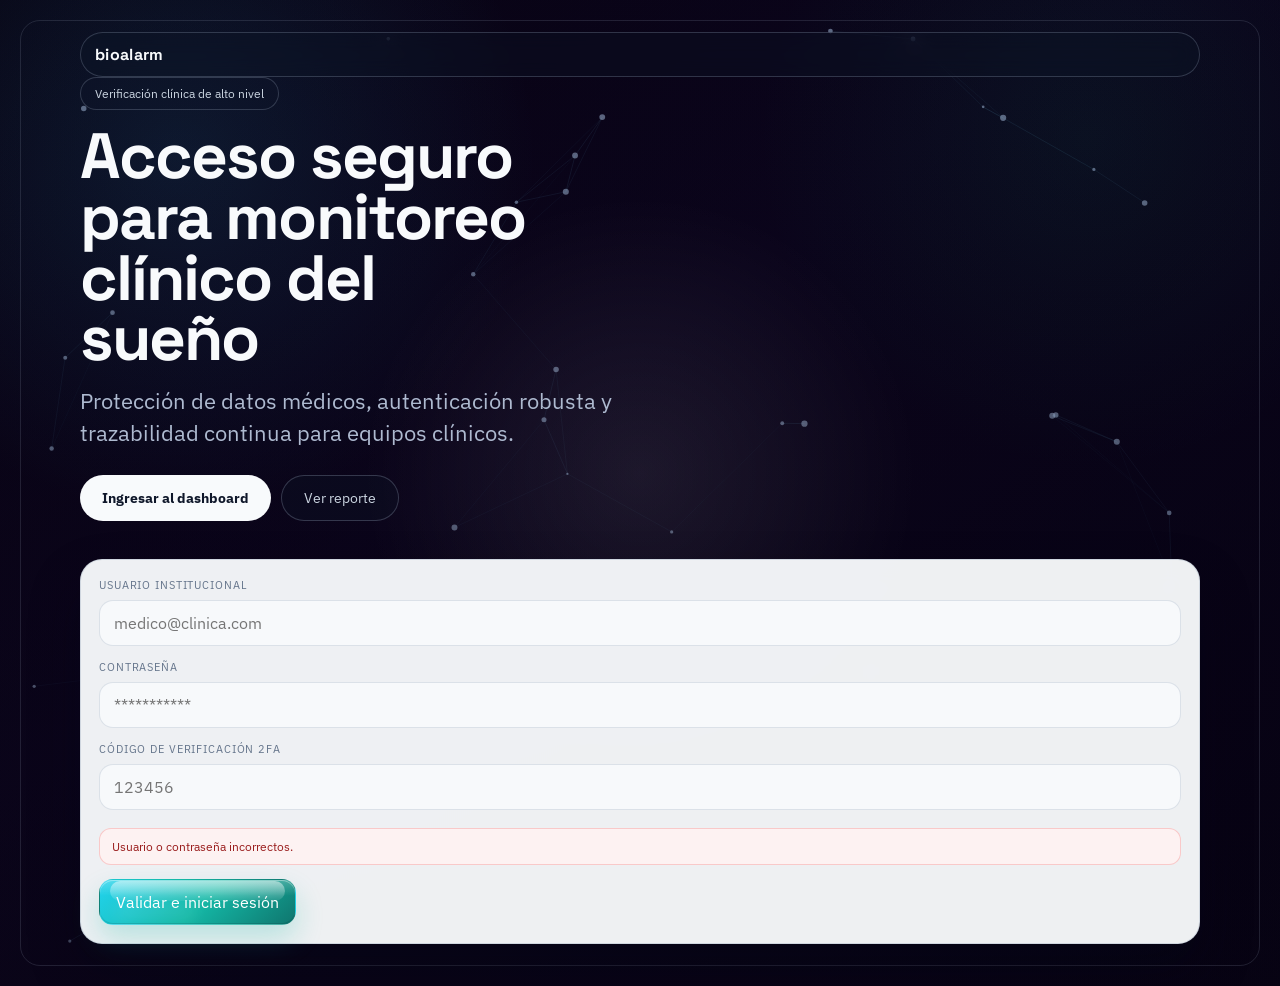
<file: maqueta-web-alarma/index.html>
<!DOCTYPE html>
<html lang="es">
  <head>
    <meta charset="UTF-8" />
    <meta name="viewport" content="width=device-width, initial-scale=1.0" />
    <title>bioalarm · Mockup web</title>
    <link rel="preconnect" href="https://fonts.googleapis.com" />
    <link rel="preconnect" href="https://fonts.gstatic.com" crossorigin />
    <link
      href="https://fonts.googleapis.com/css2?family=IBM+Plex+Sans:wght@400;500;600;700&family=Space+Grotesk:wght@500;600;700&display=swap"
      rel="stylesheet"
    />
    <link rel="stylesheet" href="./styles.css" />
  </head>
  <body>
    <div class="page-shell">
      <section class="prototype-shell">
        <div class="workspace" id="workspace">
          <div class="screen-wrap">
            <section class="screen login-screen active" id="screen-1" data-name="Login seguro">
              <div class="login-stage" id="login-stage">
                <canvas class="threads-canvas" id="threads-canvas"></canvas>
                <div class="login-stage-overlay" aria-hidden="true"></div>

                <div class="login-top-pill">
                  <div class="login-top-brand">bioalarm</div>
                </div>

                <div class="login-hero">
                  <div class="login-copy">
                    <div class="login-kicker">Verificación clínica de alto nivel</div>
                    <h1 class="login-title">Acceso seguro para monitoreo clínico del sueño</h1>
                    <p class="login-subtitle">
                      Protección de datos médicos, autenticación robusta y trazabilidad continua para equipos clínicos.
                    </p>

                    <div class="login-actions">
                      <button class="login-btn-main" type="button" data-go="screen-2">Ingresar al dashboard</button>
                      <button class="login-btn-alt" type="button" data-go="screen-7">Ver reporte</button>
                    </div>
                  </div>

                  <div class="login-form-floating">
                    <label class="label">Usuario institucional</label>
                    <input class="field" type="email" placeholder="medico@clinica.com" />

                    <label class="label">Contraseña</label>
                    <input class="field" type="password" placeholder="***********" />

                    <label class="label">Código de verificación 2FA</label>
                    <input class="field" type="text" placeholder="123456" />

                    <div class="login-alert-inline">Usuario o contraseña incorrectos.</div>

                    <button class="btn primary" type="button" data-go="screen-2">Validar e iniciar sesión</button>
                  </div>
                </div>
              </div>
            </section>

            <section class="screen" id="screen-2" data-name="Dashboard cargando">
              <div class="wireframe">
                <div class="browser-top">
                  <span class="dot"></span>
                  <span class="dot"></span>
                  <div class="url-bar"></div>
                </div>

                <div class="app-shell">
                  <aside class="sidebar">
                    <div class="logo-mark"></div>
                    <div class="menu">
                      <button class="menu-item active" type="button" data-go="screen-3">Inicio</button>
                      <button class="menu-item" type="button" data-go="screen-4">Detalles</button>
                      <button class="menu-item" type="button" data-go="screen-5">Historial</button>
                      <button class="menu-item" type="button" data-go="screen-6">Alertas</button>
                      <button class="menu-item" type="button" data-go="screen-7">Exportar</button>
                      <button class="menu-item" type="button" data-go="screen-9">Perfil</button>
                    </div>
                  </aside>

                  <main class="main">
                    <div class="card hero-card soft">
                      <h3>Dashboard analítico</h3>
                      <p>Cargando datos de la nube y preparando componentes de visualización.</p>
                      <div class="skeleton">
                        <div></div>
                        <div></div>
                        <div></div>
                        <div></div>
                      </div>
                    </div>

                    <div class="row three">
                      <div class="card skeleton-card"><div class="skeleton"><div></div><div></div><div></div></div></div>
                      <div class="card skeleton-card"><div class="skeleton"><div></div><div></div><div></div></div></div>
                      <div class="card skeleton-card"><div class="skeleton"><div></div><div></div><div></div></div></div>
                    </div>

                    <button class="btn secondary" type="button" data-go="screen-3">Omitir espera</button>
                  </main>
                </div>
              </div>
            </section>

            <section class="screen" id="screen-3" data-name="Dashboard analítico">
              <div class="wireframe">
                <div class="browser-top">
                  <span class="dot"></span>
                  <span class="dot"></span>
                  <div class="url-bar"></div>
                </div>

                <div class="app-shell">
                  <aside class="sidebar">
                    <div class="logo-mark"></div>
                    <div class="menu">
                      <button class="menu-item active" type="button" data-go="screen-3">Inicio</button>
                      <button class="menu-item" type="button" data-go="screen-4">Detalles</button>
                      <button class="menu-item" type="button" data-go="screen-5">Historial</button>
                      <button class="menu-item" type="button" data-go="screen-6">Alertas</button>
                      <button class="menu-item" type="button" data-go="screen-7">Exportar</button>
                      <button class="menu-item" type="button" data-go="screen-9">Perfil</button>
                    </div>
                  </aside>

                  <main class="main">
                    <div class="row three">
                      <article class="card metric-card">
                        <span class="metric-label">Calidad promedio</span>
                        <strong>84%</strong>
                        <p>Mejora sostenida respecto al último periodo.</p>
                      </article>
                      <article class="card metric-card">
                        <span class="metric-label">Duración promedio</span>
                        <strong>7h 12m</strong>
                        <p>Se mantiene cerca del objetivo recomendado.</p>
                      </article>
                      <article class="card metric-card">
                        <span class="metric-label">Alertas</span>
                        <strong>3 eventos</strong>
                        <p>Dos medias y una revisión prioritaria.</p>
                      </article>
                    </div>

                    <article class="card chart-card">
                      <div class="section-head">
                        <div>
                          <h3>Tendencias últimos 30 días</h3>
                          <p>Lectura general de calidad nocturna y comportamiento del periodo.</p>
                        </div>
                        <div class="chip-row">
                          <button class="chip selected" type="button" data-trend-range="30">30 días</button>
                          <button class="chip" type="button" data-trend-range="7">7 días</button>
                          <button class="chip" type="button" data-trend-range="90">90 días</button>
                        </div>
                      </div>

                      <div class="chart-with-scale">
                        <div class="axis-y">
                          <span>100%</span>
                          <span>75%</span>
                          <span>50%</span>
                          <span>25%</span>
                          <span>0%</span>
                        </div>
                        <div class="plot-wrap">
                          <div class="plot-grid" id="trend-bars">
                            <span class="bar" style="height:46%"></span>
                            <span class="bar" style="height:72%"></span>
                            <span class="bar" style="height:64%"></span>
                            <span class="bar" style="height:92%"></span>
                            <span class="bar" style="height:84%"></span>
                            <span class="bar" style="height:72%"></span>
                            <span class="bar" style="height:64%"></span>
                          </div>
                          <div class="axis-x" id="trend-axis-x">
                            <span>D1</span>
                            <span>D5</span>
                            <span>D10</span>
                            <span>D15</span>
                            <span>D20</span>
                            <span>D25</span>
                            <span>D30</span>
                          </div>
                        </div>
                      </div>
                      <p class="axis-caption">Eje Y: índice de calidad | Eje X: días del periodo</p>
                    </article>

                    <div class="row two">
                      <article class="card chart-card">
                        <h4>Factor: consumo de café</h4>
                        <div class="chart-with-scale compact">
                          <div class="axis-y">
                            <span>4</span>
                            <span>3</span>
                            <span>2</span>
                            <span>1</span>
                            <span>0</span>
                          </div>
                          <div class="plot-wrap">
                            <div class="plot-grid">
                              <span class="bar b"></span>
                              <span class="bar d"></span>
                              <span class="bar a"></span>
                              <span class="bar c"></span>
                            </div>
                            <div class="axis-x">
                              <span>Sem1</span>
                              <span>Sem2</span>
                              <span>Sem3</span>
                              <span>Sem4</span>
                            </div>
                          </div>
                        </div>
                        <p class="axis-caption">Unidad: tazas promedio / noche</p>
                      </article>

                      <article class="card insight-panel">
                        <div class="insight-head">
                          <div>
                            <h3>Interpretación rápida</h3>
                            <p>Resumen clínico de la última lectura consolidada.</p>
                          </div>
                          <span class="tag success">Estable</span>
                        </div>

                        <div class="insight-grid">
                          <div class="insight-mini">
                            <small>Eficiencia</small>
                            <strong>91%</strong>
                            <p>Mejor que el promedio personal.</p>
                          </div>
                          <div class="insight-mini">
                            <small>Riesgo actual</small>
                            <strong>28</strong>
                            <p>Nivel bajo con una alerta a revisar.</p>
                          </div>
                        </div>

                        <div class="insight-note">
                          El patrón general es estable, con una ligera caída en calidad asociada a
                          movimientos frecuentes en el segundo tercio de la noche.
                        </div>
                      </article>
                    </div>

                    <div class="row two">
                      <button class="btn primary" type="button" data-go="screen-4">Abrir detalle de sesión</button>
                      <button class="btn ghost" type="button" data-go="screen-7">Ir a exportar reporte</button>
                    </div>

                    <div class="row two">
                      <button class="btn ghost" type="button" data-go="screen-5">Abrir historial filtrado</button>
                      <button class="btn secondary" type="button" data-go="screen-9">Configurar perfil de salud</button>
                    </div>
                  </main>
                </div>
              </div>
            </section>

            <section class="screen" id="screen-4" data-name="Detalle de sesión">
              <div class="wireframe">
                <div class="browser-top">
                  <span class="dot"></span>
                  <span class="dot"></span>
                  <div class="url-bar"></div>
                </div>

                <div class="app-shell">
                  <aside class="sidebar">
                    <div class="logo-mark"></div>
                    <div class="menu">
                      <button class="menu-item" type="button" data-go="screen-3">Inicio</button>
                      <button class="menu-item active" type="button" data-go="screen-4">Detalles</button>
                      <button class="menu-item" type="button" data-go="screen-5">Historial</button>
                      <button class="menu-item" type="button" data-go="screen-6">Alertas</button>
                      <button class="menu-item" type="button" data-go="screen-7">Exportar</button>
                      <button class="menu-item" type="button" data-go="screen-9">Perfil</button>
                    </div>
                  </aside>

                  <main class="main">
                    <article class="card hero-card bright">
                      <h3>Análisis de noche · 12 octubre 2025</h3>
                      <p>Calidad 85% · Duración 7h 20m · Eficiencia 91%</p>
                    </article>

                    <article class="card">
                      <div class="row three">
                        <div>
                          <label class="field-label">Métrica principal</label>
                          <select class="select">
                            <option>Arquitectura del sueño (REM / Ligero / Profundo)</option>
                            <option>Ritmo cardíaco nocturno</option>
                            <option>Respiración por minuto</option>
                            <option>Saturación de oxígeno (SpO2)</option>
                          </select>
                        </div>
                        <div>
                          <label class="field-label">Ventana de análisis</label>
                          <select class="select">
                            <option>Noche completa</option>
                            <option>Primer tercio</option>
                            <option>Segundo tercio</option>
                            <option>Último tercio</option>
                          </select>
                        </div>
                        <div>
                          <label class="field-label">Comparar contra</label>
                          <select class="select">
                            <option>Promedio personal 30 días</option>
                            <option>Noche anterior</option>
                            <option>Última semana</option>
                          </select>
                        </div>
                      </div>
                    </article>

                    <article class="card chart-card">
                      <h4>Fases de sueño (REM / Ligero / Profundo)</h4>
                      <div class="line-chart-with-scale">
                        <div class="axis-y">
                          <span>100%</span>
                          <span>75%</span>
                          <span>50%</span>
                          <span>25%</span>
                          <span>0%</span>
                        </div>
                        <div class="plot-wrap">
                          <div class="line-chart">
                            <svg class="timeline-svg" viewBox="0 0 600 180" preserveAspectRatio="none">
                              <polyline
                                points="0,145 60,145 110,80 180,80 240,132 300,132 350,60 430,60 500,118 600,118"
                                fill="none"
                                stroke="#47c0ce"
                                stroke-width="4"
                                stroke-linecap="round"
                                stroke-linejoin="round"
                              />
                              <line x1="0" y1="145" x2="600" y2="145" stroke="#d6dfea" stroke-width="1" />
                              <line x1="0" y1="110" x2="600" y2="110" stroke="#e2e8f0" stroke-width="1" />
                              <line x1="0" y1="75" x2="600" y2="75" stroke="#e2e8f0" stroke-width="1" />
                              <line x1="0" y1="40" x2="600" y2="40" stroke="#edf2f7" stroke-width="1" />
                            </svg>
                          </div>
                          <div class="axis-x">
                            <span>00:00</span>
                            <span>02:00</span>
                            <span>04:00</span>
                            <span>06:00</span>
                            <span>08:00</span>
                          </div>
                        </div>
                      </div>
                      <p class="axis-caption">Eje Y: profundidad (%) | Eje X: tiempo de la sesión</p>
                    </article>

                    <div class="row two">
                      <article class="card metric-mini">
                        <h4>Respiración</h4>
                        <p>12 eventos leves</p>
                      </article>
                      <article class="card metric-mini">
                        <h4>Frecuencia cardíaca</h4>
                        <p>56-72 bpm</p>
                      </article>
                    </div>

                    <article class="card">
                      <h4>Interpretación de resultados</h4>
                      <div class="summary-line">Predominio de sueño ligero entre 02:00 y 03:30, con dos transiciones abruptas.</div>
                      <div class="summary-line">Ritmo cardíaco estable la mayor parte de la noche; incremento leve al final de la sesión.</div>
                      <div class="summary-line">Recomendación: reducir consumo de café posterior a las 17:00 y validar higiene de sueño.</div>
                    </article>

                    <div class="row two">
                      <button class="btn ghost" type="button" data-go="screen-3">Volver a inicio</button>
                      <button class="btn primary" type="button" data-go="screen-7">Exportar este análisis</button>
                    </div>
                  </main>
                </div>
              </div>
            </section>

            <section class="screen" id="screen-5" data-name="Historial de sesiones">
              <div class="wireframe">
                <div class="browser-top">
                  <span class="dot"></span>
                  <span class="dot"></span>
                  <div class="url-bar"></div>
                </div>

                <div class="app-shell">
                  <aside class="sidebar">
                    <div class="logo-mark"></div>
                    <div class="menu">
                      <button class="menu-item" type="button" data-go="screen-3">Inicio</button>
                      <button class="menu-item" type="button" data-go="screen-4">Detalles</button>
                      <button class="menu-item active" type="button" data-go="screen-5">Historial</button>
                      <button class="menu-item" type="button" data-go="screen-6">Alertas</button>
                      <button class="menu-item" type="button" data-go="screen-7">Exportar</button>
                      <button class="menu-item" type="button" data-go="screen-9">Perfil</button>
                    </div>
                  </aside>

                  <main class="main">
                    <article class="card">
                      <h3>Historial de sesiones</h3>
                      <p>Filtra por rango, calidad, eventos y estado clínico.</p>

                      <div class="history-filters">
                        <div class="section-title">Filtros avanzados</div>
                        <div class="row three">
                          <div>
                            <label class="field-label">Desde</label>
                            <input class="input flat" value="2025-10-01" />
                          </div>
                          <div>
                            <label class="field-label">Hasta</label>
                            <input class="input flat" value="2025-10-31" />
                          </div>
                          <div>
                            <label class="field-label">Calidad mínima</label>
                            <select class="select">
                              <option>70%</option>
                              <option selected>75%</option>
                              <option>80%</option>
                              <option>85%</option>
                            </select>
                          </div>
                        </div>

                        <div class="row three">
                          <div>
                            <label class="field-label">Eventos respiratorios</label>
                            <select class="select">
                              <option>Todos</option>
                              <option>0-2 eventos</option>
                              <option>3-5 eventos</option>
                              <option>6+ eventos</option>
                            </select>
                          </div>
                          <div>
                            <label class="field-label">Etiqueta clínica</label>
                            <select class="select">
                              <option>Todas</option>
                              <option>Normal</option>
                              <option>Vigilar</option>
                              <option>Prioritario</option>
                            </select>
                          </div>
                          <div>
                            <label class="field-label">Orden</label>
                            <select class="select">
                              <option>Más reciente</option>
                              <option>Mejor calidad</option>
                              <option>Mayor duración</option>
                            </select>
                          </div>
                        </div>

                        <div class="row two">
                          <button class="btn primary" type="button">Aplicar filtros</button>
                          <button class="btn ghost" type="button">Limpiar filtros</button>
                        </div>

                        <div class="chip-row">
                          <button class="chip selected" type="button" data-toggle-chip="history-period">Octubre</button>
                          <button class="chip" type="button" data-toggle-chip="history-quality">Calidad &gt; 75%</button>
                          <button class="chip" type="button" data-toggle-chip="history-alerts">Sin alertas severas</button>
                        </div>

                        <div class="pill-note">Resultados encontrados: 14 sesiones</div>
                      </div>
                    </article>

                    <div class="history-summary">
                      <div class="mini-kpi"><strong>14</strong><span>Sesiones filtradas</span></div>
                      <div class="mini-kpi"><strong>82%</strong><span>Calidad promedio</span></div>
                      <div class="mini-kpi"><strong>2.1</strong><span>Eventos promedio</span></div>
                    </div>

                    <article class="card">
                      <div class="section-title">Resultados</div>
                      <table class="table">
                        <thead>
                          <tr>
                            <th>Fecha</th>
                            <th>Duración</th>
                            <th>Calidad</th>
                            <th>Eventos</th>
                            <th>Acción</th>
                          </tr>
                        </thead>
                        <tbody>
                          <tr>
                            <td>12 Oct 2025</td>
                            <td>7h 20m</td>
                            <td>85%</td>
                            <td>2</td>
                            <td><button class="table-action" type="button" data-go="screen-4">Ver detalle</button></td>
                          </tr>
                          <tr>
                            <td>11 Oct 2025</td>
                            <td>6h 58m</td>
                            <td>79%</td>
                            <td>4</td>
                            <td><button class="table-action" type="button" data-go="screen-4">Ver detalle</button></td>
                          </tr>
                          <tr>
                            <td>10 Oct 2025</td>
                            <td>7h 42m</td>
                            <td>88%</td>
                            <td>1</td>
                            <td><button class="table-action" type="button" data-go="screen-4">Ver detalle</button></td>
                          </tr>
                        </tbody>
                      </table>
                    </article>

                    <div class="row two">
                      <button class="btn ghost" type="button" data-go="screen-4">Ver análisis de la noche seleccionada</button>
                      <button class="btn primary" type="button" data-go="screen-7">Exportar resultados filtrados</button>
                    </div>
                  </main>
                </div>
              </div>
            </section>

            <section class="screen" id="screen-6" data-name="Alertas clínicas">
              <div class="wireframe">
                <div class="browser-top">
                  <span class="dot"></span>
                  <span class="dot"></span>
                  <div class="url-bar"></div>
                </div>

                <div class="app-shell">
                  <aside class="sidebar">
                    <div class="logo-mark"></div>
                    <div class="menu">
                      <button class="menu-item" type="button" data-go="screen-3">Inicio</button>
                      <button class="menu-item" type="button" data-go="screen-4">Detalles</button>
                      <button class="menu-item" type="button" data-go="screen-5">Historial</button>
                      <button class="menu-item active" type="button" data-go="screen-6">Alertas</button>
                      <button class="menu-item" type="button" data-go="screen-7">Exportar</button>
                      <button class="menu-item" type="button" data-go="screen-9">Perfil</button>
                    </div>
                  </aside>

                  <main class="main">
                    <div class="alert-mock">
                      <strong>Mock alerta crítica activa</strong>
                      <p>SpO2 por debajo de 90% por 4 minutos en la sesión 12 Oct 2025. Requiere revisión prioritaria.</p>
                      <div class="row two">
                        <button class="btn primary" type="button" data-go="screen-4">Revisar sesión ahora</button>
                        <button class="btn ghost" type="button">Marcar como atendida</button>
                      </div>
                    </div>

                    <article class="card">
                      <h3>Alertas clínicas detectadas</h3>
                      <p>Priorización para revisión del equipo médico.</p>
                    </article>

                    <div class="row two">
                      <article class="card">
                        <h4>Evento A</h4>
                        <p>Desaturación nocturna · Prioridad alta</p>
                        <button class="btn ghost" type="button" data-go="screen-4">Abrir sesión</button>
                      </article>
                      <article class="card">
                        <h4>Evento B</h4>
                        <p>Movimientos frecuentes · Prioridad media</p>
                        <button class="btn ghost" type="button" data-go="screen-4">Abrir sesión</button>
                      </article>
                    </div>

                    <article class="card chart-card">
                      <h4>Línea temporal de alertas</h4>
                      <div class="line-chart-with-scale compact-line">
                        <div class="axis-y">
                          <span>5</span>
                          <span>4</span>
                          <span>3</span>
                          <span>2</span>
                          <span>0</span>
                        </div>
                        <div class="plot-wrap">
                          <div class="line-chart small">
                            <svg class="timeline-svg" viewBox="0 0 600 180" preserveAspectRatio="none">
                              <polyline
                                points="0,144 90,128 180,82 270,118 360,60 450,92 540,38 600,46"
                                fill="none"
                                stroke="#14b8a6"
                                stroke-width="4"
                                stroke-linecap="round"
                                stroke-linejoin="round"
                              />
                              <circle cx="90" cy="128" r="6" fill="#38bdf8" />
                              <circle cx="180" cy="82" r="6" fill="#38bdf8" />
                              <circle cx="270" cy="118" r="6" fill="#38bdf8" />
                              <circle cx="360" cy="60" r="6" fill="#38bdf8" />
                              <circle cx="450" cy="92" r="6" fill="#38bdf8" />
                              <circle cx="540" cy="38" r="6" fill="#38bdf8" />
                              <line x1="0" y1="145" x2="600" y2="145" stroke="#d6dfea" stroke-width="1" />
                              <line x1="0" y1="110" x2="600" y2="110" stroke="#e2e8f0" stroke-width="1" />
                              <line x1="0" y1="75" x2="600" y2="75" stroke="#e2e8f0" stroke-width="1" />
                              <line x1="0" y1="40" x2="600" y2="40" stroke="#edf2f7" stroke-width="1" />
                            </svg>
                          </div>
                          <div class="axis-x">
                            <span>Lun</span>
                            <span>Mar</span>
                            <span>Mié</span>
                            <span>Jue</span>
                            <span>Vie</span>
                            <span>Sáb</span>
                          </div>
                        </div>
                      </div>
                      <p class="axis-caption">Cantidad de eventos por día</p>
                    </article>
                  </main>
                </div>
              </div>
            </section>

            <section class="screen" id="screen-7" data-name="Exportar reporte">
              <div class="wireframe">
                <div class="browser-top">
                  <span class="dot"></span>
                  <span class="dot"></span>
                  <div class="url-bar"></div>
                </div>

                <div class="app-shell">
                  <aside class="sidebar">
                    <div class="logo-mark"></div>
                    <div class="menu">
                      <button class="menu-item" type="button" data-go="screen-3">Inicio</button>
                      <button class="menu-item" type="button" data-go="screen-4">Detalles</button>
                      <button class="menu-item" type="button" data-go="screen-5">Historial</button>
                      <button class="menu-item" type="button" data-go="screen-6">Alertas</button>
                      <button class="menu-item active" type="button" data-go="screen-7">Exportar</button>
                      <button class="menu-item" type="button" data-go="screen-9">Perfil</button>
                    </div>
                  </aside>

                  <main class="main">
                    <article class="card">
                      <h3>Descargar reporte médico</h3>
                      <p>Flujo guiado para evitar errores de exportación.</p>

                      <div class="step-grid">
                        <button class="step-box active" type="button" data-step-box="1"><strong>Paso 1</strong><span>Formato</span></button>
                        <button class="step-box" type="button" data-step-box="2"><strong>Paso 2</strong><span>Periodo</span></button>
                        <button class="step-box" type="button" data-step-box="3"><strong>Paso 3</strong><span>Contenido</span></button>
                        <button class="step-box" type="button" data-step-box="4"><strong>Paso 4</strong><span>Confirmación</span></button>
                      </div>

                      <div class="row two">
                        <div>
                          <label class="field-label">Formato de salida</label>
                          <select class="select">
                            <option>PDF clínico</option>
                            <option>CSV analítico</option>
                          </select>
                        </div>
                        <div>
                          <label class="field-label">Rango</label>
                          <select class="select">
                            <option>Últimos 30 días</option>
                            <option>Últimos 7 días</option>
                            <option>Noche puntual</option>
                          </select>
                        </div>
                      </div>

                      <div class="row two">
                        <div>
                          <label class="field-label">Incluir secciones</label>
                          <div class="chip-row">
                            <button class="chip selected" type="button" data-toggle-chip="export-summary">Resumen</button>
                            <button class="chip selected" type="button" data-toggle-chip="export-rem">Detalle REM</button>
                            <button class="chip" type="button" data-toggle-chip="export-alerts">Alertas</button>
                          </div>
                        </div>
                        <div>
                          <label class="field-label">Destino</label>
                          <select class="select">
                            <option>Descarga local</option>
                            <option>Enviar por correo médico</option>
                          </select>
                        </div>
                      </div>

                      <div class="row two">
                        <button class="btn primary" type="button" data-go="screen-8">Descargar</button>
                        <button class="btn ghost" type="button" data-go="screen-4">Previsualizar</button>
                      </div>
                    </article>

                    <div class="row two">
                      <article class="card">
                        <h4>Vista previa de estructura</h4>
                        <div class="summary-line">1. Datos del paciente y periodo</div>
                        <div class="summary-line">2. Indicadores de calidad y duración</div>
                        <div class="summary-line">3. Gráficas: REM, FC, respiración</div>
                        <div class="summary-line">4. Interpretación automática</div>
                      </article>

                      <article class="card">
                        <h4>Control de salida</h4>
                        <div class="summary-line">Tamaño estimado: 2.4 MB</div>
                        <div class="summary-line">Tiempo de generación: ~12 s</div>
                        <div class="summary-line">Cumple formato médico: Sí</div>
                        <button class="btn ghost" type="button" data-go="screen-5">Exportar desde historial filtrado</button>
                      </article>
                    </div>

                    <div class="message">
                      La estructura del archivo será: portada, resumen, detalle técnico e interpretación.
                    </div>
                  </main>
                </div>
              </div>
            </section>

            <section class="screen" id="screen-8" data-name="Descarga exitosa">
              <div class="wireframe">
                <div class="browser-top">
                  <span class="dot"></span>
                  <span class="dot"></span>
                  <div class="url-bar"></div>
                </div>

                <div class="main standalone">
                  <div class="center-stack">
                    <article class="card success-card">
                      <h3>Exportación completada</h3>
                      <p>Tu reporte se ha descargado correctamente.</p>
                      <div class="row two">
                        <button class="btn primary" type="button" data-go="screen-7">Abrir archivo</button>
                        <button class="btn ghost" type="button" data-go="screen-3">Volver al dashboard</button>
                      </div>
                      <div class="row two">
                        <button class="btn ghost" type="button" data-go="screen-9">Actualizar perfil de salud</button>
                        <button class="btn secondary" type="button" data-go="screen-5">Ver historial filtrado</button>
                      </div>
                    </article>

                    <article class="card">
                      <h4>Resumen del archivo</h4>
                      <p>Formato: PDF · Rango: últimos 30 días · Incluye análisis y resumen clínico.</p>
                    </article>
                  </div>
                </div>
              </div>
            </section>

            <section class="screen" id="screen-9" data-name="Perfil y salud">
              <div class="wireframe">
                <div class="browser-top">
                  <span class="dot"></span>
                  <span class="dot"></span>
                  <div class="url-bar"></div>
                </div>

                <div class="app-shell">
                  <aside class="sidebar">
                    <div class="logo-mark"></div>
                    <div class="menu">
                      <button class="menu-item" type="button" data-go="screen-3">Inicio</button>
                      <button class="menu-item" type="button" data-go="screen-4">Detalles</button>
                      <button class="menu-item" type="button" data-go="screen-5">Historial</button>
                      <button class="menu-item" type="button" data-go="screen-6">Alertas</button>
                      <button class="menu-item" type="button" data-go="screen-7">Exportar</button>
                      <button class="menu-item active" type="button" data-go="screen-9">Perfil</button>
                    </div>
                  </aside>

                  <main class="main">
                    <article class="card">
                      <h3>Foto / avatar del paciente</h3>
                      <div class="avatar-block">
                        <div class="avatar-placeholder">Espacio de avatar o imagen</div>
                        <div class="profile-meta">
                          <div class="summary-line">ID paciente: SLP-2025-001</div>
                          <div class="summary-line">Última actualización: 22-02-2026</div>
                          <div class="summary-line">Fuente: carga manual / sistema clínico</div>
                          <div class="row two">
                            <button class="btn primary" type="button">Subir imagen</button>
                            <button class="btn ghost" type="button">Quitar imagen</button>
                          </div>
                        </div>
                      </div>
                    </article>

                    <article class="card">
                      <h3>Perfil y parámetros de salud</h3>
                      <p>Estos datos ajustan la interpretación automática de resultados.</p>
                      <div class="row three">
                        <div>
                          <label class="field-label">Nombre paciente</label>
                          <input class="input flat" value="Paciente Demo" />
                        </div>
                        <div>
                          <label class="field-label">Edad</label>
                          <input class="input flat" value="42" />
                        </div>
                        <div>
                          <label class="field-label">Sexo biológico</label>
                          <select class="select">
                            <option>Femenino</option>
                            <option selected>Masculino</option>
                            <option>Otro</option>
                          </select>
                        </div>
                      </div>

                      <div class="row three">
                        <div>
                          <label class="field-label">Peso (kg)</label>
                          <input class="input flat" value="78" />
                        </div>
                        <div>
                          <label class="field-label">Talla (cm)</label>
                          <input class="input flat" value="176" />
                        </div>
                        <div>
                          <label class="field-label">Objetivo de sueño</label>
                          <select class="select">
                            <option>7 horas</option>
                            <option selected>7.5 horas</option>
                            <option>8 horas</option>
                          </select>
                        </div>
                      </div>
                    </article>

                    <article class="card">
                      <h4>Antecedentes y condiciones relevantes</h4>
                      <div class="chip-row">
                        <button class="chip selected" type="button" data-toggle-chip="condition-ht">Hipertensión</button>
                        <button class="chip" type="button" data-toggle-chip="condition-db">Diabetes</button>
                        <button class="chip selected" type="button" data-toggle-chip="condition-apnea">Apnea diagnosticada</button>
                        <button class="chip" type="button" data-toggle-chip="condition-anxiety">Ansiedad</button>
                        <button class="chip" type="button" data-toggle-chip="condition-none">Ninguna</button>
                      </div>
                      <div class="note-block">
                        <label class="field-label">Medicación nocturna / observaciones</label>
                        <textarea class="textarea">Melatonina 3mg, toma 22:30. Ronquido frecuente reportado por pareja.</textarea>
                      </div>
                    </article>

                    <div class="row two">
                      <article class="card">
                        <h4>Impacto en interpretación</h4>
                        <div class="summary-line">Se ajusta umbral de alerta en ritmo cardíaco.</div>
                        <div class="summary-line">Se activa regla de vigilancia para pausas respiratorias.</div>
                        <div class="summary-line">El score final pondera antecedentes clínicos.</div>
                      </article>

                      <article class="card">
                        <h4>Acciones</h4>
                        <div class="stack-actions">
                          <button class="btn primary" type="button">Guardar perfil</button>
                          <button class="btn ghost" type="button" data-go="screen-3">Recalcular dashboard</button>
                          <button class="btn ghost" type="button" data-go="screen-4">Revisar detalle con ajustes</button>
                        </div>
                      </article>
                    </div>
                  </main>
                </div>
              </div>
            </section>
          </div>
        </div>
      </section>
    </div>

    <script src="https://code.jquery.com/jquery-3.7.1.min.js"></script>
    <script src="./app.js"></script>
  </body>
</html>
</file>
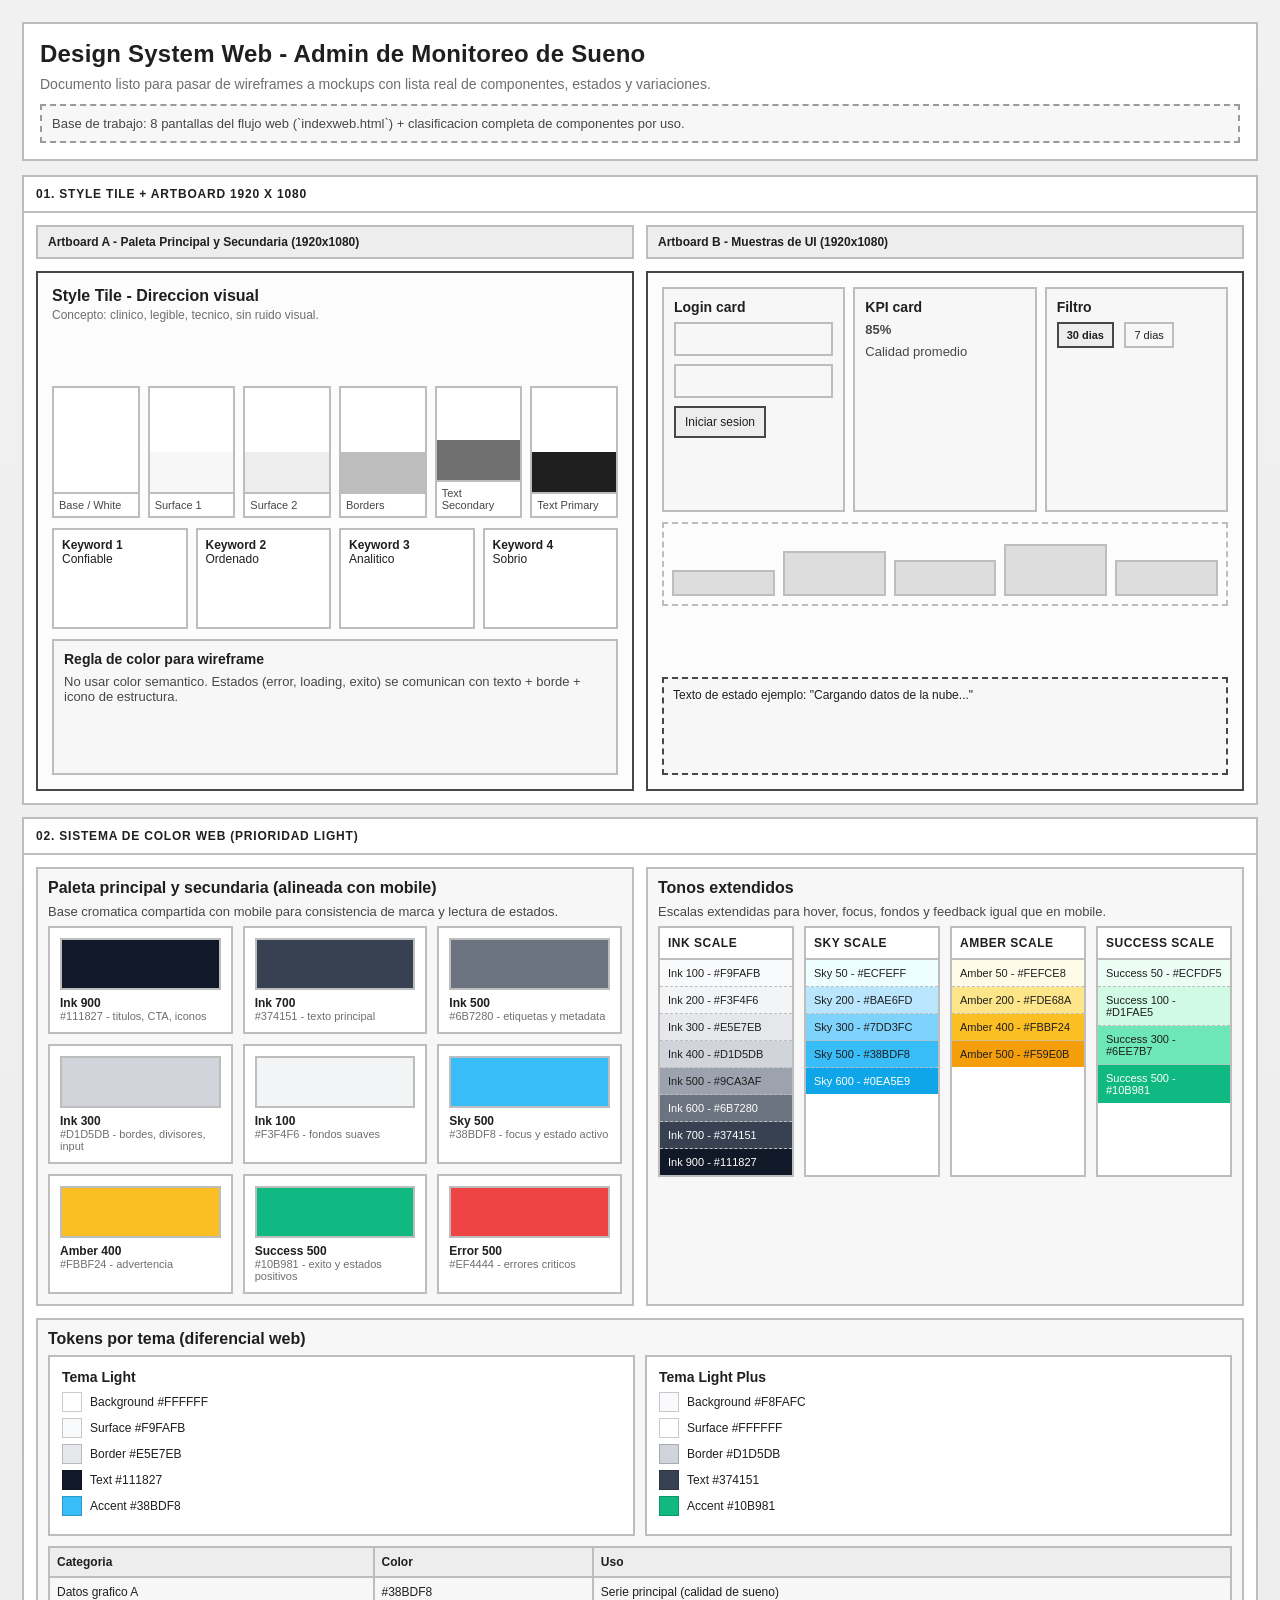
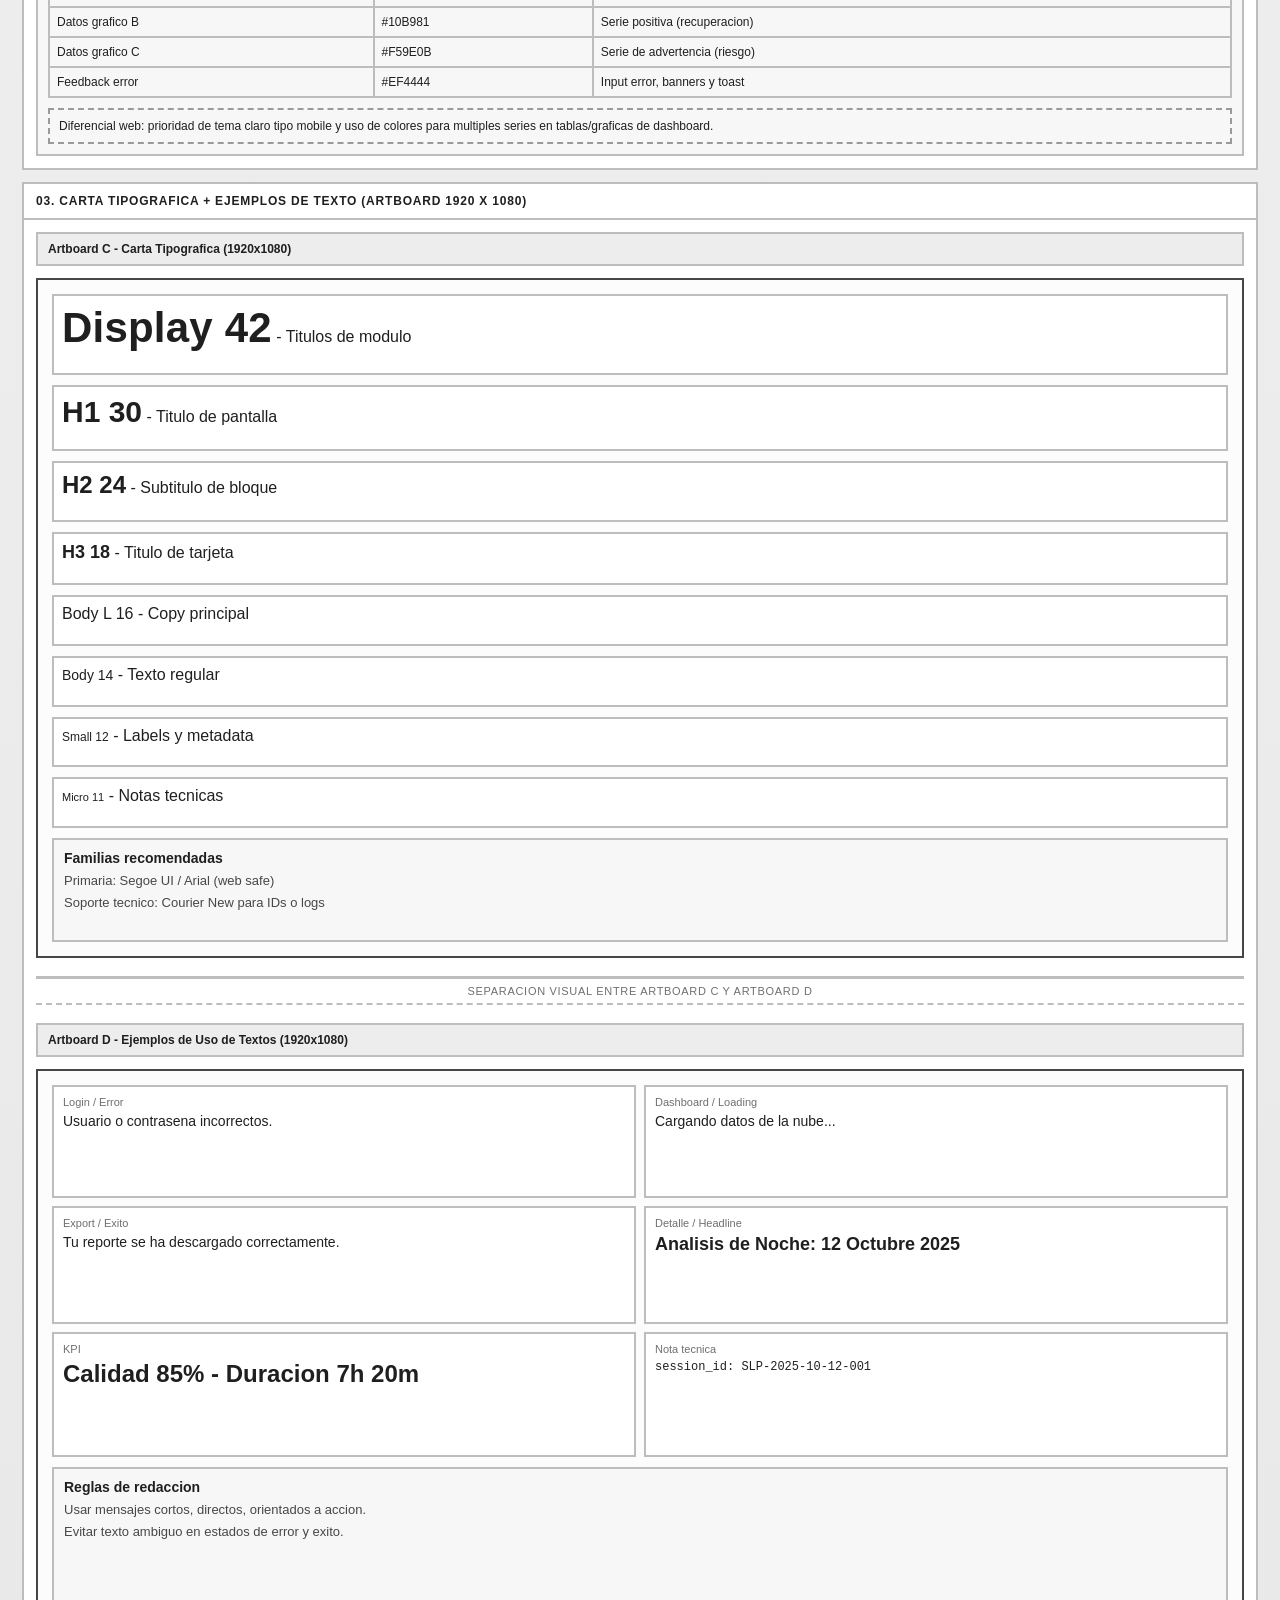
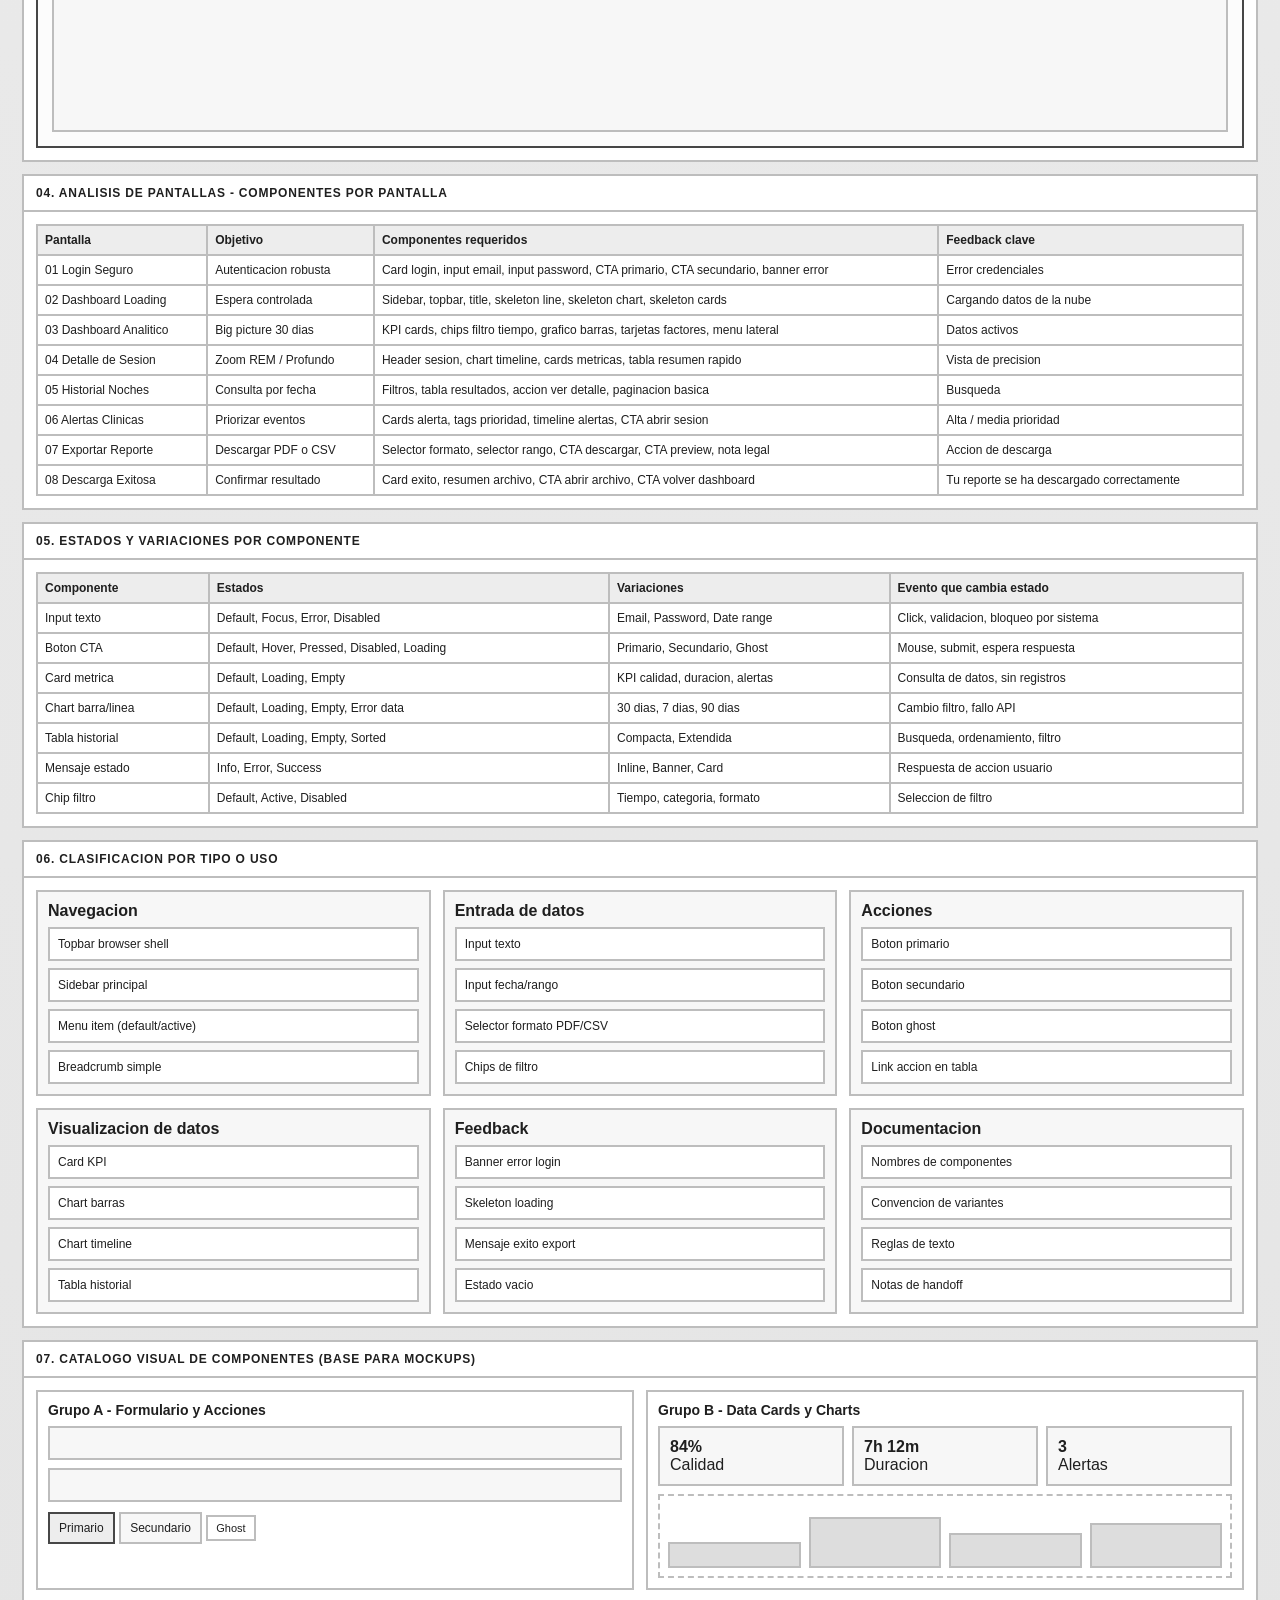
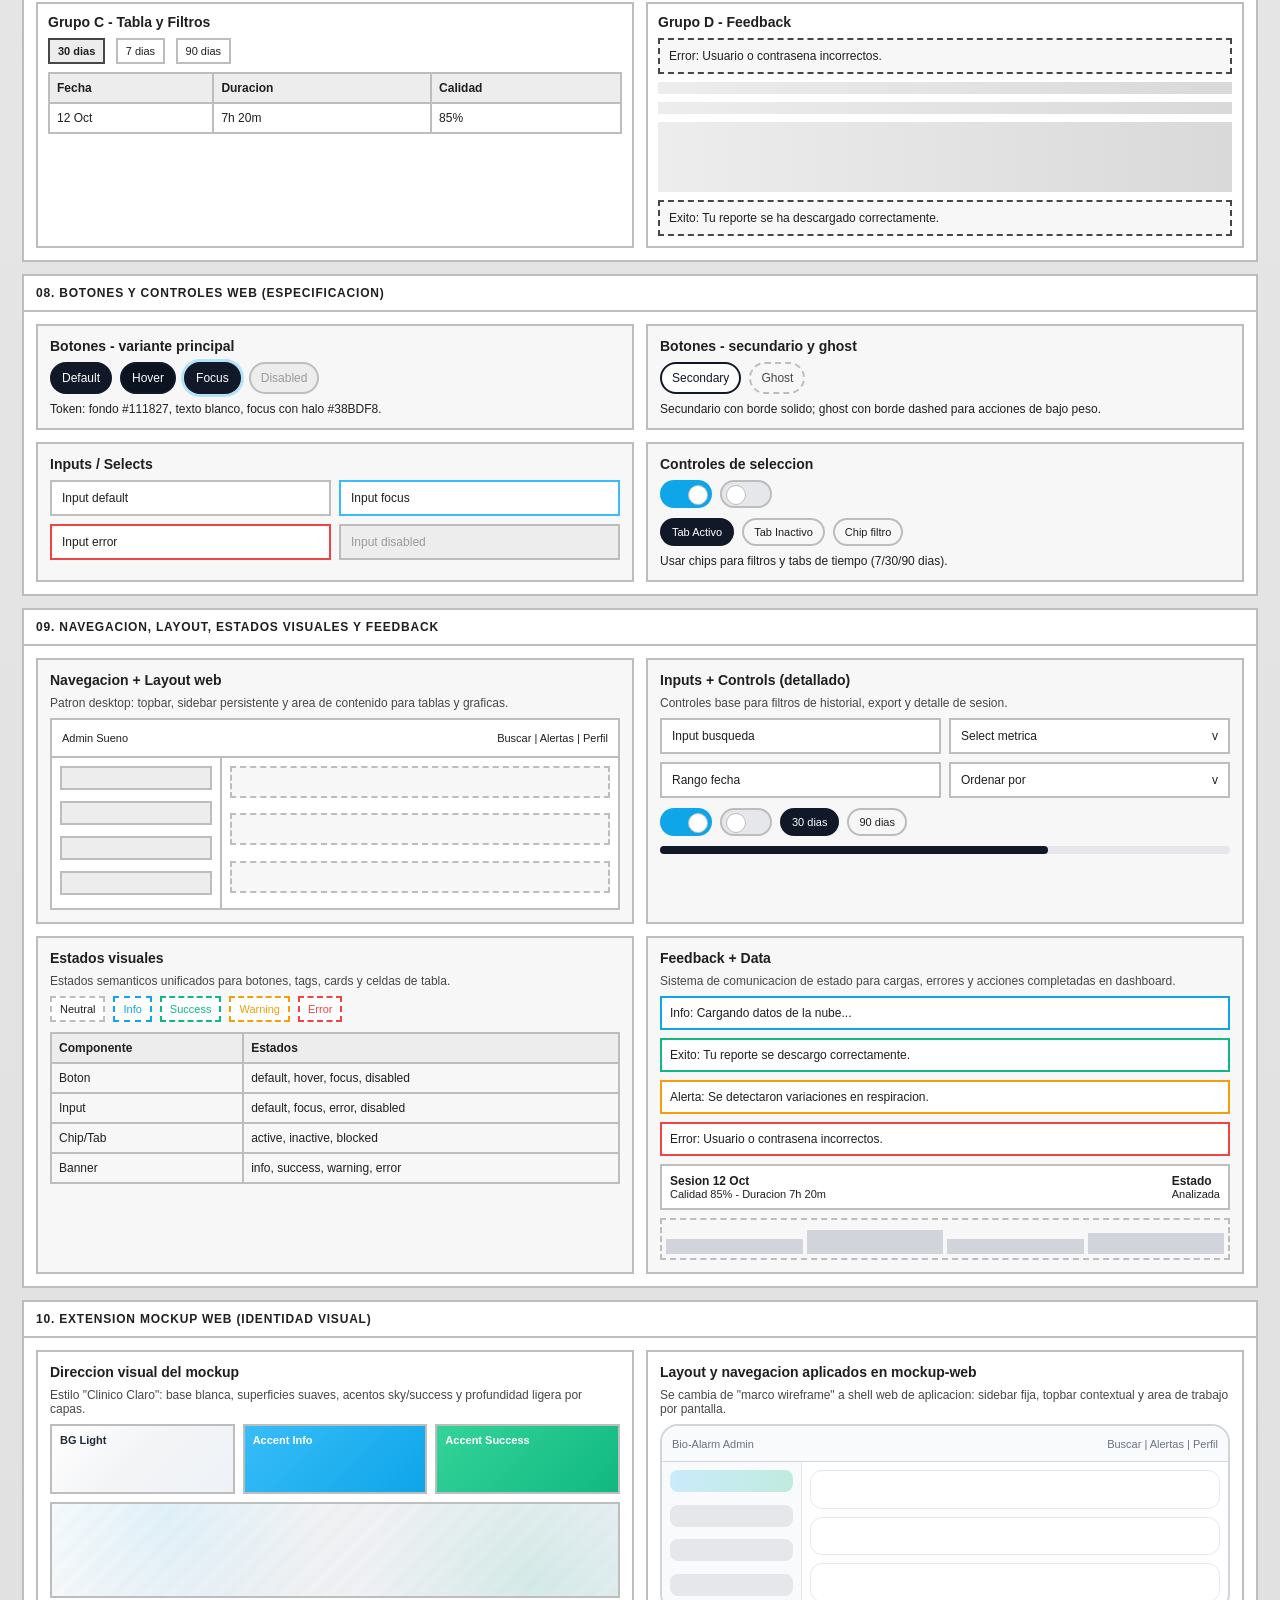
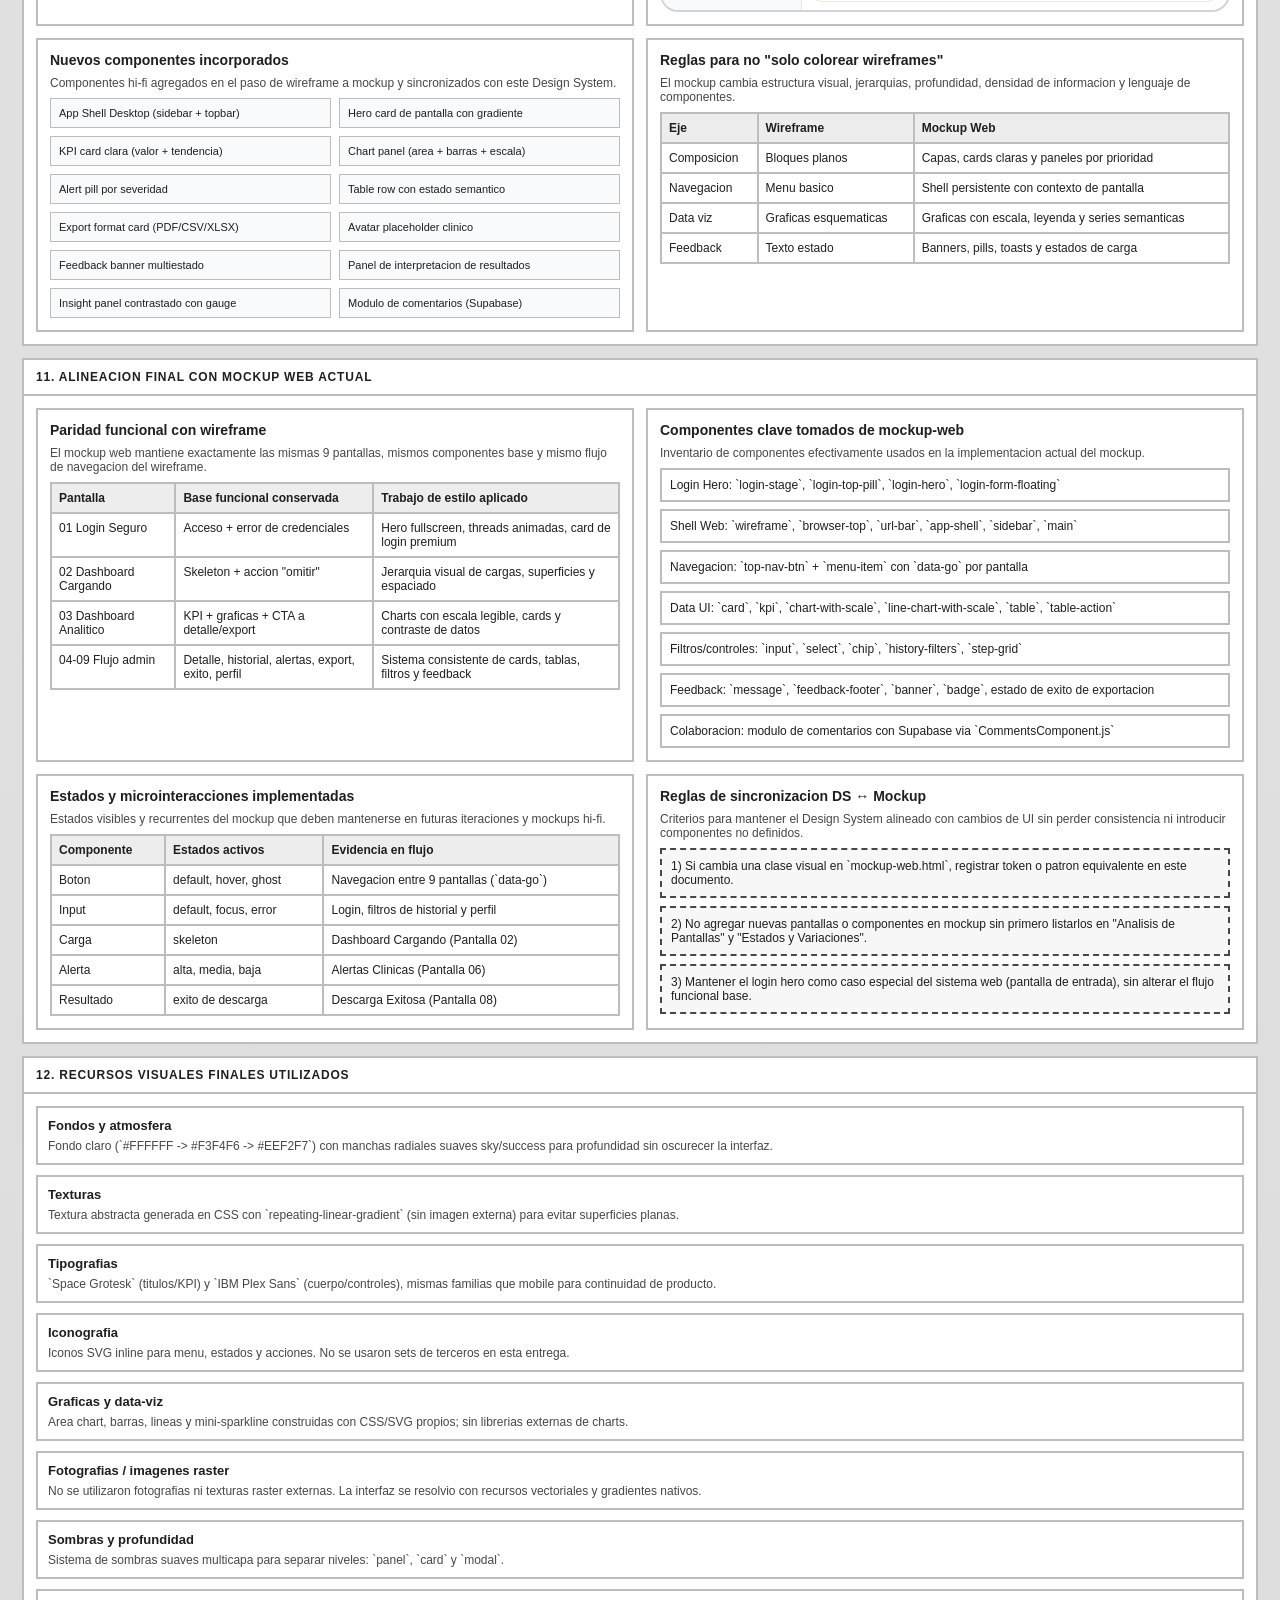
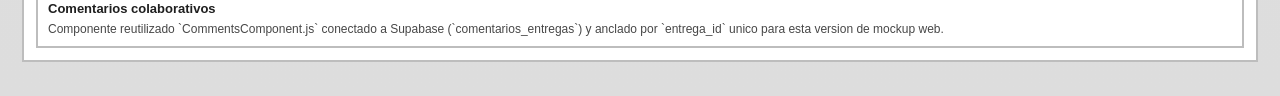
<file: design-system-web.html>
<!DOCTYPE html>
<html lang="es">
  <head>
    <meta charset="UTF-8" />
    <meta name="viewport" content="width=device-width, initial-scale=1.0" />
    <title>Design System Web - Admin Sueno</title>
    <style>
      :root {
        --gray-0: #ffffff;
        --gray-50: #f7f7f7;
        --gray-100: #ededed;
        --gray-200: #dddddd;
        --gray-300: #bdbdbd;
        --gray-400: #9a9a9a;
        --gray-500: #6f6f6f;
        --gray-700: #474747;
        --gray-900: #1f1f1f;
        --ink-900: #111827;
        --ink-700: #374151;
        --ink-500: #6b7280;
        --ink-300: #d1d5db;
        --ink-100: #f3f4f6;
        --sky-500: #38bdf8;
        --amber-400: #fbbf24;
        --success-500: #10b981;
        --error-500: #ef4444;
      }

      * {
        box-sizing: border-box;
      }

      body {
        margin: 0;
        background: linear-gradient(180deg, #f1f1f1 0%, #dddddd 100%);
        color: var(--gray-900);
        font-family: "Segoe UI", Arial, sans-serif;
      }

      .page {
        max-width: 1440px;
        margin: 0 auto;
        padding: 22px;
      }

      .hero {
        border: 2px solid var(--gray-300);
        background: var(--gray-0);
        padding: 16px;
        margin-bottom: 14px;
      }

      .hero h1 {
        margin: 0 0 8px 0;
        font-size: 24px;
        letter-spacing: 0.2px;
      }

      .hero p {
        margin: 0;
        color: var(--gray-500);
        font-size: 14px;
      }

      .note {
        margin-top: 12px;
        border: 2px dashed var(--gray-400);
        background: var(--gray-50);
        padding: 10px;
        font-size: 13px;
        color: var(--gray-700);
      }

      .section {
        border: 2px solid var(--gray-300);
        background: var(--gray-0);
        margin-bottom: 12px;
      }

      .section-head {
        border-bottom: 2px solid var(--gray-300);
        padding: 10px 12px;
        text-transform: uppercase;
        letter-spacing: 0.8px;
        font-size: 12px;
        font-weight: 700;
      }

      .section-body {
        padding: 12px;
      }

      .grid {
        display: grid;
        gap: 12px;
      }

      .grid.two {
        grid-template-columns: repeat(2, minmax(0, 1fr));
      }

      .grid.three {
        grid-template-columns: repeat(3, minmax(0, 1fr));
      }

      .box {
        border: 2px solid var(--gray-300);
        background: var(--gray-50);
        padding: 10px;
      }

      .box h3,
      .box h4,
      .box p {
        margin: 0 0 7px 0;
      }

      .box h3 {
        font-size: 16px;
      }

      .box h4 {
        font-size: 14px;
      }

      .box p {
        font-size: 13px;
        color: var(--gray-700);
      }

      .artboard-wrap {
        display: grid;
        gap: 12px;
      }

      .artboard-title {
        border: 2px solid var(--gray-300);
        background: var(--gray-100);
        padding: 8px 10px;
        font-size: 12px;
        font-weight: 700;
      }

      .artboard {
        width: 100%;
        aspect-ratio: 16 / 9;
        border: 2px solid var(--gray-700);
        background: #fcfcfc;
        padding: 14px;
        display: grid;
        gap: 10px;
        min-height: 520px;
        overflow: auto;
      }

      .artboard-stack {
        display: grid;
        gap: 18px;
      }

      .artboard-separator {
        border-top: 3px solid var(--gray-300);
        border-bottom: 2px dashed var(--gray-300);
        padding: 6px 0;
        text-align: center;
        font-size: 11px;
        color: var(--gray-500);
        text-transform: uppercase;
        letter-spacing: 0.7px;
      }

      .subtitle {
        font-size: 12px;
        color: var(--gray-500);
      }

      .swatches {
        display: grid;
        grid-template-columns: repeat(6, minmax(0, 1fr));
        gap: 8px;
      }

      .swatch {
        border: 2px solid var(--gray-300);
        background: var(--gray-0);
        min-height: 70px;
        display: grid;
        align-content: end;
      }

      .swatch-sample {
        height: 42px;
        border-bottom: 2px solid var(--gray-300);
      }

      .swatch-label {
        font-size: 11px;
        padding: 5px;
        color: var(--gray-700);
      }

      .mood-row {
        display: grid;
        grid-template-columns: repeat(4, minmax(0, 1fr));
        gap: 8px;
      }

      .mood {
        border: 2px solid var(--gray-300);
        background: var(--gray-0);
        padding: 8px;
        font-size: 12px;
      }

      .type-line {
        border: 2px solid var(--gray-300);
        background: var(--gray-0);
        padding: 8px;
      }

      .display {
        font-size: 42px;
        font-weight: 700;
        letter-spacing: 0.2px;
      }

      .h1 {
        font-size: 30px;
        font-weight: 700;
      }

      .h2 {
        font-size: 24px;
        font-weight: 700;
      }

      .h3 {
        font-size: 18px;
        font-weight: 700;
      }

      .body-l {
        font-size: 16px;
      }

      .body {
        font-size: 14px;
      }

      .small {
        font-size: 12px;
      }

      .micro {
        font-size: 11px;
      }

      .usage-grid {
        display: grid;
        grid-template-columns: repeat(2, minmax(0, 1fr));
        gap: 8px;
      }

      .usage-card {
        border: 2px solid var(--gray-300);
        background: var(--gray-0);
        padding: 9px;
      }

      .usage-label {
        font-size: 11px;
        color: var(--gray-500);
        margin-bottom: 5px;
      }

      .mono {
        font-family: "Courier New", monospace;
      }

      table {
        width: 100%;
        border-collapse: collapse;
        font-size: 12px;
      }

      th,
      td {
        border: 2px solid var(--gray-300);
        padding: 7px;
        text-align: left;
        vertical-align: top;
      }

      th {
        background: var(--gray-100);
      }

      .token-list {
        display: grid;
        gap: 7px;
      }

      .token-item {
        border: 2px solid var(--gray-300);
        background: var(--gray-0);
        padding: 8px;
        font-size: 12px;
      }

      .component-frame {
        border: 2px solid var(--gray-300);
        background: var(--gray-0);
        padding: 10px;
      }

      .component-frame h4 {
        margin: 0 0 8px 0;
        font-size: 14px;
      }

      .input {
        height: 34px;
        border: 2px solid var(--gray-300);
        background: var(--gray-50);
      }

      .btn {
        display: inline-block;
        border: 2px solid var(--gray-700);
        background: var(--gray-100);
        font-size: 12px;
        padding: 7px 9px;
      }

      .btn.secondary {
        border-color: var(--gray-300);
        background: var(--gray-50);
      }

      .chip {
        display: inline-block;
        border: 2px solid var(--gray-300);
        padding: 5px 8px;
        font-size: 11px;
        margin-right: 6px;
      }

      .chip.active {
        border-color: var(--gray-700);
        background: var(--gray-100);
        font-weight: 700;
      }

      .skeleton {
        display: grid;
        gap: 8px;
      }

      .skeleton-line {
        height: 12px;
        background: linear-gradient(90deg, #ededed 0%, #d9d9d9 50%, #ededed 100%);
        background-size: 200% 100%;
        animation: shimmer 1.3s linear infinite;
      }

      .skeleton-box {
        height: 70px;
        background: linear-gradient(90deg, #ededed 0%, #d9d9d9 50%, #ededed 100%);
        background-size: 200% 100%;
        animation: shimmer 1.3s linear infinite;
      }

      .state {
        border: 2px dashed var(--gray-700);
        background: var(--gray-50);
        padding: 9px;
        font-size: 12px;
      }

      .row {
        display: grid;
        gap: 8px;
      }

      .row.three {
        grid-template-columns: repeat(3, minmax(0, 1fr));
      }

      .chart {
        height: 84px;
        border: 2px dashed var(--gray-300);
        display: flex;
        align-items: end;
        gap: 8px;
        padding: 8px;
      }

      .bar {
        flex: 1;
        border: 2px solid var(--gray-300);
        background: var(--gray-200);
      }

      .h40 {
        height: 40%;
      }

      .h55 {
        height: 55%;
      }

      .h70 {
        height: 70%;
      }

      .h80 {
        height: 80%;
      }

      .palette-grid {
        display: grid;
        grid-template-columns: repeat(3, minmax(0, 1fr));
        gap: 10px;
      }

      .tone-card {
        border: 2px solid var(--gray-300);
        background: var(--gray-0);
        padding: 10px;
      }

      .tone-sample {
        height: 52px;
        border: 2px solid var(--gray-300);
        margin-bottom: 6px;
      }

      .tone-name {
        font-size: 12px;
        font-weight: 700;
      }

      .tone-hex {
        font-size: 11px;
        color: var(--gray-500);
      }

      .theme-grid {
        display: grid;
        grid-template-columns: repeat(2, minmax(0, 1fr));
        gap: 10px;
      }

      .theme-card {
        border: 2px solid var(--gray-300);
        padding: 12px;
      }

      .theme-card.light {
        background: #ffffff;
        color: #1f1f1f;
      }

      .theme-card.alt {
        background: #f8fafc;
        color: #1f1f1f;
      }

      .theme-token {
        display: flex;
        align-items: center;
        gap: 8px;
        margin-bottom: 6px;
        font-size: 12px;
      }

      .theme-token span {
        width: 20px;
        height: 20px;
        border: 1px solid rgba(0, 0, 0, 0.2);
        display: inline-block;
      }

      .controls-grid {
        display: grid;
        grid-template-columns: repeat(2, minmax(0, 1fr));
        gap: 12px;
      }

      .control-card {
        border: 2px solid var(--gray-300);
        background: var(--gray-50);
        padding: 12px;
      }

      .control-card h4 {
        margin: 0 0 8px 0;
        font-size: 14px;
      }

      .state-row {
        display: flex;
        flex-wrap: wrap;
        gap: 8px;
      }

      .btn-token {
        border: 2px solid #111827;
        background: #111827;
        color: #ffffff;
        font-size: 12px;
        padding: 7px 10px;
        border-radius: 999px;
      }

      .btn-token.hover {
        background: #0b1220;
      }

      .btn-token.focus {
        box-shadow: 0 0 0 3px rgba(56, 189, 248, 0.35);
      }

      .btn-token.disabled {
        border-color: #bdbdbd;
        background: #ededed;
        color: #9a9a9a;
      }

      .btn-token.secondary {
        border-color: #111827;
        background: #ffffff;
        color: #111827;
      }

      .btn-token.ghost {
        border: 2px dashed #bdbdbd;
        background: transparent;
        color: #474747;
      }

      .field-sample {
        height: 36px;
        border: 2px solid #bdbdbd;
        background: #ffffff;
        display: flex;
        align-items: center;
        padding: 0 10px;
        font-size: 12px;
      }

      .field-sample.focus {
        border-color: #38bdf8;
      }

      .field-sample.error {
        border-color: #ef4444;
      }

      .field-sample.disabled {
        background: #ededed;
        color: #9a9a9a;
      }

      .switch-sample {
        width: 52px;
        height: 28px;
        border-radius: 999px;
        border: 2px solid #bdbdbd;
        background: #e5e7eb;
        position: relative;
      }

      .switch-sample::after {
        content: "";
        width: 18px;
        height: 18px;
        border-radius: 999px;
        background: #ffffff;
        border: 1px solid #bdbdbd;
        position: absolute;
        top: 3px;
        left: 4px;
      }

      .switch-sample.on {
        background: #0ea5e9;
        border-color: #0ea5e9;
      }

      .switch-sample.on::after {
        left: 26px;
      }

      .chip-row-spec {
        display: flex;
        flex-wrap: wrap;
        gap: 8px;
      }

      .chip-spec {
        border: 2px solid #bdbdbd;
        padding: 6px 10px;
        font-size: 11px;
        border-radius: 999px;
      }

      .chip-spec.active {
        background: #111827;
        color: #ffffff;
        border-color: #111827;
      }

      .color-step-grid {
        display: grid;
        grid-template-columns: repeat(4, minmax(0, 1fr));
        gap: 10px;
      }

      .color-family {
        border: 2px solid var(--gray-300);
        background: var(--gray-0);
      }

      .color-family h4 {
        margin: 0;
        padding: 8px;
        border-bottom: 2px solid var(--gray-300);
        font-size: 12px;
        text-transform: uppercase;
        letter-spacing: 0.5px;
      }

      .family-tone {
        padding: 7px 8px;
        border-bottom: 1px dashed var(--gray-300);
        font-size: 11px;
      }

      .family-tone:last-child {
        border-bottom: 0;
      }

      .web-diff {
        border: 2px dashed var(--gray-400);
        background: var(--gray-50);
        padding: 9px;
        font-size: 12px;
      }

      .patterns-grid {
        display: grid;
        grid-template-columns: repeat(2, minmax(0, 1fr));
        gap: 12px;
      }

      .pattern-card {
        border: 2px solid var(--gray-300);
        background: var(--gray-50);
        padding: 12px;
      }

      .pattern-card h3 {
        margin: 0 0 8px 0;
        font-size: 14px;
      }

      .pattern-card p {
        margin: 0 0 8px 0;
        font-size: 12px;
        color: var(--gray-700);
      }

      .web-shell {
        border: 2px solid var(--gray-300);
        background: var(--gray-0);
      }

      .web-topbar {
        height: 38px;
        border-bottom: 2px solid var(--gray-300);
        display: flex;
        align-items: center;
        justify-content: space-between;
        padding: 0 10px;
        font-size: 11px;
      }

      .web-main {
        display: grid;
        grid-template-columns: 170px 1fr;
        min-height: 150px;
      }

      .web-side {
        border-right: 2px solid var(--gray-300);
        padding: 8px;
        display: grid;
        gap: 6px;
      }

      .web-nav {
        border: 2px solid var(--gray-300);
        background: var(--gray-100);
        height: 24px;
      }

      .web-content {
        padding: 8px;
        display: grid;
        gap: 8px;
      }

      .web-row {
        height: 32px;
        border: 2px dashed var(--gray-300);
        background: var(--gray-50);
      }

      .control-grid-extended {
        display: grid;
        grid-template-columns: repeat(2, minmax(0, 1fr));
        gap: 8px;
      }

      .select-sample {
        height: 36px;
        border: 2px solid #bdbdbd;
        background: #ffffff;
        display: flex;
        align-items: center;
        justify-content: space-between;
        padding: 0 10px;
        font-size: 12px;
      }

      .slider-sample-web {
        width: 100%;
        height: 8px;
        border-radius: 999px;
        background: #e5e7eb;
        position: relative;
      }

      .slider-sample-web::after {
        content: "";
        position: absolute;
        top: 0;
        left: 0;
        height: 8px;
        width: 68%;
        border-radius: 999px;
        background: #111827;
      }

      .state-pills {
        display: flex;
        flex-wrap: wrap;
        gap: 8px;
      }

      .state-pill {
        border: 2px dashed var(--gray-300);
        background: var(--gray-0);
        padding: 5px 8px;
        font-size: 11px;
      }

      .state-pill.info {
        border-color: #0ea5e9;
        color: #0ea5e9;
      }

      .state-pill.success {
        border-color: #10b981;
        color: #10b981;
      }

      .state-pill.warning {
        border-color: #f59e0b;
        color: #f59e0b;
      }

      .state-pill.error {
        border-color: #ef4444;
        color: #ef4444;
      }

      .feedback-mini {
        display: grid;
        gap: 8px;
      }

      .banner {
        border: 2px solid var(--gray-300);
        background: var(--gray-0);
        padding: 8px;
        font-size: 12px;
      }

      .banner.info {
        border-color: #0ea5e9;
      }

      .banner.success {
        border-color: #10b981;
      }

      .banner.warning {
        border-color: #f59e0b;
      }

      .banner.error {
        border-color: #ef4444;
      }

      .status-row-mini {
        border: 2px solid var(--gray-300);
        background: var(--gray-0);
        padding: 8px;
        display: flex;
        justify-content: space-between;
        gap: 8px;
        font-size: 11px;
      }

      .status-row-mini strong {
        display: block;
        font-size: 12px;
      }

      .metric-chart-mini {
        height: 42px;
        border: 2px dashed var(--gray-300);
        display: flex;
        align-items: end;
        gap: 4px;
        padding: 4px;
      }

      .metric-chart-mini span {
        flex: 1;
        background: #d1d5db;
      }

      .metric-chart-mini span:nth-child(2) {
        height: 80%;
      }

      .metric-chart-mini span:nth-child(1),
      .metric-chart-mini span:nth-child(3) {
        height: 50%;
      }

      .metric-chart-mini span:nth-child(4) {
        height: 70%;
      }

      .hifi-grid {
        display: grid;
        grid-template-columns: repeat(2, minmax(0, 1fr));
        gap: 12px;
      }

      .hifi-card {
        border: 2px solid var(--gray-300);
        background: #ffffff;
        padding: 12px;
      }

      .hifi-card h3 {
        margin: 0 0 8px 0;
        font-size: 14px;
      }

      .hifi-card p {
        margin: 0 0 8px 0;
        font-size: 12px;
        color: var(--gray-700);
      }

      .gradient-row {
        display: grid;
        grid-template-columns: repeat(3, minmax(0, 1fr));
        gap: 8px;
      }

      .gradient-token {
        border: 2px solid var(--gray-300);
        min-height: 70px;
        padding: 8px;
        color: #ffffff;
        font-size: 11px;
        font-weight: 700;
      }

      .texture-sample {
        border: 2px solid var(--gray-300);
        min-height: 96px;
        background:
          radial-gradient(circle at 20% 10%, rgba(56, 189, 248, 0.12) 0%, transparent 35%),
          radial-gradient(circle at 85% 85%, rgba(16, 185, 129, 0.11) 0%, transparent 34%),
          repeating-linear-gradient(
            135deg,
            rgba(15, 23, 42, 0.01),
            rgba(15, 23, 42, 0.01) 8px,
            rgba(15, 23, 42, 0.02) 8px,
            rgba(15, 23, 42, 0.02) 16px
          ),
          linear-gradient(135deg, #ffffff 0%, #f3f4f6 45%, #eef2f7 100%);
      }

      .mock-shell {
        border: 2px solid #d1d5db;
        border-radius: 18px;
        overflow: hidden;
        background: #ffffff;
      }

      .mock-shell .top {
        height: 36px;
        border-bottom: 1px solid #d1d5db;
        display: flex;
        align-items: center;
        justify-content: space-between;
        padding: 0 10px;
        color: #6b7280;
        font-size: 11px;
        background: #f8fafc;
      }

      .mock-shell .body {
        display: grid;
        grid-template-columns: 140px 1fr;
        min-height: 148px;
      }

      .mock-shell .left {
        border-right: 1px solid #e5e7eb;
        padding: 8px;
        display: grid;
        gap: 6px;
        background: #f8fafc;
      }

      .mock-shell .nav {
        border-radius: 8px;
        background: #e5e7eb;
        height: 22px;
      }

      .mock-shell .nav.active {
        background: linear-gradient(90deg, rgba(56, 189, 248, 0.24), rgba(16, 185, 129, 0.24));
      }

      .mock-shell .right {
        padding: 8px;
        display: grid;
        gap: 8px;
      }

      .mock-shell .panel {
        border-radius: 12px;
        border: 1px solid #e5e7eb;
        background: #ffffff;
        min-height: 36px;
      }

      .component-tag-grid {
        display: grid;
        grid-template-columns: repeat(2, minmax(0, 1fr));
        gap: 8px;
      }

      .component-tag {
        border: 1px solid var(--gray-300);
        background: #f8fafc;
        padding: 8px;
        font-size: 11px;
      }

      .resource-list {
        display: grid;
        gap: 10px;
      }

      .resource-item {
        border: 2px solid var(--gray-300);
        background: #ffffff;
        padding: 10px;
      }

      .resource-item h4 {
        margin: 0 0 6px 0;
        font-size: 13px;
      }

      .resource-item p {
        margin: 0;
        font-size: 12px;
        color: var(--gray-700);
      }

      @keyframes shimmer {
        from {
          background-position: 100% 0;
        }
        to {
          background-position: -100% 0;
        }
      }

      @media (max-width: 1080px) {
        .grid.two,
        .grid.three,
        .usage-grid,
        .row.three,
        .swatches,
        .mood-row,
        .palette-grid,
        .theme-grid,
        .controls-grid,
        .patterns-grid,
        .control-grid-extended,
        .color-step-grid,
        .hifi-grid,
        .gradient-row,
        .component-tag-grid {
          grid-template-columns: 1fr;
        }

        .web-main {
          grid-template-columns: 1fr;
        }

        .mock-shell .body {
          grid-template-columns: 1fr;
        }

        .mock-shell .left {
          border-right: 0;
          border-bottom: 1px solid rgba(148, 163, 184, 0.24);
        }

        .web-side {
          border-right: 0;
          border-bottom: 2px solid var(--gray-300);
        }
      }
    </style>
  </head>
  <body>
    <div class="page">
      <header class="hero">
        <h1>Design System Web - Admin de Monitoreo de Sueno</h1>
        <p>
          Documento listo para pasar de wireframes a mockups con lista real de
          componentes, estados y variaciones.
        </p>
        <div class="note">
          Base de trabajo: 8 pantallas del flujo web (`indexweb.html`) +
          clasificacion completa de componentes por uso.
        </div>
      </header>

      <section class="section">
        <div class="section-head">01. Style Tile + Artboard 1920 x 1080</div>
        <div class="section-body grid two">
          <div class="artboard-wrap">
            <div class="artboard-title">Artboard A - Paleta Principal y Secundaria (1920x1080)</div>
            <div class="artboard">
              <div>
                <strong>Style Tile - Direccion visual</strong><br />
                <span class="subtitle">
                  Concepto: clinico, legible, tecnico, sin ruido visual.
                </span>
              </div>
              <div class="swatches">
                <div class="swatch">
                  <div class="swatch-sample" style="background:#ffffff;"></div>
                  <div class="swatch-label">Base / White</div>
                </div>
                <div class="swatch">
                  <div class="swatch-sample" style="background:#f7f7f7;"></div>
                  <div class="swatch-label">Surface 1</div>
                </div>
                <div class="swatch">
                  <div class="swatch-sample" style="background:#ededed;"></div>
                  <div class="swatch-label">Surface 2</div>
                </div>
                <div class="swatch">
                  <div class="swatch-sample" style="background:#bdbdbd;"></div>
                  <div class="swatch-label">Borders</div>
                </div>
                <div class="swatch">
                  <div class="swatch-sample" style="background:#6f6f6f;"></div>
                  <div class="swatch-label">Text Secondary</div>
                </div>
                <div class="swatch">
                  <div class="swatch-sample" style="background:#1f1f1f;"></div>
                  <div class="swatch-label">Text Primary</div>
                </div>
              </div>
              <div class="mood-row">
                <div class="mood"><strong>Keyword 1</strong><br />Confiable</div>
                <div class="mood"><strong>Keyword 2</strong><br />Ordenado</div>
                <div class="mood"><strong>Keyword 3</strong><br />Analitico</div>
                <div class="mood"><strong>Keyword 4</strong><br />Sobrio</div>
              </div>
              <div class="box">
                <h4>Regla de color para wireframe</h4>
                <p>
                  No usar color semantico. Estados (error, loading, exito) se
                  comunican con texto + borde + icono de estructura.
                </p>
              </div>
            </div>
          </div>

          <div class="artboard-wrap">
            <div class="artboard-title">Artboard B - Muestras de UI (1920x1080)</div>
            <div class="artboard">
              <div class="row three">
                <div class="box">
                  <h4>Login card</h4>
                  <div class="input"></div>
                  <div style="height:8px;"></div>
                  <div class="input"></div>
                  <div style="height:8px;"></div>
                  <span class="btn">Iniciar sesion</span>
                </div>
                <div class="box">
                  <h4>KPI card</h4>
                  <p class="h2">85%</p>
                  <p>Calidad promedio</p>
                </div>
                <div class="box">
                  <h4>Filtro</h4>
                  <span class="chip active">30 dias</span>
                  <span class="chip">7 dias</span>
                </div>
              </div>
              <div class="chart">
                <span class="bar h40"></span>
                <span class="bar h70"></span>
                <span class="bar h55"></span>
                <span class="bar h80"></span>
                <span class="bar h55"></span>
              </div>
              <div class="state">
                Texto de estado ejemplo: "Cargando datos de la nube..."
              </div>
            </div>
          </div>
        </div>
      </section>

      <section class="section">
        <div class="section-head">02. Sistema de Color Web (Prioridad Light)</div>
        <div class="section-body grid two">
          <div class="box">
            <h3>Paleta principal y secundaria (alineada con mobile)</h3>
            <p>
              Base cromatica compartida con mobile para consistencia de marca y
              lectura de estados.
            </p>
            <div class="palette-grid">
              <div class="tone-card">
                <div class="tone-sample" style="background:#111827;"></div>
                <div class="tone-name">Ink 900</div>
                <div class="tone-hex">#111827 - titulos, CTA, iconos</div>
              </div>
              <div class="tone-card">
                <div class="tone-sample" style="background:#374151;"></div>
                <div class="tone-name">Ink 700</div>
                <div class="tone-hex">#374151 - texto principal</div>
              </div>
              <div class="tone-card">
                <div class="tone-sample" style="background:#6b7280;"></div>
                <div class="tone-name">Ink 500</div>
                <div class="tone-hex">#6B7280 - etiquetas y metadata</div>
              </div>
              <div class="tone-card">
                <div class="tone-sample" style="background:#d1d5db;"></div>
                <div class="tone-name">Ink 300</div>
                <div class="tone-hex">#D1D5DB - bordes, divisores, input</div>
              </div>
              <div class="tone-card">
                <div class="tone-sample" style="background:#f3f4f6;"></div>
                <div class="tone-name">Ink 100</div>
                <div class="tone-hex">#F3F4F6 - fondos suaves</div>
              </div>
              <div class="tone-card">
                <div class="tone-sample" style="background:#38bdf8;"></div>
                <div class="tone-name">Sky 500</div>
                <div class="tone-hex">#38BDF8 - focus y estado activo</div>
              </div>
              <div class="tone-card">
                <div class="tone-sample" style="background:#fbbf24;"></div>
                <div class="tone-name">Amber 400</div>
                <div class="tone-hex">#FBBF24 - advertencia</div>
              </div>
              <div class="tone-card">
                <div class="tone-sample" style="background:#10b981;"></div>
                <div class="tone-name">Success 500</div>
                <div class="tone-hex">#10B981 - exito y estados positivos</div>
              </div>
              <div class="tone-card">
                <div class="tone-sample" style="background:#ef4444;"></div>
                <div class="tone-name">Error 500</div>
                <div class="tone-hex">#EF4444 - errores criticos</div>
              </div>
            </div>
          </div>

          <div class="box">
            <h3>Tonos extendidos</h3>
            <p>
              Escalas extendidas para hover, focus, fondos y feedback igual que
              en mobile.
            </p>
            <div class="color-step-grid">
              <div class="color-family">
                <h4>Ink Scale</h4>
                <div class="family-tone" style="background:#f9fafb;">Ink 100 - #F9FAFB</div>
                <div class="family-tone" style="background:#f3f4f6;">Ink 200 - #F3F4F6</div>
                <div class="family-tone" style="background:#e5e7eb;">Ink 300 - #E5E7EB</div>
                <div class="family-tone" style="background:#d1d5db;">Ink 400 - #D1D5DB</div>
                <div class="family-tone" style="background:#9ca3af;">Ink 500 - #9CA3AF</div>
                <div class="family-tone" style="background:#6b7280; color:#fff;">Ink 600 - #6B7280</div>
                <div class="family-tone" style="background:#374151; color:#fff;">Ink 700 - #374151</div>
                <div class="family-tone" style="background:#111827; color:#fff;">Ink 900 - #111827</div>
              </div>
              <div class="color-family">
                <h4>Sky Scale</h4>
                <div class="family-tone" style="background:#ecfeff;">Sky 50 - #ECFEFF</div>
                <div class="family-tone" style="background:#bae6fd;">Sky 200 - #BAE6FD</div>
                <div class="family-tone" style="background:#7dd3fc;">Sky 300 - #7DD3FC</div>
                <div class="family-tone" style="background:#38bdf8;">Sky 500 - #38BDF8</div>
                <div class="family-tone" style="background:#0ea5e9; color:#fff;">Sky 600 - #0EA5E9</div>
              </div>
              <div class="color-family">
                <h4>Amber Scale</h4>
                <div class="family-tone" style="background:#fefce8;">Amber 50 - #FEFCE8</div>
                <div class="family-tone" style="background:#fde68a;">Amber 200 - #FDE68A</div>
                <div class="family-tone" style="background:#fbbf24;">Amber 400 - #FBBF24</div>
                <div class="family-tone" style="background:#f59e0b;">Amber 500 - #F59E0B</div>
              </div>
              <div class="color-family">
                <h4>Success Scale</h4>
                <div class="family-tone" style="background:#ecfdf5;">Success 50 - #ECFDF5</div>
                <div class="family-tone" style="background:#d1fae5;">Success 100 - #D1FAE5</div>
                <div class="family-tone" style="background:#6ee7b7;">Success 300 - #6EE7B7</div>
                <div class="family-tone" style="background:#10b981; color:#fff;">Success 500 - #10B981</div>
              </div>
            </div>
          </div>

          <div class="box" style="grid-column:1 / -1;">
            <h3>Tokens por tema (diferencial web)</h3>
            <div class="theme-grid">
              <div class="theme-card light">
                <h4>Tema Light</h4>
                <div class="theme-token"><span style="background:#ffffff;"></span> Background #FFFFFF</div>
                <div class="theme-token"><span style="background:#f9fafb;"></span> Surface #F9FAFB</div>
                <div class="theme-token"><span style="background:#e5e7eb;"></span> Border #E5E7EB</div>
                <div class="theme-token"><span style="background:#111827;"></span> Text #111827</div>
                <div class="theme-token"><span style="background:#38bdf8;"></span> Accent #38BDF8</div>
              </div>
              <div class="theme-card light">
                <h4>Tema Light Plus</h4>
                <div class="theme-token"><span style="background:#f8fafc;"></span> Background #F8FAFC</div>
                <div class="theme-token"><span style="background:#ffffff;"></span> Surface #FFFFFF</div>
                <div class="theme-token"><span style="background:#d1d5db;"></span> Border #D1D5DB</div>
                <div class="theme-token"><span style="background:#374151;"></span> Text #374151</div>
                <div class="theme-token"><span style="background:#10b981;"></span> Accent #10B981</div>
              </div>
            </div>
            <table style="margin-top:10px;">
              <thead>
                <tr>
                  <th>Categoria</th>
                  <th>Color</th>
                  <th>Uso</th>
                </tr>
              </thead>
              <tbody>
                <tr>
                  <td>Datos grafico A</td>
                  <td>#38BDF8</td>
                  <td>Serie principal (calidad de sueno)</td>
                </tr>
                <tr>
                  <td>Datos grafico B</td>
                  <td>#10B981</td>
                  <td>Serie positiva (recuperacion)</td>
                </tr>
                <tr>
                  <td>Datos grafico C</td>
                  <td>#F59E0B</td>
                  <td>Serie de advertencia (riesgo)</td>
                </tr>
                <tr>
                  <td>Feedback error</td>
                  <td>#EF4444</td>
                  <td>Input error, banners y toast</td>
                </tr>
              </tbody>
            </table>
            <div class="web-diff" style="margin-top:10px;">
              Diferencial web: prioridad de tema claro tipo mobile y uso de
              colores para multiples series en tablas/graficas de dashboard.
            </div>
          </div>
        </div>
      </section>

      <section class="section">
        <div class="section-head">03. Carta Tipografica + Ejemplos de Texto (Artboard 1920 x 1080)</div>
        <div class="section-body artboard-stack">
          <div class="artboard-wrap">
            <div class="artboard-title">Artboard C - Carta Tipografica (1920x1080)</div>
            <div class="artboard">
              <div class="type-line"><span class="display">Display 42</span> - Titulos de modulo</div>
              <div class="type-line"><span class="h1">H1 30</span> - Titulo de pantalla</div>
              <div class="type-line"><span class="h2">H2 24</span> - Subtitulo de bloque</div>
              <div class="type-line"><span class="h3">H3 18</span> - Titulo de tarjeta</div>
              <div class="type-line"><span class="body-l">Body L 16</span> - Copy principal</div>
              <div class="type-line"><span class="body">Body 14</span> - Texto regular</div>
              <div class="type-line"><span class="small">Small 12</span> - Labels y metadata</div>
              <div class="type-line"><span class="micro">Micro 11</span> - Notas tecnicas</div>
              <div class="box">
                <h4>Familias recomendadas</h4>
                <p>Primaria: Segoe UI / Arial (web safe)</p>
                <p>Soporte tecnico: Courier New para IDs o logs</p>
              </div>
            </div>
          </div>

          <div class="artboard-separator">Separacion visual entre Artboard C y Artboard D</div>

          <div class="artboard-wrap">
            <div class="artboard-title">Artboard D - Ejemplos de Uso de Textos (1920x1080)</div>
            <div class="artboard">
              <div class="usage-grid">
                <div class="usage-card">
                  <div class="usage-label">Login / Error</div>
                  <div class="body">Usuario o contrasena incorrectos.</div>
                </div>
                <div class="usage-card">
                  <div class="usage-label">Dashboard / Loading</div>
                  <div class="body">Cargando datos de la nube...</div>
                </div>
                <div class="usage-card">
                  <div class="usage-label">Export / Exito</div>
                  <div class="body">Tu reporte se ha descargado correctamente.</div>
                </div>
                <div class="usage-card">
                  <div class="usage-label">Detalle / Headline</div>
                  <div class="h3">Analisis de Noche: 12 Octubre 2025</div>
                </div>
                <div class="usage-card">
                  <div class="usage-label">KPI</div>
                  <div class="h2">Calidad 85% - Duracion 7h 20m</div>
                </div>
                <div class="usage-card">
                  <div class="usage-label">Nota tecnica</div>
                  <div class="mono small">session_id: SLP-2025-10-12-001</div>
                </div>
              </div>
              <div class="box">
                <h4>Reglas de redaccion</h4>
                <p>Usar mensajes cortos, directos, orientados a accion.</p>
                <p>Evitar texto ambiguo en estados de error y exito.</p>
              </div>
            </div>
          </div>
        </div>
      </section>

      <section class="section">
        <div class="section-head">04. Analisis de Pantallas - Componentes por Pantalla</div>
        <div class="section-body">
          <table>
            <thead>
              <tr>
                <th>Pantalla</th>
                <th>Objetivo</th>
                <th>Componentes requeridos</th>
                <th>Feedback clave</th>
              </tr>
            </thead>
            <tbody>
              <tr>
                <td>01 Login Seguro</td>
                <td>Autenticacion robusta</td>
                <td>Card login, input email, input password, CTA primario, CTA secundario, banner error</td>
                <td>Error credenciales</td>
              </tr>
              <tr>
                <td>02 Dashboard Loading</td>
                <td>Espera controlada</td>
                <td>Sidebar, topbar, title, skeleton line, skeleton chart, skeleton cards</td>
                <td>Cargando datos de la nube</td>
              </tr>
              <tr>
                <td>03 Dashboard Analitico</td>
                <td>Big picture 30 dias</td>
                <td>KPI cards, chips filtro tiempo, grafico barras, tarjetas factores, menu lateral</td>
                <td>Datos activos</td>
              </tr>
              <tr>
                <td>04 Detalle de Sesion</td>
                <td>Zoom REM / Profundo</td>
                <td>Header sesion, chart timeline, cards metricas, tabla resumen rapido</td>
                <td>Vista de precision</td>
              </tr>
              <tr>
                <td>05 Historial Noches</td>
                <td>Consulta por fecha</td>
                <td>Filtros, tabla resultados, accion ver detalle, paginacion basica</td>
                <td>Busqueda</td>
              </tr>
              <tr>
                <td>06 Alertas Clinicas</td>
                <td>Priorizar eventos</td>
                <td>Cards alerta, tags prioridad, timeline alertas, CTA abrir sesion</td>
                <td>Alta / media prioridad</td>
              </tr>
              <tr>
                <td>07 Exportar Reporte</td>
                <td>Descargar PDF o CSV</td>
                <td>Selector formato, selector rango, CTA descargar, CTA preview, nota legal</td>
                <td>Accion de descarga</td>
              </tr>
              <tr>
                <td>08 Descarga Exitosa</td>
                <td>Confirmar resultado</td>
                <td>Card exito, resumen archivo, CTA abrir archivo, CTA volver dashboard</td>
                <td>Tu reporte se ha descargado correctamente</td>
              </tr>
            </tbody>
          </table>
        </div>
      </section>

      <section class="section">
        <div class="section-head">05. Estados y Variaciones por Componente</div>
        <div class="section-body">
          <table>
            <thead>
              <tr>
                <th>Componente</th>
                <th>Estados</th>
                <th>Variaciones</th>
                <th>Evento que cambia estado</th>
              </tr>
            </thead>
            <tbody>
              <tr>
                <td>Input texto</td>
                <td>Default, Focus, Error, Disabled</td>
                <td>Email, Password, Date range</td>
                <td>Click, validacion, bloqueo por sistema</td>
              </tr>
              <tr>
                <td>Boton CTA</td>
                <td>Default, Hover, Pressed, Disabled, Loading</td>
                <td>Primario, Secundario, Ghost</td>
                <td>Mouse, submit, espera respuesta</td>
              </tr>
              <tr>
                <td>Card metrica</td>
                <td>Default, Loading, Empty</td>
                <td>KPI calidad, duracion, alertas</td>
                <td>Consulta de datos, sin registros</td>
              </tr>
              <tr>
                <td>Chart barra/linea</td>
                <td>Default, Loading, Empty, Error data</td>
                <td>30 dias, 7 dias, 90 dias</td>
                <td>Cambio filtro, fallo API</td>
              </tr>
              <tr>
                <td>Tabla historial</td>
                <td>Default, Loading, Empty, Sorted</td>
                <td>Compacta, Extendida</td>
                <td>Busqueda, ordenamiento, filtro</td>
              </tr>
              <tr>
                <td>Mensaje estado</td>
                <td>Info, Error, Success</td>
                <td>Inline, Banner, Card</td>
                <td>Respuesta de accion usuario</td>
              </tr>
              <tr>
                <td>Chip filtro</td>
                <td>Default, Active, Disabled</td>
                <td>Tiempo, categoria, formato</td>
                <td>Seleccion de filtro</td>
              </tr>
            </tbody>
          </table>
        </div>
      </section>

      <section class="section">
        <div class="section-head">06. Clasificacion por Tipo o Uso</div>
        <div class="section-body grid three">
          <div class="box">
            <h3>Navegacion</h3>
            <div class="token-list">
              <div class="token-item">Topbar browser shell</div>
              <div class="token-item">Sidebar principal</div>
              <div class="token-item">Menu item (default/active)</div>
              <div class="token-item">Breadcrumb simple</div>
            </div>
          </div>
          <div class="box">
            <h3>Entrada de datos</h3>
            <div class="token-list">
              <div class="token-item">Input texto</div>
              <div class="token-item">Input fecha/rango</div>
              <div class="token-item">Selector formato PDF/CSV</div>
              <div class="token-item">Chips de filtro</div>
            </div>
          </div>
          <div class="box">
            <h3>Acciones</h3>
            <div class="token-list">
              <div class="token-item">Boton primario</div>
              <div class="token-item">Boton secundario</div>
              <div class="token-item">Boton ghost</div>
              <div class="token-item">Link accion en tabla</div>
            </div>
          </div>
          <div class="box">
            <h3>Visualizacion de datos</h3>
            <div class="token-list">
              <div class="token-item">Card KPI</div>
              <div class="token-item">Chart barras</div>
              <div class="token-item">Chart timeline</div>
              <div class="token-item">Tabla historial</div>
            </div>
          </div>
          <div class="box">
            <h3>Feedback</h3>
            <div class="token-list">
              <div class="token-item">Banner error login</div>
              <div class="token-item">Skeleton loading</div>
              <div class="token-item">Mensaje exito export</div>
              <div class="token-item">Estado vacio</div>
            </div>
          </div>
          <div class="box">
            <h3>Documentacion</h3>
            <div class="token-list">
              <div class="token-item">Nombres de componentes</div>
              <div class="token-item">Convencion de variantes</div>
              <div class="token-item">Reglas de texto</div>
              <div class="token-item">Notas de handoff</div>
            </div>
          </div>
        </div>
      </section>

      <section class="section">
        <div class="section-head">07. Catalogo Visual de Componentes (Base para Mockups)</div>
        <div class="section-body grid two">
          <div class="component-frame">
            <h4>Grupo A - Formulario y Acciones</h4>
            <div class="input"></div>
            <div style="height:8px;"></div>
            <div class="input"></div>
            <div style="height:10px;"></div>
            <span class="btn">Primario</span>
            <span class="btn secondary">Secundario</span>
            <span class="chip">Ghost</span>
          </div>
          <div class="component-frame">
            <h4>Grupo B - Data Cards y Charts</h4>
            <div class="row three">
              <div class="box"><strong>84%</strong><br />Calidad</div>
              <div class="box"><strong>7h 12m</strong><br />Duracion</div>
              <div class="box"><strong>3</strong><br />Alertas</div>
            </div>
            <div style="height:8px;"></div>
            <div class="chart">
              <span class="bar h40"></span>
              <span class="bar h80"></span>
              <span class="bar h55"></span>
              <span class="bar h70"></span>
            </div>
          </div>
          <div class="component-frame">
            <h4>Grupo C - Tabla y Filtros</h4>
            <span class="chip active">30 dias</span>
            <span class="chip">7 dias</span>
            <span class="chip">90 dias</span>
            <div style="height:8px;"></div>
            <table>
              <thead>
                <tr>
                  <th>Fecha</th>
                  <th>Duracion</th>
                  <th>Calidad</th>
                </tr>
              </thead>
              <tbody>
                <tr>
                  <td>12 Oct</td>
                  <td>7h 20m</td>
                  <td>85%</td>
                </tr>
              </tbody>
            </table>
          </div>
          <div class="component-frame">
            <h4>Grupo D - Feedback</h4>
            <div class="state">Error: Usuario o contrasena incorrectos.</div>
            <div style="height:8px;"></div>
            <div class="skeleton">
              <div class="skeleton-line"></div>
              <div class="skeleton-line"></div>
              <div class="skeleton-box"></div>
            </div>
            <div style="height:8px;"></div>
            <div class="state">Exito: Tu reporte se ha descargado correctamente.</div>
          </div>
        </div>
      </section>

      <section class="section">
        <div class="section-head">08. Botones y Controles Web (Especificacion)</div>
        <div class="section-body controls-grid">
          <div class="control-card">
            <h4>Botones - variante principal</h4>
            <div class="state-row">
              <span class="btn-token">Default</span>
              <span class="btn-token hover">Hover</span>
              <span class="btn-token focus">Focus</span>
              <span class="btn-token disabled">Disabled</span>
            </div>
            <p style="margin:8px 0 0 0; font-size:12px;">Token: fondo #111827, texto blanco, focus con halo #38BDF8.</p>
          </div>

          <div class="control-card">
            <h4>Botones - secundario y ghost</h4>
            <div class="state-row">
              <span class="btn-token secondary">Secondary</span>
              <span class="btn-token ghost">Ghost</span>
            </div>
            <p style="margin:8px 0 0 0; font-size:12px;">Secundario con borde solido; ghost con borde dashed para acciones de bajo peso.</p>
          </div>

          <div class="control-card">
            <h4>Inputs / Selects</h4>
            <div class="state-row" style="display:grid; grid-template-columns:1fr 1fr; gap:8px;">
              <div class="field-sample">Input default</div>
              <div class="field-sample focus">Input focus</div>
              <div class="field-sample error">Input error</div>
              <div class="field-sample disabled">Input disabled</div>
            </div>
          </div>

          <div class="control-card">
            <h4>Controles de seleccion</h4>
            <div class="state-row">
              <div class="switch-sample on"></div>
              <div class="switch-sample"></div>
            </div>
            <div style="height:10px;"></div>
            <div class="chip-row-spec">
              <span class="chip-spec active">Tab Activo</span>
              <span class="chip-spec">Tab Inactivo</span>
              <span class="chip-spec">Chip filtro</span>
            </div>
            <p style="margin:8px 0 0 0; font-size:12px;">Usar chips para filtros y tabs de tiempo (7/30/90 dias).</p>
          </div>
        </div>
      </section>

      <section class="section">
        <div class="section-head">09. Navegacion, Layout, Estados Visuales y Feedback</div>
        <div class="section-body patterns-grid">
          <div class="pattern-card">
            <h3>Navegacion + Layout web</h3>
            <p>
              Patron desktop: topbar, sidebar persistente y area de contenido
              para tablas y graficas.
            </p>
            <div class="web-shell">
              <div class="web-topbar">
                <span>Admin Sueno</span>
                <span>Buscar | Alertas | Perfil</span>
              </div>
              <div class="web-main">
                <div class="web-side">
                  <div class="web-nav"></div>
                  <div class="web-nav"></div>
                  <div class="web-nav"></div>
                  <div class="web-nav"></div>
                </div>
                <div class="web-content">
                  <div class="web-row"></div>
                  <div class="web-row"></div>
                  <div class="web-row"></div>
                </div>
              </div>
            </div>
          </div>

          <div class="pattern-card">
            <h3>Inputs + Controls (detallado)</h3>
            <p>
              Controles base para filtros de historial, export y detalle de
              sesion.
            </p>
            <div class="control-grid-extended">
              <div class="field-sample">Input busqueda</div>
              <div class="select-sample"><span>Select metrica</span><span>v</span></div>
              <div class="field-sample">Rango fecha</div>
              <div class="select-sample"><span>Ordenar por</span><span>v</span></div>
            </div>
            <div style="height:10px;"></div>
            <div class="state-row">
              <div class="switch-sample on"></div>
              <div class="switch-sample"></div>
              <span class="chip-spec active">30 dias</span>
              <span class="chip-spec">90 dias</span>
            </div>
            <div style="height:10px;"></div>
            <div class="slider-sample-web"></div>
          </div>

          <div class="pattern-card">
            <h3>Estados visuales</h3>
            <p>
              Estados semanticos unificados para botones, tags, cards y celdas
              de tabla.
            </p>
            <div class="state-pills">
              <span class="state-pill">Neutral</span>
              <span class="state-pill info">Info</span>
              <span class="state-pill success">Success</span>
              <span class="state-pill warning">Warning</span>
              <span class="state-pill error">Error</span>
            </div>
            <div style="height:10px;"></div>
            <table>
              <thead>
                <tr>
                  <th>Componente</th>
                  <th>Estados</th>
                </tr>
              </thead>
              <tbody>
                <tr>
                  <td>Boton</td>
                  <td>default, hover, focus, disabled</td>
                </tr>
                <tr>
                  <td>Input</td>
                  <td>default, focus, error, disabled</td>
                </tr>
                <tr>
                  <td>Chip/Tab</td>
                  <td>active, inactive, blocked</td>
                </tr>
                <tr>
                  <td>Banner</td>
                  <td>info, success, warning, error</td>
                </tr>
              </tbody>
            </table>
          </div>

          <div class="pattern-card">
            <h3>Feedback + Data</h3>
            <p>
              Sistema de comunicacion de estado para cargas, errores y acciones
              completadas en dashboard.
            </p>
            <div class="feedback-mini">
              <div class="banner info">Info: Cargando datos de la nube...</div>
              <div class="banner success">Exito: Tu reporte se descargo correctamente.</div>
              <div class="banner warning">Alerta: Se detectaron variaciones en respiracion.</div>
              <div class="banner error">Error: Usuario o contrasena incorrectos.</div>
              <div class="status-row-mini">
                <div>
                  <strong>Sesion 12 Oct</strong>
                  <span>Calidad 85% - Duracion 7h 20m</span>
                </div>
                <div>
                  <strong>Estado</strong>
                  <span>Analizada</span>
                </div>
              </div>
              <div class="metric-chart-mini">
                <span></span><span></span><span></span><span></span>
              </div>
            </div>
          </div>
        </div>
      </section>

      <section class="section">
        <div class="section-head">10. Extension Mockup Web (Identidad Visual)</div>
        <div class="section-body hifi-grid">
          <div class="hifi-card">
            <h3>Direccion visual del mockup</h3>
            <p>
              Estilo "Clinico Claro": base blanca, superficies suaves, acentos
              sky/success y profundidad ligera por capas.
            </p>
            <div class="gradient-row">
              <div class="gradient-token" style="background:linear-gradient(135deg,#ffffff 0%,#f3f4f6 48%,#eef2f7 100%); color:#1f2937;">
                BG Light
              </div>
              <div class="gradient-token" style="background:linear-gradient(135deg,#38bdf8 0%,#0ea5e9 100%);">
                Accent Info
              </div>
              <div class="gradient-token" style="background:linear-gradient(135deg,#34d399 0%,#10b981 100%);">
                Accent Success
              </div>
            </div>
            <div style="height:8px;"></div>
            <div class="texture-sample"></div>
          </div>

          <div class="hifi-card">
            <h3>Layout y navegacion aplicados en mockup-web</h3>
            <p>
              Se cambia de "marco wireframe" a shell web de aplicacion:
              sidebar fija, topbar contextual y area de trabajo por pantalla.
            </p>
            <div class="mock-shell">
              <div class="top">
                <span>Bio-Alarm Admin</span>
                <span>Buscar | Alertas | Perfil</span>
              </div>
              <div class="body">
                <div class="left">
                  <div class="nav active"></div>
                  <div class="nav"></div>
                  <div class="nav"></div>
                  <div class="nav"></div>
                </div>
                <div class="right">
                  <div class="panel"></div>
                  <div class="panel"></div>
                  <div class="panel"></div>
                </div>
              </div>
            </div>
          </div>

          <div class="hifi-card">
            <h3>Nuevos componentes incorporados</h3>
            <p>
              Componentes hi-fi agregados en el paso de wireframe a mockup y
              sincronizados con este Design System.
            </p>
            <div class="component-tag-grid">
              <div class="component-tag">App Shell Desktop (sidebar + topbar)</div>
              <div class="component-tag">Hero card de pantalla con gradiente</div>
              <div class="component-tag">KPI card clara (valor + tendencia)</div>
              <div class="component-tag">Chart panel (area + barras + escala)</div>
              <div class="component-tag">Alert pill por severidad</div>
              <div class="component-tag">Table row con estado semantico</div>
              <div class="component-tag">Export format card (PDF/CSV/XLSX)</div>
              <div class="component-tag">Avatar placeholder clinico</div>
              <div class="component-tag">Feedback banner multiestado</div>
              <div class="component-tag">Panel de interpretacion de resultados</div>
              <div class="component-tag">Insight panel contrastado con gauge</div>
              <div class="component-tag">Modulo de comentarios (Supabase)</div>
            </div>
          </div>

          <div class="hifi-card">
            <h3>Reglas para no "solo colorear wireframes"</h3>
            <p>
              El mockup cambia estructura visual, jerarquias, profundidad,
              densidad de informacion y lenguaje de componentes.
            </p>
            <table>
              <thead>
                <tr>
                  <th>Eje</th>
                  <th>Wireframe</th>
                  <th>Mockup Web</th>
                </tr>
              </thead>
              <tbody>
                <tr>
                  <td>Composicion</td>
                  <td>Bloques planos</td>
                  <td>Capas, cards claras y paneles por prioridad</td>
                </tr>
                <tr>
                  <td>Navegacion</td>
                  <td>Menu basico</td>
                  <td>Shell persistente con contexto de pantalla</td>
                </tr>
                <tr>
                  <td>Data viz</td>
                  <td>Graficas esquematicas</td>
                  <td>Graficas con escala, leyenda y series semanticas</td>
                </tr>
                <tr>
                  <td>Feedback</td>
                  <td>Texto estado</td>
                  <td>Banners, pills, toasts y estados de carga</td>
                </tr>
              </tbody>
            </table>
          </div>
        </div>
      </section>

      <section class="section">
        <div class="section-head">11. Alineacion Final con Mockup Web Actual</div>
        <div class="section-body hifi-grid">
          <div class="hifi-card">
            <h3>Paridad funcional con wireframe</h3>
            <p>
              El mockup web mantiene exactamente las mismas 9 pantallas, mismos
              componentes base y mismo flujo de navegacion del wireframe.
            </p>
            <table>
              <thead>
                <tr>
                  <th>Pantalla</th>
                  <th>Base funcional conservada</th>
                  <th>Trabajo de estilo aplicado</th>
                </tr>
              </thead>
              <tbody>
                <tr>
                  <td>01 Login Seguro</td>
                  <td>Acceso + error de credenciales</td>
                  <td>Hero fullscreen, threads animadas, card de login premium</td>
                </tr>
                <tr>
                  <td>02 Dashboard Cargando</td>
                  <td>Skeleton + accion "omitir"</td>
                  <td>Jerarquia visual de cargas, superficies y espaciado</td>
                </tr>
                <tr>
                  <td>03 Dashboard Analitico</td>
                  <td>KPI + graficas + CTA a detalle/export</td>
                  <td>Charts con escala legible, cards y contraste de datos</td>
                </tr>
                <tr>
                  <td>04-09 Flujo admin</td>
                  <td>Detalle, historial, alertas, export, exito, perfil</td>
                  <td>Sistema consistente de cards, tablas, filtros y feedback</td>
                </tr>
              </tbody>
            </table>
          </div>

          <div class="hifi-card">
            <h3>Componentes clave tomados de mockup-web</h3>
            <p>
              Inventario de componentes efectivamente usados en la implementacion
              actual del mockup.
            </p>
            <div class="token-list">
              <div class="token-item">Login Hero: `login-stage`, `login-top-pill`, `login-hero`, `login-form-floating`</div>
              <div class="token-item">Shell Web: `wireframe`, `browser-top`, `url-bar`, `app-shell`, `sidebar`, `main`</div>
              <div class="token-item">Navegacion: `top-nav-btn` + `menu-item` con `data-go` por pantalla</div>
              <div class="token-item">Data UI: `card`, `kpi`, `chart-with-scale`, `line-chart-with-scale`, `table`, `table-action`</div>
              <div class="token-item">Filtros/controles: `input`, `select`, `chip`, `history-filters`, `step-grid`</div>
              <div class="token-item">Feedback: `message`, `feedback-footer`, `banner`, `badge`, estado de exito de exportacion</div>
              <div class="token-item">Colaboracion: modulo de comentarios con Supabase via `CommentsComponent.js`</div>
            </div>
          </div>

          <div class="hifi-card">
            <h3>Estados y microinteracciones implementadas</h3>
            <p>
              Estados visibles y recurrentes del mockup que deben mantenerse en
              futuras iteraciones y mockups hi-fi.
            </p>
            <table>
              <thead>
                <tr>
                  <th>Componente</th>
                  <th>Estados activos</th>
                  <th>Evidencia en flujo</th>
                </tr>
              </thead>
              <tbody>
                <tr>
                  <td>Boton</td>
                  <td>default, hover, ghost</td>
                  <td>Navegacion entre 9 pantallas (`data-go`)</td>
                </tr>
                <tr>
                  <td>Input</td>
                  <td>default, focus, error</td>
                  <td>Login, filtros de historial y perfil</td>
                </tr>
                <tr>
                  <td>Carga</td>
                  <td>skeleton</td>
                  <td>Dashboard Cargando (Pantalla 02)</td>
                </tr>
                <tr>
                  <td>Alerta</td>
                  <td>alta, media, baja</td>
                  <td>Alertas Clinicas (Pantalla 06)</td>
                </tr>
                <tr>
                  <td>Resultado</td>
                  <td>exito de descarga</td>
                  <td>Descarga Exitosa (Pantalla 08)</td>
                </tr>
              </tbody>
            </table>
          </div>

          <div class="hifi-card">
            <h3>Reglas de sincronizacion DS ↔ Mockup</h3>
            <p>
              Criterios para mantener el Design System alineado con cambios de
              UI sin perder consistencia ni introducir componentes no definidos.
            </p>
            <div class="state">
              1) Si cambia una clase visual en `mockup-web.html`, registrar token
              o patron equivalente en este documento.
            </div>
            <div class="state" style="margin-top:8px;">
              2) No agregar nuevas pantallas o componentes en mockup sin primero
              listarlos en "Analisis de Pantallas" y "Estados y Variaciones".
            </div>
            <div class="state" style="margin-top:8px;">
              3) Mantener el login hero como caso especial del sistema web
              (pantalla de entrada), sin alterar el flujo funcional base.
            </div>
          </div>
        </div>
      </section>

      <section class="section">
        <div class="section-head">12. Recursos Visuales Finales Utilizados</div>
        <div class="section-body resource-list">
          <div class="resource-item">
            <h4>Fondos y atmosfera</h4>
            <p>
              Fondo claro (`#FFFFFF -> #F3F4F6 -> #EEF2F7`) con manchas radiales
              suaves sky/success para profundidad sin oscurecer la interfaz.
            </p>
          </div>
          <div class="resource-item">
            <h4>Texturas</h4>
            <p>
              Textura abstracta generada en CSS con `repeating-linear-gradient`
              (sin imagen externa) para evitar superficies planas.
            </p>
          </div>
          <div class="resource-item">
            <h4>Tipografias</h4>
            <p>
              `Space Grotesk` (titulos/KPI) y `IBM Plex Sans` (cuerpo/controles),
              mismas familias que mobile para continuidad de producto.
            </p>
          </div>
          <div class="resource-item">
            <h4>Iconografia</h4>
            <p>
              Iconos SVG inline para menu, estados y acciones. No se usaron sets
              de terceros en esta entrega.
            </p>
          </div>
          <div class="resource-item">
            <h4>Graficas y data-viz</h4>
            <p>
              Area chart, barras, lineas y mini-sparkline construidas con CSS/SVG
              propios; sin librerias externas de charts.
            </p>
          </div>
          <div class="resource-item">
            <h4>Fotografias / imagenes raster</h4>
            <p>
              No se utilizaron fotografias ni texturas raster externas. La
              interfaz se resolvio con recursos vectoriales y gradientes nativos.
            </p>
          </div>
          <div class="resource-item">
            <h4>Sombras y profundidad</h4>
            <p>
              Sistema de sombras suaves multicapa para separar niveles:
              `panel`, `card` y `modal`.
            </p>
          </div>
          <div class="resource-item">
            <h4>Comentarios colaborativos</h4>
            <p>
              Componente reutilizado `CommentsComponent.js` conectado a Supabase
              (`comentarios_entregas`) y anclado por `entrega_id` unico para esta
              version de mockup web.
            </p>
          </div>
        </div>
      </section>

    </div>
  </body>
</html>
</file>
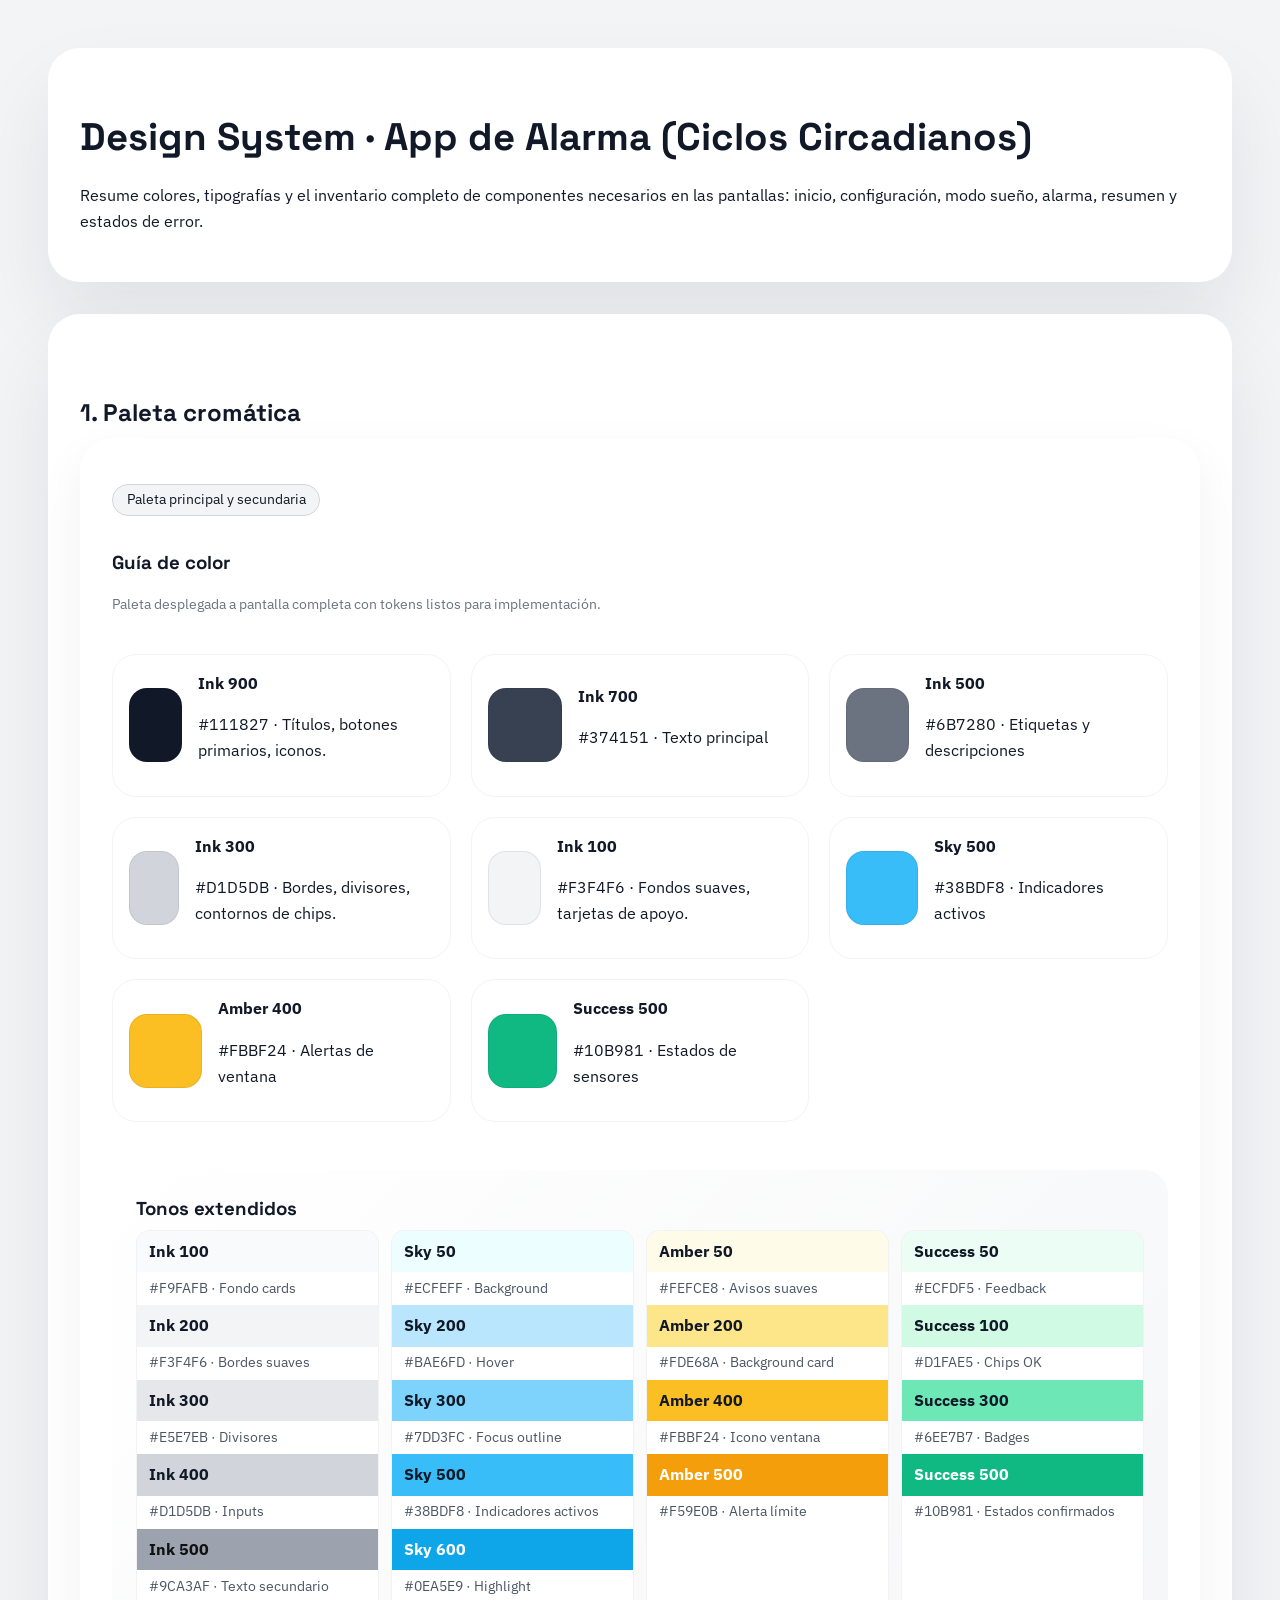
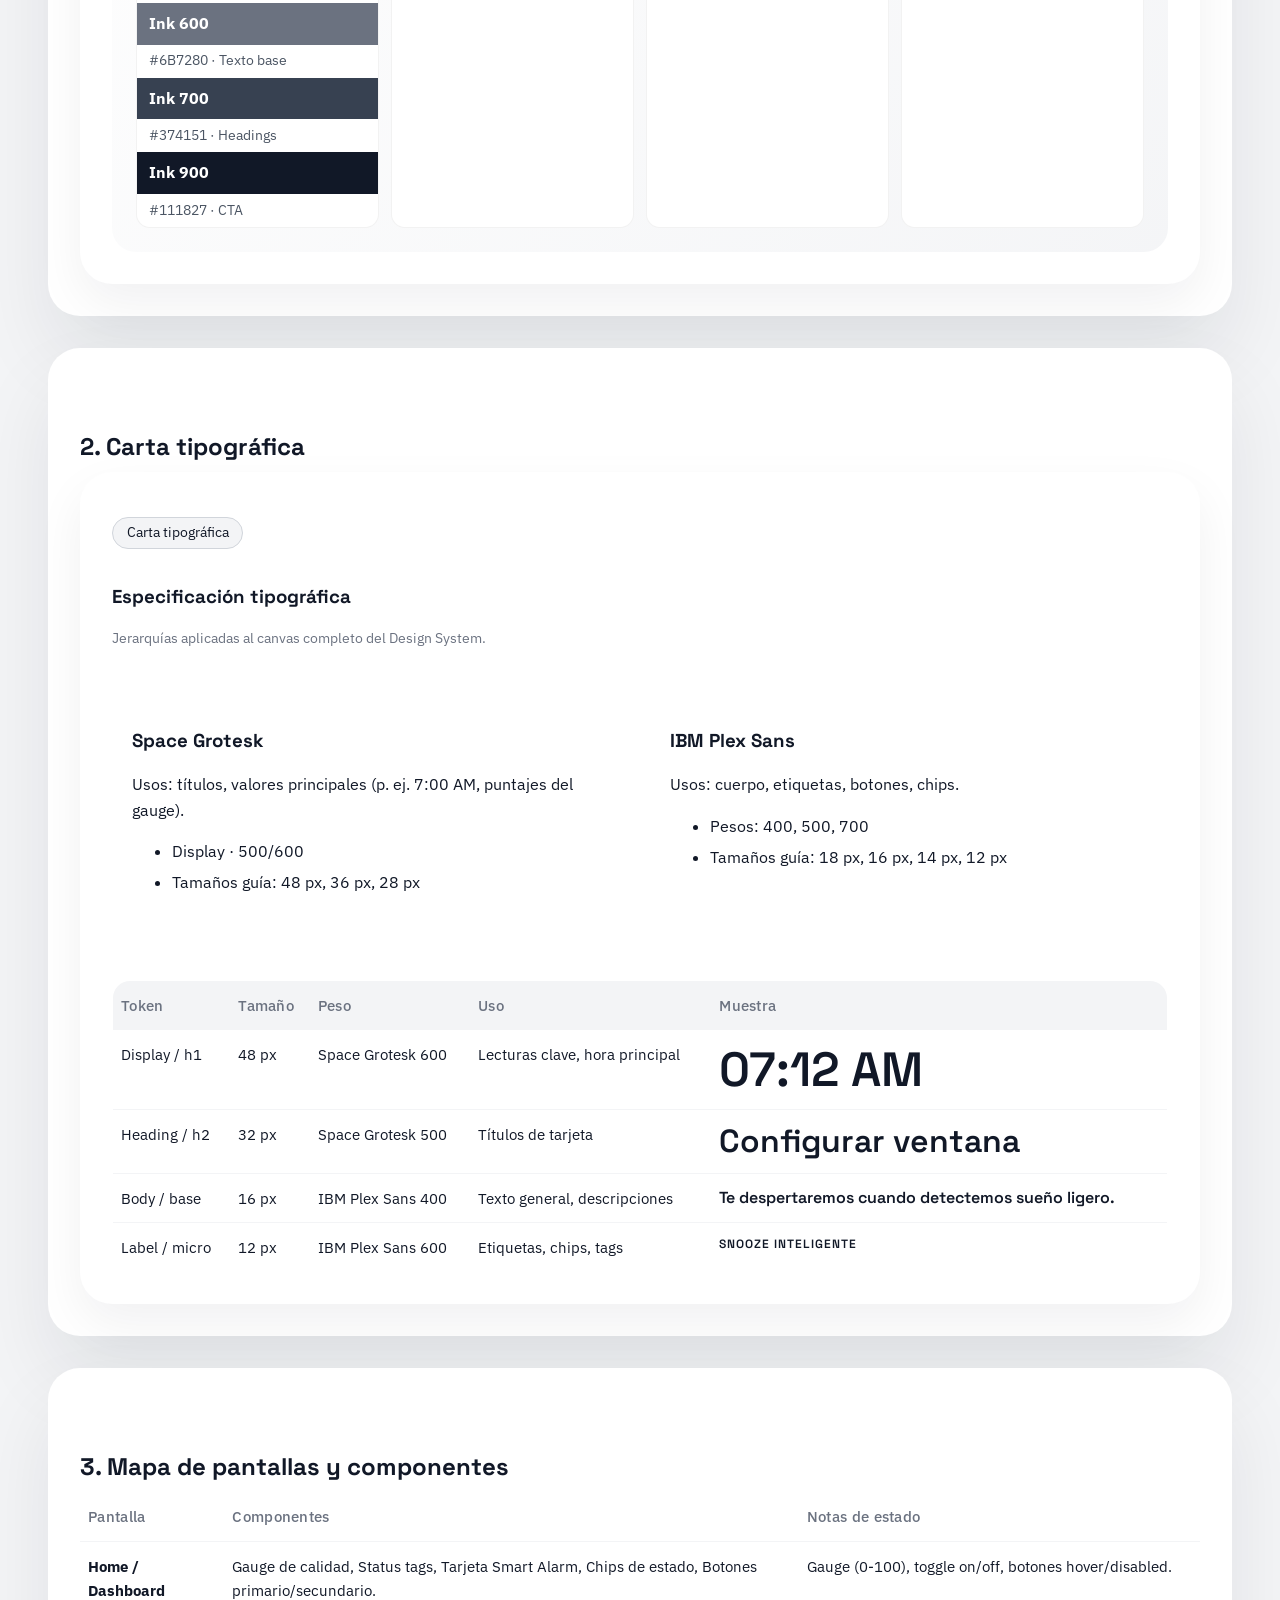
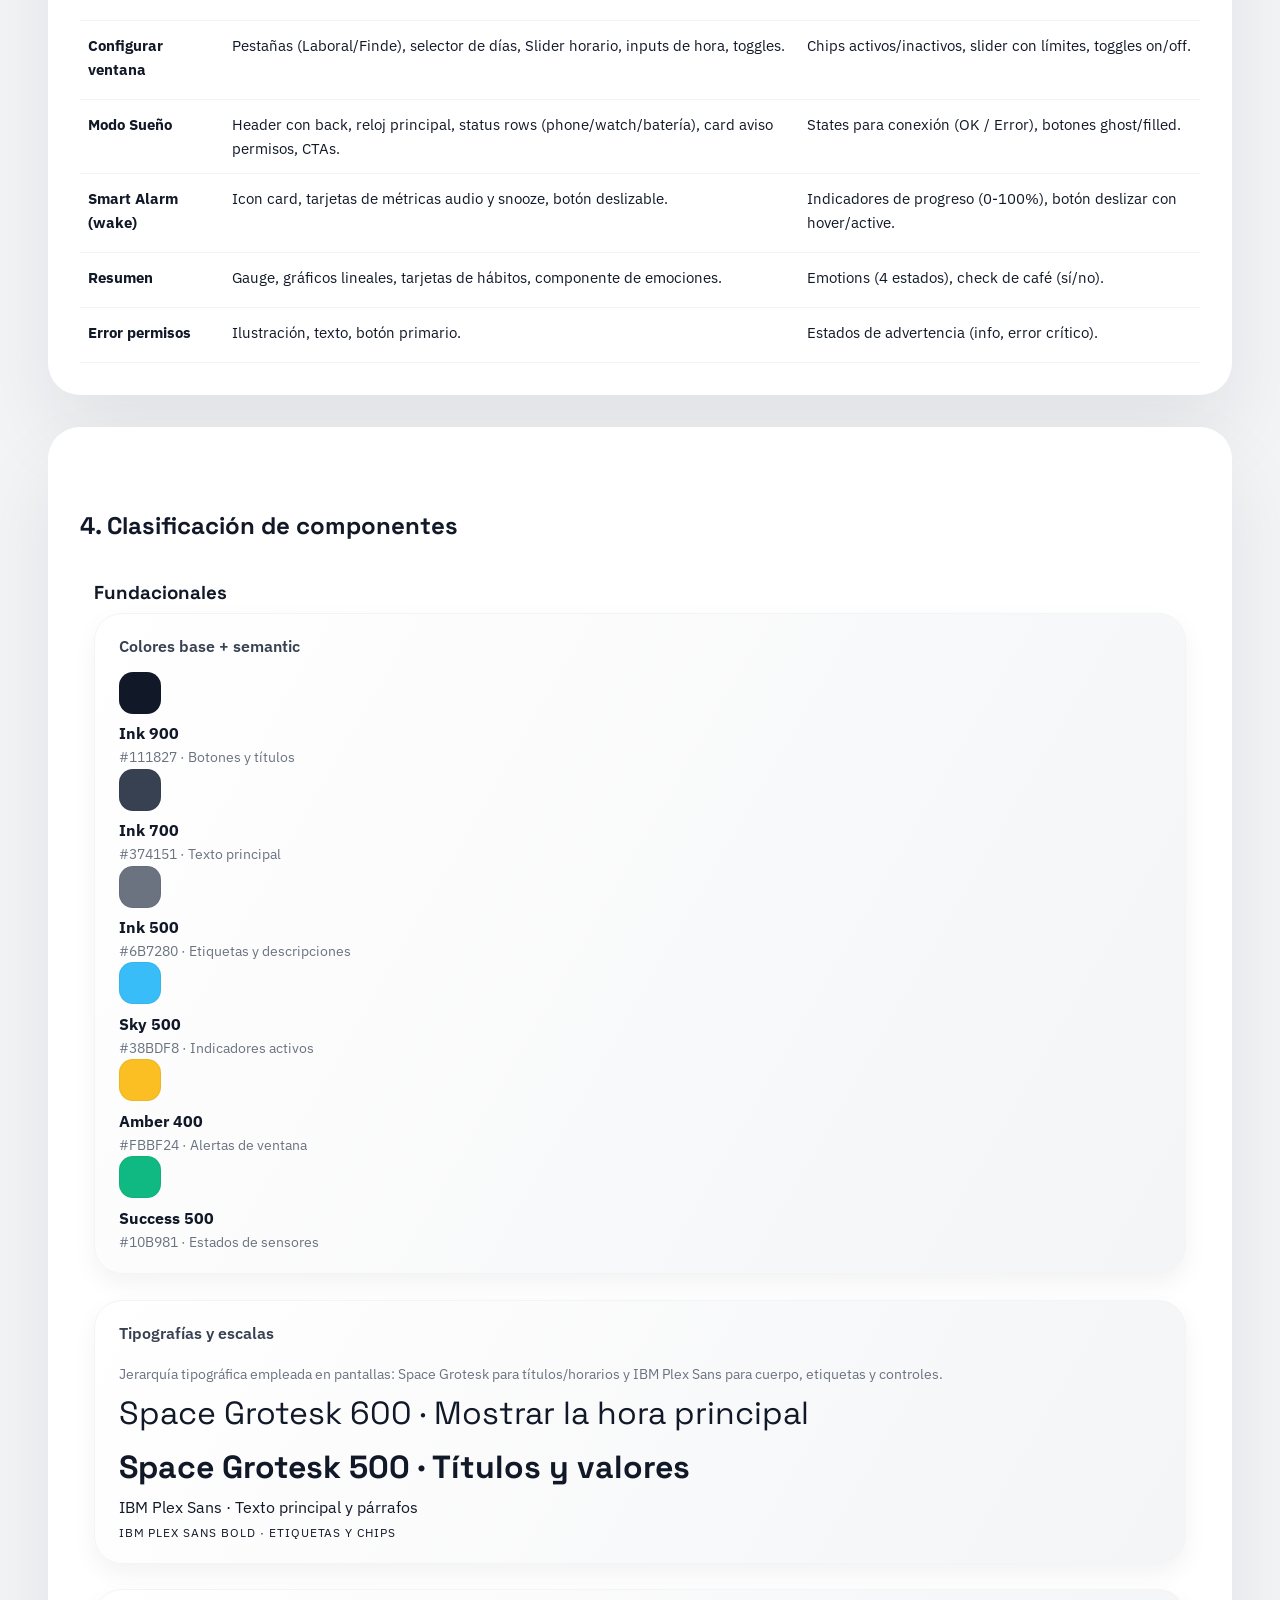
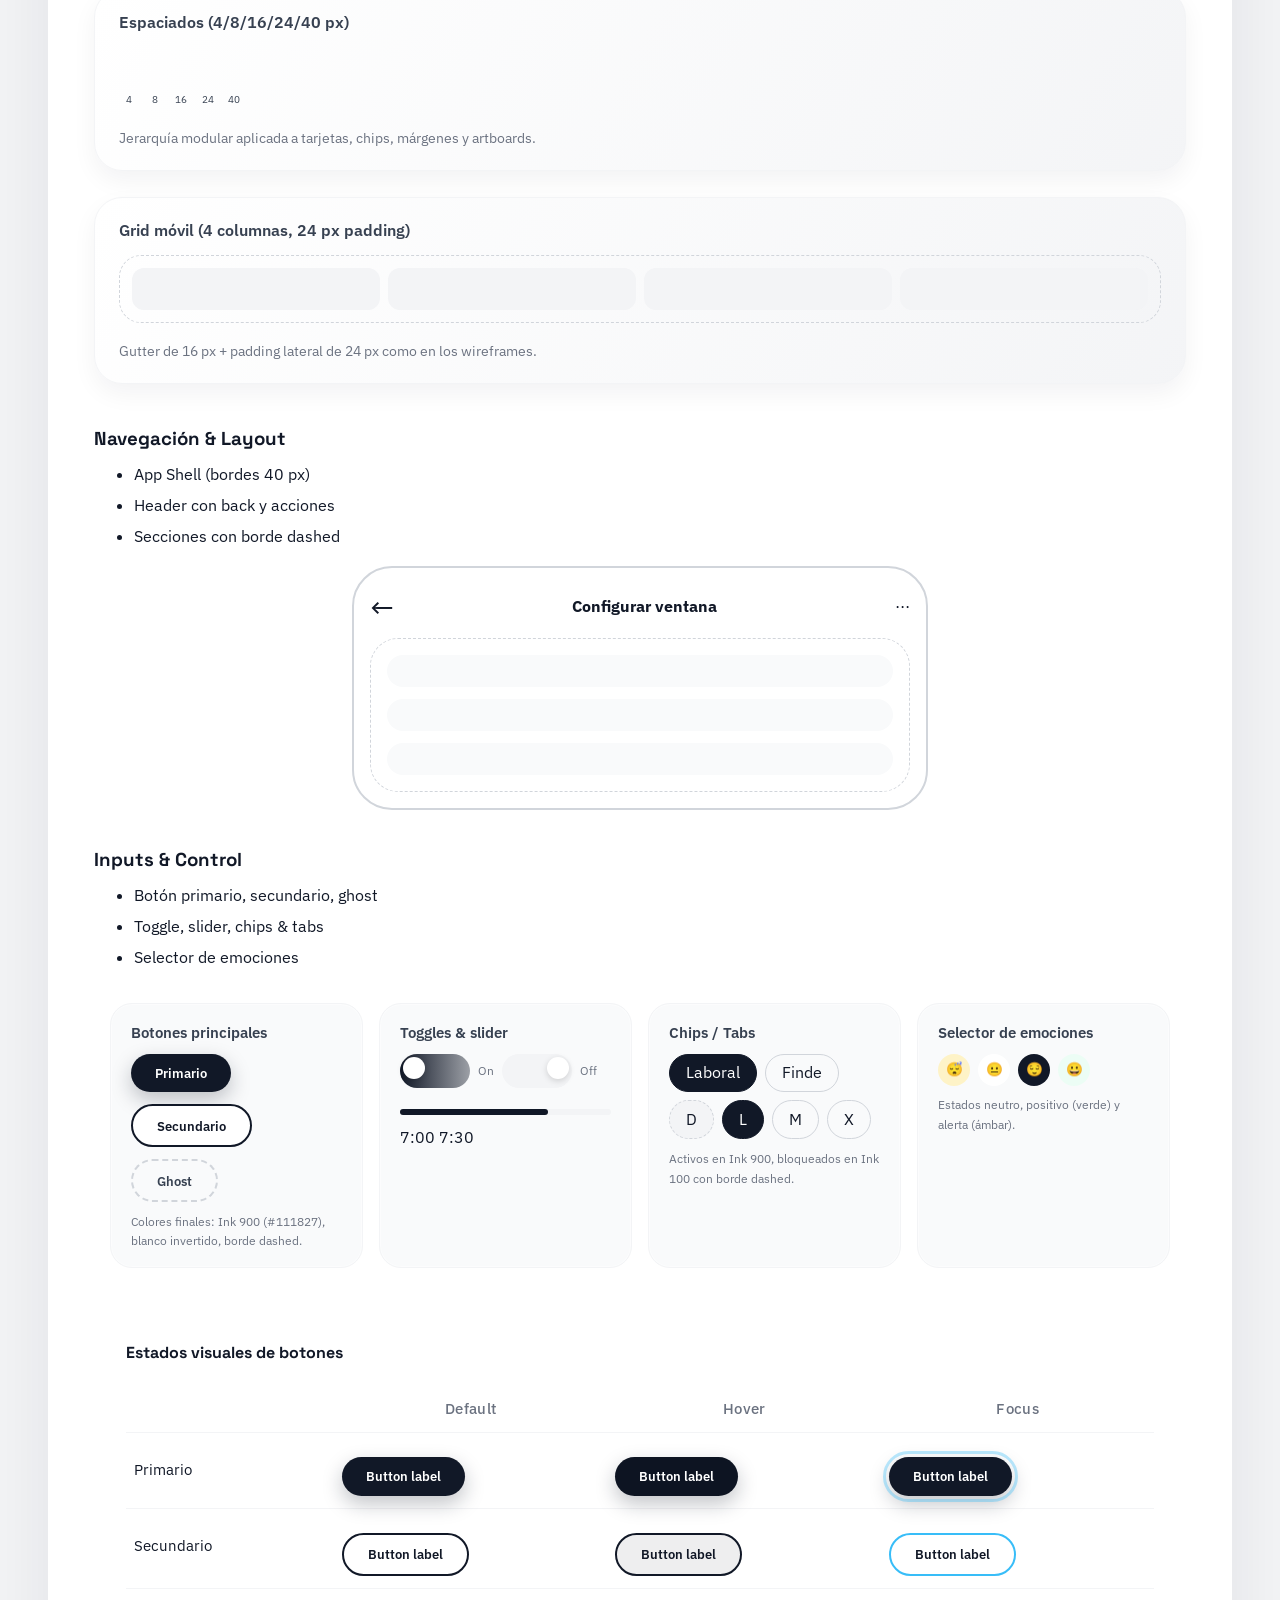
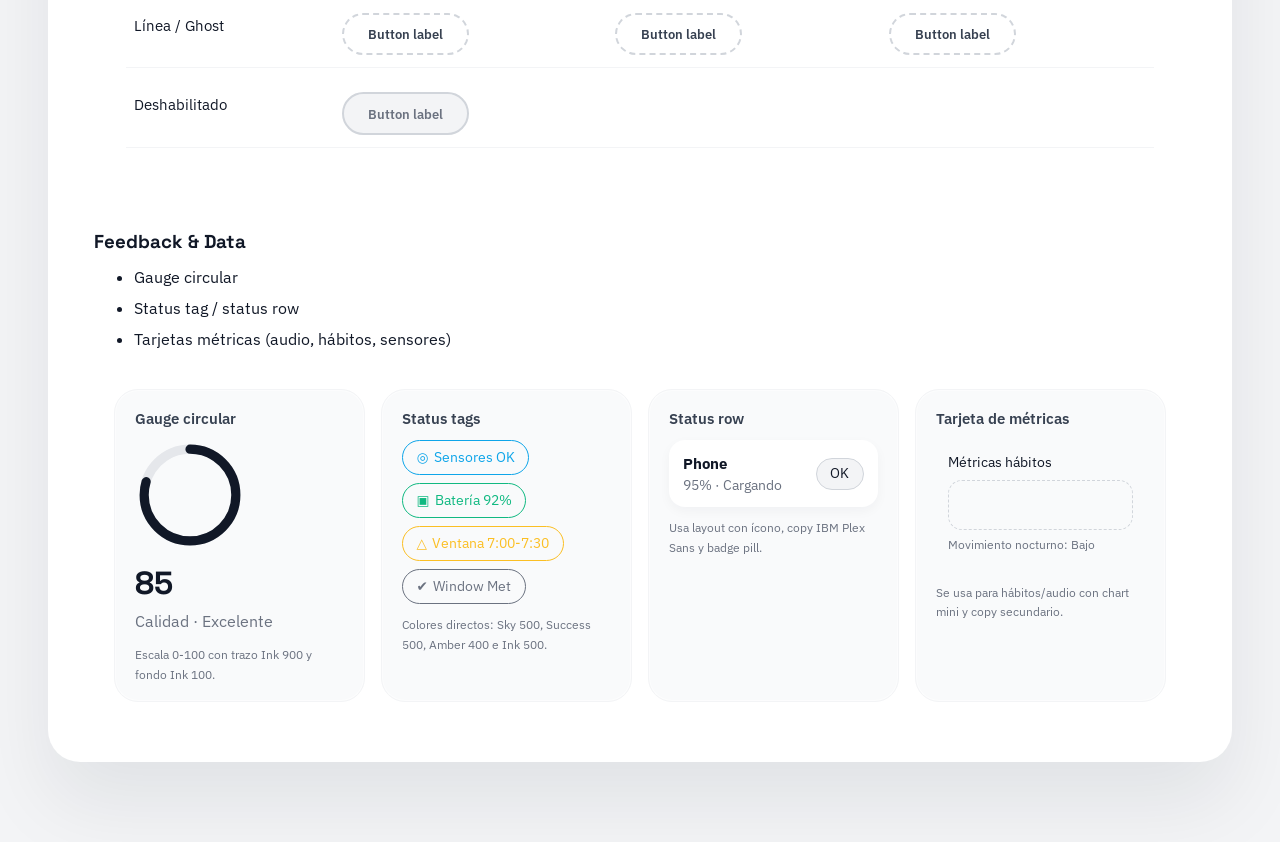
<file: design-system.html>
<!DOCTYPE html>
<html lang="es">

<head>
  <meta charset="UTF-8" />
  <meta name="viewport" content="width=device-width, initial-scale=1.0" />
  <title>Design System · App Ciclos Circadianos</title>
  <style>
    :root {
      color-scheme: light;
      --ink-900: #111827;
      --ink-700: #374151;
      --ink-500: #6b7280;
      --ink-300: #d1d5db;
      --ink-100: #f3f4f6;
      --sky-500: #38bdf8;
      --accent-amber: #fbbf24;
      --success: #10b981;
      --alert: #f87171;
      font-family: 'IBM Plex Sans', system-ui, -apple-system, BlinkMacSystemFont, 'Segoe UI', sans-serif;
      background-color: var(--ink-100);
      color: var(--ink-900);
    }

    body {
      margin: 0;
      padding: 3rem;
      line-height: 1.6;
    }

    h1,
    h2,
    h3,
    h4 {
      font-family: 'Space Grotesk', 'IBM Plex Sans', sans-serif;
      margin-bottom: 0.35rem;
    }

    h1 {
      font-size: clamp(2rem, 3vw, 3rem);
    }

    h2 {
      margin-top: 3rem;
    }

    .section {
      padding: 2rem;
      border-radius: 32px;
      background: white;
      margin-bottom: 2rem;
      box-shadow: 0 40px 80px rgba(17, 24, 39, 0.08);
    }

    .frame-preview {
      border: 1px solid var(--ink-200);
      border-radius: 32px;
      padding: 2rem;
      background: white;
      box-shadow: 0 20px 50px rgba(17, 24, 39, 0.06);
    }

    .frame-grid {
      display: grid;
      gap: 1.5rem;
    }

    .grid {
      display: grid;
      gap: 1.25rem;
    }

    .grid.two {
      grid-template-columns: repeat(auto-fit, minmax(320px, 1fr));
    }

    .grid.three {
      grid-template-columns: repeat(auto-fit, minmax(220px, 1fr));
    }

    .pill {
      display: inline-flex;
      align-items: center;
      gap: 0.35rem;
      font-size: 0.85rem;
      border-radius: 999px;
      padding: 0.25rem 0.85rem;
      border: 1px solid var(--ink-300);
      background-color: var(--ink-100);
    }

    table {
      width: 100%;
      border-collapse: collapse;
      font-size: 0.95rem;
    }

    th,
    td {
      padding: 0.75rem 0.5rem;
      border-bottom: 1px solid var(--ink-100);
      text-align: left;
      vertical-align: top;
    }

    th {
      color: var(--ink-500);
      font-weight: 500;
      letter-spacing: 0.02em;
    }

    td strong {
      display: block;
      margin-bottom: 0.35rem;
    }

    .swatch {
      display: flex;
      align-items: center;
      gap: 1rem;
      padding: 1rem;
      border-radius: 24px;
      border: 1px solid var(--ink-100);
    }

    .swatch span:first-child {
      width: 72px;
      height: 72px;
      border-radius: 18px;
      border: 1px solid rgba(17, 24, 39, 0.08);
    }

    .token-grid {
      margin-top: 1.5rem;
      border-radius: 24px;
      border: 1px dashed var(--ink-200);
      padding: 1.5rem;
      background: linear-gradient(135deg, rgba(255, 255, 255, 0.9), rgba(243, 244, 246, 0.9));
    }

    .token-grid h3 {
      margin-top: 0;
    }

    .color-steps {
      display: grid;
      grid-template-columns: repeat(auto-fit, minmax(120px, 1fr));
      gap: 0.75rem;
    }

    .color-step {
      border-radius: 14px;
      border: 1px solid rgba(0, 0, 0, 0.05);
      overflow: hidden;
      background: white;
    }

    .color-step strong {
      display: block;
      padding: 0.5rem 0.75rem;
    }

    .color-step span {
      display: block;
      padding: 0.35rem 0.75rem;
      font-size: 0.85rem;
      color: var(--ink-600, #4b5563);
    }

    .type-table {
      width: 100%;
      border-radius: 18px;
      overflow: hidden;
      border: 1px solid var(--ink-100);
      margin-top: 1.5rem;
    }

    .type-table thead {
      background: var(--ink-100);
    }

    .type-table td.sample {
      font-family: 'Space Grotesk', 'IBM Plex Sans', sans-serif;
      font-weight: 600;
    }

    .button-wall {
      margin-top: 1.5rem;
      border-radius: 32px;
      border: 2px dashed var(--ink-200);
      padding: 2rem;
      background: white;
    }

    .button-wall table {
      width: 100%;
      border-collapse: separate;
      border-spacing: 0 0.75rem;
    }

    .button-wall th {
      text-align: center;
    }

    .btn-swatch {
      border-radius: 999px;
      border: none;
      padding: 0.65rem 1.5rem;
      font-weight: 600;
      font-family: inherit;
    }

    .btn-primary {
      background: var(--ink-900);
      color: white;
      box-shadow: 0 8px 20px rgba(17, 24, 39, 0.25);
    }

    .btn-primary.hover {
      background: #0d1422;
    }

    .btn-primary.focus {
      outline: 3px solid rgba(56, 189, 248, 0.35);
      outline-offset: 3px;
    }

    .btn-secondary {
      background: white;
      border: 2px solid var(--ink-900);
      color: var(--ink-900);
    }

    .btn-secondary.hover {
      background: rgba(17, 24, 39, 0.07);
    }

    .btn-secondary.focus {
      border-color: var(--sky-500);
    }

    .btn-ghost {
      background: transparent;
      border: 2px dashed var(--ink-300);
      color: var(--ink-700);
    }

    .btn-disabled {
      background: var(--ink-100);
      color: var(--ink-500);
      border: 2px solid var(--ink-300);
      cursor: not-allowed;
    }

    .component-showcase {
      margin-top: 2rem;
      display: grid;
      grid-template-columns: repeat(auto-fit, minmax(260px, 1fr));
      gap: 1.5rem;
    }

    .component-card {
      border-radius: 28px;
      border: 1px solid var(--ink-200);
      padding: 1.5rem;
      background: white;
    }

    .classification-block {
      border-radius: 28px;
      border: 1px solid var(--ink-200);

.classification-block h3 {
  margin-top: 0;
}

.fundation-list {
  list-style: none;
  margin: 0;
  padding: 0;
  display: grid;
  gap: 1.25rem;
}

.fundation-item {
  border: 1px solid var(--ink-100);
  border-radius: 28px;
  padding: 1.25rem 1.5rem;
  background: linear-gradient(120deg, rgba(255, 255, 255, 0.95), rgba(243, 244, 246, 0.95));
  box-shadow: 0 10px 25px rgba(17, 24, 39, 0.05);
  display: flex;
  flex-direction: column;
  gap: 0.75rem;
}

.fundation-label {
  margin: 0;
  font-size: 1rem;
  font-weight: 600;
  color: var(--ink-700);
}
      padding: 0.5rem 0.85rem;
      border-radius: 18px;
      border: 1px solid var(--ink-200);
      background: white;
    }

    .color-chip span {
      width: 40px;
      height: 40px;
      border-radius: 14px;
      border: 1px solid rgba(0, 0, 0, 0.05);
      display: inline-block;
    }

    .color-chip p {
      margin: 0;
      font-size: 0.85rem;
      color: var(--ink-500);
    }

    .typography-stack {
      display: flex;
      flex-direction: column;
      gap: 0.15rem;
    }

    .fundation-caption {
      margin: 0.35rem 0 0;
      font-size: 0.85rem;
      color: var(--ink-500);
    }

    .spacing-scale {
      display: flex;
      gap: 0.4rem;
      align-items: flex-end;
    }

    .spacing-scale span {
      width: 20px;
      border-radius: 10px;
      background: var(--ink-200);
      display: inline-flex;
      justify-content: center;
      align-items: flex-end;
      font-size: 0.6rem;
      color: var(--ink-700);
      padding-bottom: 0.2rem;
    }

    .grid-preview {
      border-radius: 22px;
      border: 1px dashed var(--ink-300);
      padding: 0.75rem;
      display: grid;
      grid-template-columns: repeat(4, minmax(0, 1fr));
      gap: 0.5rem;
    }

    .grid-preview span {
      height: 42px;
      border-radius: 12px;
      background: var(--ink-100);
      border: 1px solid var(--ink-200);
    }

    .tag-row {
      display: flex;
      flex-wrap: wrap;
      gap: 0.5rem;
    }

    .tag-pill {
      display: inline-flex;
      align-items: center;
      gap: 0.35rem;
      border-radius: 999px;
      border: 1px solid var(--ink-300);
      padding: 0.35rem 0.85rem;
      font-size: 0.85rem;
    }

    .tag-pill span {
      font-weight: 600;
    }

    .feedback-visual {
      margin-top: 1rem;
      border-radius: 20px;
      border: 1px solid var(--ink-200);
      padding: 1.25rem;
      display: grid;
      gap: 1.25rem;
      background: rgba(255, 255, 255, 0.92);
    }

    .feedback-grid {
      display: grid;
      grid-template-columns: repeat(auto-fit, minmax(240px, 1fr));
      gap: 1rem;
    }

    .feedback-card {
      border-radius: 24px;
      border: 1px solid var(--ink-100);
      padding: 1rem 1.25rem;
      background: var(--ink-50, #f9fafb);
      box-shadow: inset 0 0 0 1px rgba(255, 255, 255, 0.5);
      display: flex;
      flex-direction: column;
      gap: 0.65rem;
    }

    .feedback-label {
      margin: 0;
      font-size: 0.95rem;
      font-weight: 600;
      color: var(--ink-700);
    }

    .feedback-note {
      margin: 0;
      font-size: 0.78rem;
      color: var(--ink-500);
    }

    .heading-sample {
      margin-top: 0.75rem;
      border-radius: 22px;
      border: 1px solid var(--ink-200);
      padding: 1rem 1.25rem;
      font-family: 'Space Grotesk', sans-serif;
      font-size: 48px;
      font-weight: 600;
      letter-spacing: -0.01em;
    }

    .feedback-gauge svg {
      width: 110px;
      height: 110px;
    }

    .feedback-gauge strong {
      font-size: 2rem;
      font-family: 'Space Grotesk', sans-serif;
    }

    .status-row-mini {
      display: flex;
      align-items: center;
      justify-content: space-between;
      border-radius: 16px;
      border: 1px solid var(--ink-200);
      padding: 0.65rem 0.9rem;
      background: white;
      box-shadow: 0 4px 12px rgba(15, 23, 42, 0.04);
    }

    .status-row-mini p {
      margin: 0;
      font-size: 0.85rem;
      color: var(--ink-500);
    }

    .status-row-mini strong {
      display: block;
      font-size: 0.95rem;
      color: var(--ink-900);
    }

    .metric-card-mini {
      border-radius: 18px;
      border: 1px solid var(--ink-200);
      padding: 0.75rem;
    }

    .metric-card-mini p {
      margin: 0 0 0.35rem 0;
      font-size: 0.85rem;
    }

    .metric-chart {
      height: 48px;
      border-radius: 14px;
      border: 1px dashed var(--ink-300);
      display: flex;
      align-items: center;
      gap: 3px;
      padding: 0 0.4rem;
      margin-bottom: 0.35rem;
    }

    .metric-chart span {
      flex: 1;
      height: 60%;
      border-radius: 999px;
      background: var(--ink-200);
    }

    .metric-chart span:nth-child(odd) {
      background: var(--ink-400);
    }

    .layout-shell {
      border-radius: 40px;
      border: 2px solid var(--ink-300);
      padding: 1.5rem;
      background: white;
    }

    .layout-shell.mini {
      margin-top: 1rem;
      padding: 1rem;
      max-width: 540px;
      margin-left: auto;
      margin-right: auto;
    }

    .layout-shell.mini .layout-header {
      font-size: 1rem;
      margin-bottom: 0.5rem;
    }

    .layout-header {
      display: flex;
      align-items: center;
      justify-content: space-between;
      font-size: 1.1rem;
      margin-bottom: 1rem;
    }

    .layout-header span:first-child {
      font-size: 1.8rem;
    }

    .layout-body {
      border-radius: 28px;
      border: 1.5px dashed var(--ink-300);
      padding: 1rem;
    }

    .layout-body .row {
      height: 48px;
      border-radius: 18px;
      border: 1px solid var(--ink-200);
      margin-bottom: 0.75rem;
      background: var(--ink-50, #f9fafb);
    }

    .layout-shell.mini .layout-body .row {
      height: 32px;
    }

    .layout-body .row:last-child {
      margin-bottom: 0;
    }

    .mock-toggle {
      width: 64px;
      height: 28px;
      border-radius: 999px;
      border: 1px solid var(--ink-200);
      padding: 3px;
      background: linear-gradient(90deg, var(--ink-900), rgba(17, 24, 39, 0.4));
      display: flex;
      justify-content: flex-start;
    }

    .mock-toggle.off {
      background: var(--ink-100);
      border-color: var(--ink-300);
      justify-content: flex-end;
    }

    .mock-toggle span {
      width: 22px;
      height: 22px;
      border-radius: 999px;
      background: white;
      box-shadow: 0 2px 6px rgba(0, 0, 0, 0.15);
    }

    .chip-set {
      display: flex;
      flex-wrap: wrap;
      gap: 0.5rem;
    }

    .chip-set span {
      padding: 0.35rem 1rem;
      border-radius: 999px;
      border: 1px solid var(--ink-300);
    }

    .chip-set span.active {
      background: var(--ink-900);
      color: white;
      border-color: var(--ink-900);
    }

    .chip-set span.blocked {
      background: var(--ink-100);
      color: var(--ink-400);
      border-style: dashed;
    }

    .slider-sample {
      width: 100%;
      height: 6px;
      border-radius: 999px;
      background: var(--ink-100);
      position: relative;
      margin-top: 0.75rem;
    }

    .slider-sample::after {
      content: '';
      position: absolute;
      inset: 0;
      width: 70%;
      background: var(--ink-900);
      border-radius: inherit;
    }

    .inputs-visual {
      margin-top: 1rem;
      border-radius: 20px;
      border: 1px solid var(--ink-200);
      padding: 1rem;
      background: rgba(255, 255, 255, 0.9);
    }

    .inputs-grid {
      display: grid;
      grid-template-columns: repeat(auto-fit, minmax(240px, 1fr));
      gap: 1rem;
    }

    .input-card {
      border-radius: 22px;
      border: 1px solid var(--ink-100);
      padding: 1rem 1.25rem;
      background: var(--ink-50, #f9fafb);
      box-shadow: inset 0 0 0 1px rgba(255, 255, 255, 0.4);
      display: flex;
      flex-direction: column;
      gap: 0.6rem;
    }

    .input-label {
      margin: 0;
      font-size: 0.95rem;
      font-weight: 600;
      color: var(--ink-700);
    }

    .input-note {
      margin: 0;
      font-size: 0.78rem;
      color: var(--ink-500);
    }

    .toggle-stack {
      display: flex;
      align-items: center;
      gap: 0.5rem;
    }

    .toggle-stack small {
      font-size: 0.75rem;
      color: var(--ink-500);
    }

    .button-row,
    .control-row {
      display: flex;
      flex-wrap: wrap;
      gap: 0.75rem;
      align-items: center;
    }

    .button-row {
      justify-content: flex-start;
    }

    .emotion-row {
      display: flex;
      gap: 0.5rem;
    }

    .emotion-row span {
      width: 32px;
      height: 32px;
      border-radius: 999px;
      border: 1px solid var(--ink-200);
      background: white;
      display: inline-flex;
      align-items: center;
      justify-content: center;
      font-size: 0.85rem;
      font-family: 'IBM Plex Sans', sans-serif;
      color: var(--ink-500);
    }

    .emotion-row span.active {
      background: var(--ink-900);
      color: white;
      border-color: var(--ink-900);
    }

    .emotion-row span.positive {
      background: #ecfdf5;
      color: var(--success);
    }

    .emotion-row span.negative {
      background: #fef3c7;
      color: var(--accent-amber);
    }

    .note {
      font-size: 0.9rem;
      color: var(--ink-500);
      max-width: 680px;
    }

    ul {
      margin-top: 0.5rem;
    }

    li {
      margin-bottom: 0.35rem;
    }

    .card {
      padding: 1.25rem;
      border-radius: 20px;
      border: 1px solid var(--ink-200);
      background: rgba(255, 255, 255, 0.9);
    }

    .states {
      display: flex;
      flex-wrap: wrap;
      gap: 0.5rem;
    }

    .states span {
      border-radius: 12px;
      padding: 0.2rem 0.75rem;
      background-color: var(--ink-100);
      border: 1px dashed var(--ink-300);
      font-size: 0.85rem;
    }

    .highlight {
      color: var(--sky-500);
      font-weight: 600;
    }
  </style>
  <link rel="preconnect" href="https://fonts.googleapis.com" />
  <link rel="preconnect" href="https://fonts.gstatic.com" crossorigin />
  <link
    href="https://fonts.googleapis.com/css2?family=IBM+Plex+Sans:wght@400;500;600;700&family=Space+Grotesk:wght@500;600&display=swap"
    rel="stylesheet" />
</head>

<body>
  <header class="section">
    <!-- <p class="pill"><span>🔧</span> Artefacto de diseño</p> -->
    <h1>Design System · App de Alarma (Ciclos Circadianos)</h1>
    <p>
      Resume colores, tipografías y el inventario completo
      de componentes necesarios en las
      pantallas: inicio, configuración, modo sueño, alarma, resumen y estados de error.
    </p>
  </header>

  <section class="section">
    <h2>1. Paleta cromática</h2>
    <div class="frame-preview">
      <div class="frame-grid">
        <header>
          <p class="pill">Paleta principal y secundaria</p>
          <h3>Guía de color</h3>
          <p class="note">Paleta desplegada a pantalla completa con tokens listos para implementación.</p>
        </header>
        <div class="grid two">
          <div class="swatch">
            <span style="background:#111827"></span>
            <div>
                <strong>Ink 900</strong>
                <p>#111827 · Títulos, botones primarios, iconos.</p>
              </div>
            </div>
            <div class="swatch">
              <span style="background:#374151"></span>
              <div>
                <strong>Ink 700</strong>
                <p>#374151 · Texto principal</p>
              </div>
            </div>
            <div class="swatch">
              <span style="background:#6B7280"></span>
              <div>
                <strong>Ink 500</strong>
                <p>#6B7280 · Etiquetas y descripciones</p>
              </div>
            </div>
            <div class="swatch">
              <span style="background:#D1D5DB"></span>
              <div>
                <strong>Ink 300</strong>
                <p>#D1D5DB · Bordes, divisores, contornos de chips.</p>
              </div>
            </div>
            <div class="swatch">
              <span style="background:#F3F4F6"></span>
              <div>
                <strong>Ink 100</strong>
                <p>#F3F4F6 · Fondos suaves, tarjetas de apoyo.</p>
              </div>
            </div>
            <div class="swatch">
              <span style="background:#38BDF8"></span>
              <div>
                <strong>Sky 500</strong>
                <p>#38BDF8 · Indicadores activos</p>
              </div>
            </div>
            <div class="swatch">
              <span style="background:#FBBF24"></span>
              <div>
                <strong>Amber 400</strong>
                <p>#FBBF24 · Alertas de ventana</p>
              </div>
            </div>
            <div class="swatch">
              <span style="background:#10B981"></span>
              <div>
                <strong>Success 500</strong>
                <p>#10B981 · Estados de sensores</p>
              </div>
            </div>
          </div>
          <div class="token-grid">
            <h3>Tonos extendidos</h3>
            <div class="color-steps">
              <div class="color-step">
                <strong style="background:#f9fafb">Ink 100</strong>
                <span>#F9FAFB · Fondo cards</span>
                <strong style="background:#f3f4f6">Ink 200</strong>
                <span>#F3F4F6 · Bordes suaves</span>
                <strong style="background:#e5e7eb">Ink 300</strong>
                <span>#E5E7EB · Divisores</span>
                <strong style="background:#d1d5db">Ink 400</strong>
                <span>#D1D5DB · Inputs</span>
                <strong style="background:#9ca3af;color:#111">Ink 500</strong>
                <span>#9CA3AF · Texto secundario</span>
                <strong style="background:#6b7280;color:#fff">Ink 600</strong>
                <span>#6B7280 · Texto base</span>
                <strong style="background:#374151;color:#fff">Ink 700</strong>
                <span>#374151 · Headings</span>
                <strong style="background:#111827;color:#fff">Ink 900</strong>
                <span>#111827 · CTA</span>
              </div>
              <div class="color-step">
                <strong style="background:#ecfeff">Sky 50</strong>
                <span>#ECFEFF · Background</span>
                <strong style="background:#bae6fd">Sky 200</strong>
                <span>#BAE6FD · Hover</span>
                <strong style="background:#7dd3fc">Sky 300</strong>
                <span>#7DD3FC · Focus outline</span>
                <strong style="background:#38bdf8">Sky 500</strong>
                <span>#38BDF8 · Indicadores activos</span>
                <strong style="background:#0ea5e9;color:#fff">Sky 600</strong>
                <span>#0EA5E9 · Highlight</span>
              </div>
              <div class="color-step">
                <strong style="background:#fefce8">Amber 50</strong>
                <span>#FEFCE8 · Avisos suaves</span>
                <strong style="background:#fde68a">Amber 200</strong>
                <span>#FDE68A · Background card</span>
                <strong style="background:#fbbf24">Amber 400</strong>
                <span>#FBBF24 · Icono ventana</span>
                <strong style="background:#f59e0b;color:#fff">Amber 500</strong>
                <span>#F59E0B · Alerta límite</span>
              </div>
              <div class="color-step">
                <strong style="background:#ecfdf5">Success 50</strong>
                <span>#ECFDF5 · Feedback</span>
                <strong style="background:#d1fae5">Success 100</strong>
                <span>#D1FAE5 · Chips OK</span>
                <strong style="background:#6ee7b7">Success 300</strong>
                <span>#6EE7B7 · Badges</span>
                <strong style="background:#10b981;color:#fff">Success 500</strong>
                <span>#10B981 · Estados confirmados</span>
              </div>
            </div>
          </div>
        </div>
      </div>
    </div>
  </section>

  <section class="section">
    <h2>2. Carta tipográfica</h2>
    <div class="frame-preview">
      <div class="frame-grid">
        <header>
          <p class="pill">Carta tipográfica</p>
          <h3>Especificación tipográfica</h3>
          <p class="note">Jerarquías aplicadas al canvas completo del Design System.</p>
        </header>
        <div class="grid two">
          <div class="card">
            <h3>Space Grotesk</h3>
            <p>Usos: títulos, valores principales (p. ej. 7:00 AM, puntajes del gauge).</p>
            <ul>
              <li>Display · 500/600</li>
              <li>Tamaños guía: 48 px, 36 px, 28 px</li>
            </ul>
          </div>
          <div class="card">
            <h3>IBM Plex Sans</h3>
            <p>Usos: cuerpo, etiquetas, botones, chips.</p>
            <ul>
              <li>Pesos: 400, 500, 700</li>
              <li>Tamaños guía: 18 px, 16 px, 14 px, 12 px</li>
            </ul>
          </div>
        </div>
        <table class="type-table">
          <thead>
            <tr>
              <th>Token</th>
              <th>Tamaño</th>
              <th>Peso</th>
              <th>Uso</th>
              <th>Muestra</th>
            </tr>
          </thead>
          <tbody>
            <tr>
              <td>Display / h1</td>
              <td>48 px</td>
              <td>Space Grotesk 600</td>
              <td>Lecturas clave, hora principal</td>
              <td class="sample" style="font-size:48px; line-height:1.15">07:12 AM</td>
            </tr>
            <tr>
              <td>Heading / h2</td>
              <td>32 px</td>
              <td>Space Grotesk 500</td>
              <td>Títulos de tarjeta</td>
              <td class="sample" style="font-size:32px; line-height:1.2">Configurar ventana</td>
            </tr>
            <tr>
              <td>Body / base</td>
              <td>16 px</td>
              <td>IBM Plex Sans 400</td>
              <td>Texto general, descripciones</td>
              <td class="sample" style="font-size:16px; line-height:1.5">Te despertaremos cuando detectemos sueño
                ligero.</td>
            </tr>
            <tr>
              <td>Label / micro</td>
              <td>12 px</td>
              <td>IBM Plex Sans 600</td>
              <td>Etiquetas, chips, tags</td>
              <td class="sample" style="font-size:12px; letter-spacing:0.08em; text-transform:uppercase">Snooze
                inteligente</td>
            </tr>
          </tbody>
        </table>
      </div>
    </div>
  </section>

  <section class="section">
    <h2>3. Mapa de pantallas y componentes</h2>
    <table>
      <thead>
        <tr>
          <th>Pantalla</th>
          <th>Componentes</th>
          <th>Notas de estado</th>
        </tr>
      </thead>
      <tbody>
        <tr>
          <td><strong>Home / Dashboard</strong></td>
          <td>Gauge de calidad, Status tags, Tarjeta Smart Alarm, Chips de estado, Botones primario/secundario.</td>
          <td>Gauge (0-100), toggle on/off, botones hover/disabled.</td>
        </tr>
        <tr>
          <td><strong>Configurar ventana</strong></td>
          <td>Pestañas (Laboral/Finde), selector de días, Slider horario, inputs de hora, toggles.</td>
          <td>Chips activos/inactivos, slider con límites, toggles on/off.</td>
        </tr>
        <tr>
          <td><strong>Modo Sueño</strong></td>
          <td>Header con back, reloj principal, status rows (phone/watch/batería), card aviso permisos, CTAs.</td>
          <td>States para conexión (OK / Error), botones ghost/filled.</td>
        </tr>
        <tr>
          <td><strong>Smart Alarm (wake)</strong></td>
          <td>Icon card, tarjetas de métricas audio y snooze, botón deslizable.</td>
          <td>Indicadores de progreso (0-100%), botón deslizar con hover/active.</td>
        </tr>
        <tr>
          <td><strong>Resumen</strong></td>
          <td>Gauge, gráficos lineales, tarjetas de hábitos, componente de emociones.</td>
          <td>Emotions (4 estados), check de café (sí/no).</td>
        </tr>
        <tr>
          <td><strong>Error permisos</strong></td>
          <td>Ilustración, texto, botón primario.</td>
          <td>Estados de advertencia (info, error crítico).</td>
        </tr>
      </tbody>
    </table>
  </section>

  <section class="section">
    <h2>4. Clasificación de componentes</h2>
    <div class="classification-block">
      <h3>Fundacionales</h3>
      <ul class="fundation-list">
        <li class="fundation-item">
          <p class="fundation-label">Colores base + semantic</p>
          <div class="color-line" aria-label="Colores base">
            <div class="color-chip">
              <span style="background:#111827"></span>
              <div>
                <strong>Ink 900</strong>
                <p>#111827 · Botones y títulos</p>
              </div>
            </div>
            <div class="color-chip">
              <span style="background:#374151"></span>
              <div>
                <strong>Ink 700</strong>
                <p>#374151 · Texto principal</p>
              </div>
            </div>
            <div class="color-chip">
              <span style="background:#6B7280"></span>
              <div>
                <strong>Ink 500</strong>
                <p>#6B7280 · Etiquetas y descripciones</p>
              </div>
            </div>
            <div class="color-chip">
              <span style="background:#38BDF8"></span>
              <div>
                <strong>Sky 500</strong>
                <p>#38BDF8 · Indicadores activos</p>
              </div>
            </div>
            <div class="color-chip">
              <span style="background:#FBBF24"></span>
              <div>
                <strong>Amber 400</strong>
                <p>#FBBF24 · Alertas de ventana</p>
              </div>
            </div>
            <div class="color-chip">
              <span style="background:#10B981"></span>
              <div>
                <strong>Success 500</strong>
                <p>#10B981 · Estados de sensores</p>
              </div>
            </div>
          </div>
        </li>
        <li class="fundation-item">
          <p class="fundation-label">Tipografías y escalas</p>
          <div class="typography-stack">
            <p class="fundation-caption">Jerarquía tipográfica empleada en pantallas: Space Grotesk para títulos/horarios
              y IBM Plex Sans para cuerpo, etiquetas y controles.</p>
            <span style="font-size:32px; font-family:'Space Grotesk', sans-serif">Space Grotesk 600 · Mostrar la hora principal</span>
            <strong style="font-size:32px; font-family:'Space Grotesk', sans-serif">Space Grotesk 500 · Títulos y valores</strong>
            <span style="font-size:16px">IBM Plex Sans · Texto principal y párrafos</span>
            <span style="font-size:12px; text-transform:uppercase; letter-spacing:0.08em">IBM Plex Sans Bold · Etiquetas y chips</span>
          </div>
        </li>
        <li class="fundation-item">
          <p class="fundation-label">Espaciados (4/8/16/24/40 px)</p>
          <div class="spacing-scale" aria-label="Escala de espaciados">
            <span style="height:12px">4</span>
            <span style="height:20px">8</span>
            <span style="height:32px">16</span>
            <span style="height:44px">24</span>
            <span style="height:60px">40</span>
          </div>
          <p class="fundation-caption">Jerarquía modular aplicada a tarjetas, chips, márgenes y artboards.</p>
        </li>
        <li class="fundation-item">
          <p class="fundation-label">Grid móvil (4 columnas, 24 px padding)</p>
          <div class="grid-preview" aria-label="Grid móvil 4 columnas">
            <span></span><span></span><span></span><span></span>
          </div>
          <p class="fundation-caption">Gutter de 16 px + padding lateral de 24 px como en los wireframes.</p>
        </li>
      </ul>
    </div>

    <div class="classification-block">
      <h3>Navegación & Layout</h3>
      <ul>
        <li>App Shell (bordes 40 px)</li>
        <li>Header con back y acciones</li>
        <li>Secciones con borde dashed</li>
      </ul>
      <div class="layout-shell mini" aria-label="App Shell">
        <div class="layout-header">
          <span>←</span>
          <strong>Configurar ventana</strong>
          <span>···</span>
        </div>
        <div class="layout-body">
          <div class="row"></div>
          <div class="row"></div>
          <div class="row"></div>
        </div>
      </div>
    </div>

    <div class="classification-block">
      <h3>Inputs & Control</h3>
      <ul>
        <li>Botón primario, secundario, ghost</li>
        <li>Toggle, slider, chips & tabs</li>
        <li>Selector de emociones</li>
      </ul>
      <div class="inputs-visual">
        <div class="inputs-grid">
          <div class="input-card">
            <p class="input-label">Botones principales</p>
            <div class="button-row">
              <button class="btn-swatch btn-primary">Primario</button>
              <button class="btn-swatch btn-secondary">Secundario</button>
              <button class="btn-swatch btn-ghost">Ghost</button>
            </div>
            <p class="input-note">Colores finales: Ink 900 (#111827), blanco invertido, borde dashed.</p>
          </div>
          <div class="input-card">
            <p class="input-label">Toggles & slider</p>
            <div class="toggle-stack">
              <div class="mock-toggle"><span></span></div>
              <small>On</small>
              <div class="mock-toggle off"><span></span></div>
              <small>Off</small>
            </div>
            <div class="slider-sample"></div>
            <div class="slider-labels">
              <span>7:00</span>
              <span>7:30</span>
            </div>
          </div>
          <div class="input-card">
            <p class="input-label">Chips / Tabs</p>
            <div class="chip-set">
              <span class="active">Laboral</span>
              <span class="neutral">Finde</span>
              <span class="blocked">D</span>
              <span class="active">L</span>
              <span>M</span>
              <span>X</span>
            </div>
            <p class="input-note">Activos en Ink 900, bloqueados en Ink 100 con borde dashed.</p>
          </div>
          <div class="input-card">
            <p class="input-label">Selector de emociones</p>
            <div class="emotion-row">
              <span class="negative">😴</span>
              <span>😐</span>
              <span class="active">😌</span>
              <span class="positive">😀</span>
            </div>
            <p class="input-note">Estados neutro, positivo (verde) y alerta (ámbar).</p>
          </div>
        </div>
      </div>
      <div class="button-wall" style="margin-top:1.5rem">
        <h4 style="margin-top:0">Estados visuales de botones</h4>
        <table>
          <thead>
            <tr>
              <th></th>
              <th>Default</th>
              <th>Hover</th>
              <th>Focus</th>
            </tr>
          </thead>
          <tbody>
            <tr>
              <td>Primario</td>
              <td><button class="btn-swatch btn-primary">Button label</button></td>
              <td><button class="btn-swatch btn-primary hover">Button label</button></td>
              <td><button class="btn-swatch btn-primary focus">Button label</button></td>
            </tr>
            <tr>
              <td>Secundario</td>
              <td><button class="btn-swatch btn-secondary">Button label</button></td>
              <td><button class="btn-swatch btn-secondary hover">Button label</button></td>
              <td><button class="btn-swatch btn-secondary focus">Button label</button></td>
            </tr>
            <tr>
              <td>Línea / Ghost</td>
              <td><button class="btn-swatch btn-ghost">Button label</button></td>
              <td><button class="btn-swatch btn-ghost hover">Button label</button></td>
              <td><button class="btn-swatch btn-ghost focus">Button label</button></td>
            </tr>
            <tr>
              <td>Deshabilitado</td>
              <td colspan="3"><button class="btn-swatch btn-disabled">Button label</button></td>
            </tr>
          </tbody>
        </table>
      </div>
    </div>

    <div class="classification-block">
      <h3>Feedback & Data</h3>
      <ul>
        <li>Gauge circular</li>
        <li>Status tag / status row</li>
        <li>Tarjetas métricas (audio, hábitos, sensores)</li>
      </ul>
      <div class="feedback-visual">
        <div class="feedback-grid">
          <div class="feedback-card">
            <p class="feedback-label">Gauge circular</p>
            <div class="feedback-gauge">
              <svg viewBox="0 0 120 120">
                <circle cx="60" cy="60" r="50" fill="none" stroke="#E5E7EB" stroke-width="10" />
                <circle cx="60" cy="60" r="50" fill="none" stroke="#111827" stroke-width="10" stroke-dasharray="250 999"
                  stroke-linecap="round" transform="rotate(-90 60 60)" />
              </svg>
              <div>
                <strong>85</strong>
                <p style="margin:0;color:var(--ink-500)">Calidad · Excelente</p>
              </div>
            </div>
            <p class="feedback-note">Escala 0-100 con trazo Ink 900 y fondo Ink 100.</p>
          </div>
          <div class="feedback-card">
            <p class="feedback-label">Status tags</p>
            <div class="tag-row">
              <span class="tag-pill" style="border-color:#0ea5e9;color:#0ea5e9"><span>◎</span>Sensores OK</span>
              <span class="tag-pill" style="border-color:#10b981;color:#10b981"><span>▣</span>Batería 92%</span>
              <span class="tag-pill" style="border-color:#fbbf24;color:#fbbf24"><span>△</span>Ventana 7:00-7:30</span>
              <span class="tag-pill" style="border-color:#6b7280;color:#6b7280"><span>✔</span>Window Met</span>
            </div>
            <p class="feedback-note">Colores directos: Sky 500, Success 500, Amber 400 e Ink 500.</p>
          </div>
          <div class="feedback-card">
            <p class="feedback-label">Status row</p>
            <div class="status-row-mini">
              <div>
                <strong>Phone</strong>
                <p>95% · Cargando</p>
              </div>
              <span class="pill">OK</span>
            </div>
            <p class="feedback-note">Usa layout con ícono, copy IBM Plex Sans y badge pill.</p>
          </div>
          <div class="feedback-card">
            <p class="feedback-label">Tarjeta de métricas</p>
            <div class="metric-card-mini">
              <p>Métricas hábitos</p>
              <div class="metric-chart">
                <span></span>
                <span></span>
                <span></span>
                <span></span>
                <span></span>
                <span></span>
              </div>
              <p style="font-size:0.75rem;color:var(--ink-500)">Movimiento nocturno: Bajo</p>
            </div>
            <p class="feedback-note">Se usa para hábitos/audio con chart mini y copy secundario.</p>
          </div>
        </div>
      </div>
    </div>


  </section>

</body>

</html>
</file>
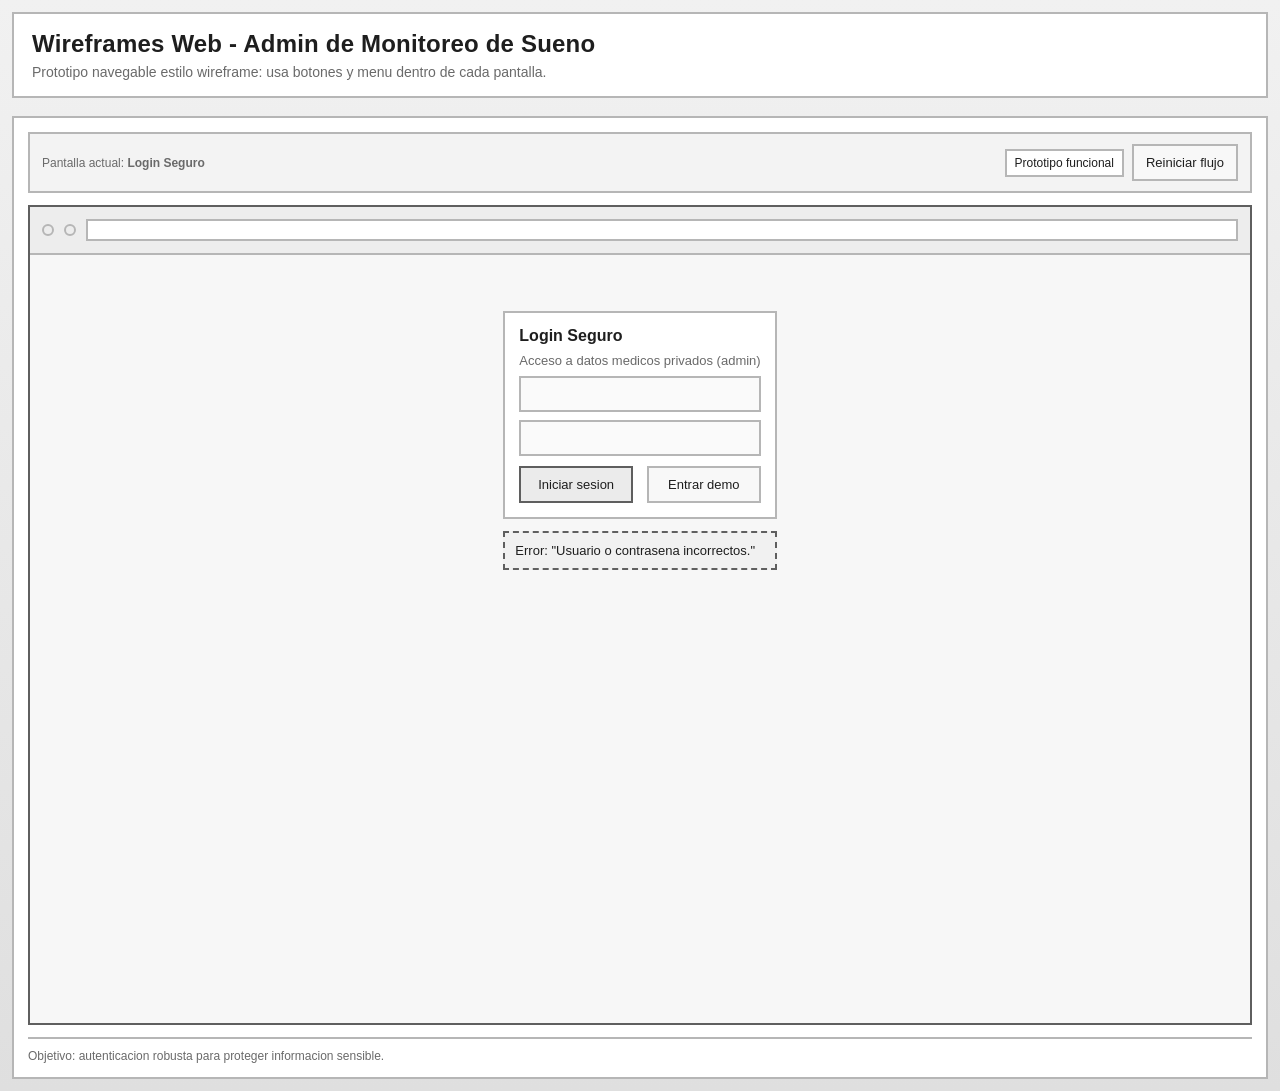
<file: indexweb.html>
<!DOCTYPE html>
<html lang="es">
  <head>
    <meta charset="UTF-8" />
    <meta name="viewport" content="width=device-width, initial-scale=1.0" />
    <title>Wireframes Web - Admin Sueno</title>
    <style>
      :root {
        --bg: #e5e5e5;
        --surface: #f7f7f7;
        --panel: #ffffff;
        --line: #b6b6b6;
        --line-strong: #5f5f5f;
        --text: #1e1e1e;
        --text-soft: #6a6a6a;
      }

      * {
        box-sizing: border-box;
      }

      body {
        margin: 0;
        font-family: "Segoe UI", Arial, sans-serif;
        color: var(--text);
        background: linear-gradient(180deg, #f1f1f1 0%, #dfdfdf 100%);
      }

      .page {
        max-width: none;
        margin: 0 auto;
        padding: 12px;
      }

      .title-block {
        border: 2px solid var(--line);
        background: var(--panel);
        padding: 16px 18px;
        margin-bottom: 18px;
      }

      .title-block h1 {
        margin: 0 0 6px 0;
        font-size: 24px;
        letter-spacing: 0.2px;
      }

      .title-block p {
        margin: 0;
        color: var(--text-soft);
        font-size: 14px;
      }

      .workspace {
        display: grid;
        grid-template-columns: 1fr;
        gap: 16px;
      }

      .panel {
        border: 2px solid var(--line);
        background: var(--panel);
      }

      .viewer {
        padding: 14px;
        overflow-x: hidden;
        overflow-y: hidden;
      }

      .proto-toolbar {
        display: flex;
        align-items: center;
        justify-content: space-between;
        gap: 10px;
        border: 2px solid var(--line);
        background: #f3f3f3;
        padding: 10px 12px;
        margin-bottom: 12px;
        width: 100%;
        min-width: 0;
      }

      .proto-toolbar p {
        margin: 0;
        font-size: 12px;
        color: var(--text-soft);
      }

      .proto-pills {
        display: flex;
        align-items: center;
        gap: 8px;
      }

      .proto-pill {
        border: 2px solid var(--line);
        background: white;
        padding: 5px 8px;
        font-size: 12px;
      }

      .screen {
        display: none;
        width: 100%;
        min-width: 0;
      }

      .screen.active {
        display: block;
      }

      .wireframe {
        border: 2px solid var(--line-strong);
        background: var(--surface);
        width: 100%;
        min-width: 0;
        min-height: 820px;
        display: grid;
        grid-template-rows: 48px 1fr;
      }

      .browser-top {
        border-bottom: 2px solid var(--line);
        display: flex;
        align-items: center;
        gap: 10px;
        padding: 0 12px;
        background: #ededed;
      }

      .dot {
        width: 12px;
        height: 12px;
        border-radius: 50%;
        border: 2px solid var(--line);
      }

      .url-bar {
        height: 22px;
        flex: 1;
        border: 2px solid var(--line);
        background: white;
      }

      .app-shell {
        display: grid;
        grid-template-columns: 220px 1fr;
        min-height: 0;
      }

      .sidebar {
        border-right: 2px solid var(--line);
        padding: 14px;
        background: #f2f2f2;
      }

      .logo {
        height: 38px;
        border: 2px solid var(--line);
        margin-bottom: 12px;
      }

      .menu {
        display: grid;
        gap: 8px;
      }

      .menu-item {
        border: 2px solid var(--line);
        padding: 8px 10px;
        font-size: 13px;
        background: white;
        cursor: pointer;
        user-select: none;
      }

      .menu-item.active {
        border-color: var(--line-strong);
        background: #ececec;
        font-weight: 700;
      }

      .main {
        padding: 20px;
        display: grid;
        gap: 16px;
        align-content: start;
      }

      .row {
        display: grid;
        gap: 14px;
      }

      .row.two {
        grid-template-columns: 1fr 1fr;
      }

      .row.three {
        grid-template-columns: repeat(3, 1fr);
      }

      .row.four {
        grid-template-columns: repeat(4, 1fr);
      }

      .card {
        border: 2px solid var(--line);
        background: white;
        padding: 14px;
      }

      .card h3,
      .card h4,
      .card p {
        margin: 0 0 8px 0;
      }

      .card h3 {
        font-size: 16px;
      }

      .card h4 {
        font-size: 14px;
      }

      .card p {
        font-size: 13px;
        color: var(--text-soft);
      }

      .input {
        height: 36px;
        border: 2px solid var(--line);
        background: #fafafa;
        margin-top: 8px;
        width: 100%;
      }

      .input.flat {
        margin-top: 0;
      }

      .field-label {
        display: block;
        margin-bottom: 5px;
        font-size: 12px;
        color: var(--text-soft);
      }

      .select {
        height: 36px;
        border: 2px solid var(--line);
        background: #fafafa;
        width: 100%;
        font-size: 13px;
        padding: 0 10px;
      }

      .textarea {
        width: 100%;
        min-height: 86px;
        border: 2px solid var(--line);
        background: #fafafa;
        font-size: 13px;
        font-family: inherit;
        padding: 8px 10px;
        resize: none;
      }

      .pill-note {
        border: 2px dashed var(--line);
        background: #f8f8f8;
        padding: 8px;
        font-size: 12px;
        color: var(--text-soft);
      }

      .section-title {
        font-size: 12px;
        color: var(--text-soft);
        margin-bottom: 8px;
        text-transform: uppercase;
        letter-spacing: 0.6px;
      }

      .history-filters {
        border: 2px dashed var(--line);
        background: #fbfbfb;
        padding: 12px;
      }

      .history-summary {
        display: grid;
        grid-template-columns: repeat(3, minmax(0, 1fr));
        gap: 10px;
      }

      .mini-kpi {
        border: 2px solid var(--line);
        background: #f9f9f9;
        padding: 10px;
      }

      .mini-kpi strong {
        display: block;
        font-size: 19px;
        margin-bottom: 3px;
      }

      .mini-kpi span {
        font-size: 12px;
        color: var(--text-soft);
      }

      .alert-mock {
        border: 2px solid var(--line-strong);
        background: #f3f3f3;
        padding: 12px;
      }

      .alert-mock strong {
        display: block;
        margin-bottom: 6px;
        font-size: 14px;
      }

      .alert-mock p {
        margin: 0 0 10px 0;
        font-size: 13px;
        color: var(--text-soft);
      }

      .avatar-block {
        display: grid;
        grid-template-columns: 112px 1fr;
        gap: 12px;
        align-items: center;
      }

      .avatar-placeholder {
        width: 112px;
        height: 112px;
        border: 2px dashed var(--line-strong);
        background: #f6f6f6;
        display: flex;
        align-items: center;
        justify-content: center;
        font-size: 12px;
        color: var(--text-soft);
        text-align: center;
        padding: 10px;
      }

      .profile-meta {
        border: 2px solid var(--line);
        background: #fafafa;
        padding: 10px;
      }

      .step-grid {
        display: grid;
        grid-template-columns: repeat(4, 1fr);
        gap: 8px;
      }

      .step-box {
        border: 2px solid var(--line);
        background: #f6f6f6;
        padding: 8px;
        font-size: 12px;
      }

      .step-box strong {
        display: block;
        margin-bottom: 4px;
      }

      .summary-line {
        border-bottom: 1px solid #dddddd;
        padding: 6px 0;
        font-size: 13px;
      }

      .summary-line:last-child {
        border-bottom: 0;
      }

      .btn {
        border: 2px solid var(--line-strong);
        background: #ebebeb;
        padding: 9px 12px;
        font-size: 13px;
        display: inline-block;
        cursor: pointer;
        font-family: inherit;
        color: inherit;
        text-decoration: none;
      }

      .btn.ghost {
        border-color: var(--line);
        background: #f8f8f8;
      }

      .message {
        border: 2px dashed var(--line-strong);
        background: #f1f1f1;
        padding: 10px;
        font-size: 13px;
      }

      .metric {
        height: 90px;
        border: 2px dashed var(--line);
        display: flex;
        align-items: end;
        gap: 8px;
        padding: 8px;
      }

      .bar {
        flex: 1;
        border: 2px solid var(--line);
        background: #dfdfdf;
      }

      .bar.a {
        height: 28%;
      }

      .bar.b {
        height: 52%;
      }

      .bar.c {
        height: 75%;
      }

      .bar.d {
        height: 46%;
      }

      .bar.e {
        height: 68%;
      }

      .line-chart {
        height: 180px;
        border-left: 2px solid var(--line);
        border-bottom: 2px solid var(--line);
        padding: 8px 10px 2px 10px;
        background-image: repeating-linear-gradient(
          to top,
          transparent 0,
          transparent 34px,
          #e4e4e4 34px,
          #e4e4e4 35px
        );
      }

      .timeline {
        width: 100%;
        height: 100%;
      }

      .chart-with-scale {
        display: grid;
        grid-template-columns: 42px 1fr;
        gap: 8px;
        margin-top: 10px;
      }

      .chart-with-scale.compact {
        grid-template-columns: 36px 1fr;
      }

      .axis-y {
        display: flex;
        flex-direction: column;
        justify-content: space-between;
        align-items: flex-end;
        font-size: 11px;
        color: var(--text-soft);
        padding: 2px 0;
      }

      .plot-wrap {
        display: grid;
        gap: 6px;
      }

      .plot-grid {
        min-height: 132px;
        border-left: 2px solid var(--line);
        border-bottom: 2px solid var(--line);
        padding: 8px 8px 4px 8px;
        display: flex;
        align-items: end;
        justify-content: space-between;
        gap: 8px;
        background-image: repeating-linear-gradient(
          to top,
          transparent 0,
          transparent 26px,
          #e4e4e4 26px,
          #e4e4e4 27px
        );
      }

      .chart-with-scale.compact .plot-grid {
        min-height: 102px;
      }

      .plot-grid .bar {
        flex: 1 1 44px;
        min-width: 12px;
      }

      .axis-x {
        display: flex;
        gap: 8px;
        justify-content: space-between;
        font-size: 11px;
        color: var(--text-soft);
      }

      .axis-x span {
        flex: 1;
        text-align: center;
      }

      .axis-caption {
        font-size: 11px;
        color: var(--text-soft);
        margin-top: 6px;
      }

      .line-chart-with-scale {
        display: grid;
        grid-template-columns: 42px 1fr;
        gap: 8px;
      }

      .table {
        width: 100%;
        border-collapse: collapse;
        font-size: 13px;
      }

      .table th,
      .table td {
        border: 2px solid var(--line);
        padding: 7px 8px;
        text-align: left;
      }

      .table-action {
        border: 2px solid var(--line);
        background: #f7f7f7;
        font-size: 12px;
        padding: 5px 7px;
        cursor: pointer;
      }

      .skeleton {
        display: grid;
        gap: 10px;
      }

      .skeleton-block {
        height: 16px;
        border-radius: 2px;
        background: linear-gradient(90deg, #ececec 0%, #d9d9d9 50%, #ececec 100%);
        background-size: 200% 100%;
        animation: pulse 1.4s linear infinite;
      }

      .skeleton-block.big {
        height: 100px;
      }

      @keyframes pulse {
        from {
          background-position: 100% 0;
        }
        to {
          background-position: -100% 0;
        }
      }

      .chip-row {
        display: flex;
        gap: 8px;
        flex-wrap: wrap;
      }

      .chip {
        border: 2px solid var(--line);
        padding: 6px 9px;
        font-size: 12px;
        background: #f8f8f8;
      }

      .chip.selected {
        border-color: var(--line-strong);
        background: #e9e9e9;
        font-weight: 700;
      }

      .center-stack {
        max-width: 520px;
        margin: 36px auto;
        display: grid;
        gap: 12px;
      }

      .feedback-footer {
        margin-top: 12px;
        border-top: 2px solid var(--line);
        padding-top: 10px;
        font-size: 12px;
        color: var(--text-soft);
        width: 100%;
        min-width: 0;
      }
    </style>
  </head>
  <body>
    <div class="page">
      <section class="title-block">
        <h1>Wireframes Web - Admin de Monitoreo de Sueno</h1>
        <p>
          Prototipo navegable estilo wireframe: usa botones y menu dentro de cada pantalla.
        </p>
      </section>

      <div class="workspace">
        <section class="panel viewer">
          <div class="proto-toolbar">
            <p>Pantalla actual: <strong id="current-screen-label">Login Seguro</strong></p>
            <div class="proto-pills">
              <span class="proto-pill">Prototipo funcional</span>
              <button class="btn ghost" data-go="screen-1">Reiniciar flujo</button>
            </div>
          </div>

          <article class="screen active" id="screen-1" data-name="Login Seguro">
            <div class="wireframe">
              <div class="browser-top">
                <span class="dot"></span><span class="dot"></span>
                <div class="url-bar"></div>
              </div>
              <div class="main">
                <div class="center-stack">
                  <div class="card">
                    <h3>Login Seguro</h3>
                    <p>Acceso a datos medicos privados (admin)</p>
                    <div class="input"></div>
                    <div class="input"></div>
                    <div class="row two" style="margin-top: 10px;">
                      <button class="btn" data-go="screen-2">Iniciar sesion</button>
                      <button class="btn ghost" data-go="screen-3">Entrar demo</button>
                    </div>
                  </div>
                  <div class="message">
                    Error: "Usuario o contrasena incorrectos."
                  </div>
                </div>
              </div>
            </div>
            <div class="feedback-footer">
              Objetivo: autenticacion robusta para proteger informacion sensible.
            </div>
          </article>

          <article class="screen" id="screen-2" data-name="Dashboard Cargando">
            <div class="wireframe">
              <div class="browser-top">
                <span class="dot"></span><span class="dot"></span>
                <div class="url-bar"></div>
              </div>
              <div class="app-shell">
                <aside class="sidebar">
                  <div class="logo"></div>
                  <div class="menu">
                    <div class="menu-item active">Inicio</div>
                    <div class="menu-item">Detalles</div>
                    <div class="menu-item">Historial</div>
                    <div class="menu-item">Alertas</div>
                    <div class="menu-item">Exportar</div>
                    <div class="menu-item">Perfil</div>
                  </div>
                </aside>
                <main class="main">
                  <div class="card">
                    <h3>Dashboard Analitico</h3>
                    <p>Cargando datos de la nube...</p>
                    <div class="skeleton">
                      <div class="skeleton-block"></div>
                      <div class="skeleton-block"></div>
                      <div class="skeleton-block big"></div>
                      <div class="skeleton-block big"></div>
                    </div>
                  </div>
                  <div class="row three">
                    <div class="card skeleton"><div class="skeleton-block big"></div></div>
                    <div class="card skeleton"><div class="skeleton-block big"></div></div>
                    <div class="card skeleton"><div class="skeleton-block big"></div></div>
                  </div>
                  <button class="btn" data-go="screen-3">Omitir espera</button>
                </main>
              </div>
            </div>
            <div class="feedback-footer">
              Feedback: estado de espera visible para evitar pantalla vacia.
            </div>
          </article>

          <article class="screen" id="screen-3" data-name="Dashboard Analitico">
            <div class="wireframe">
              <div class="browser-top">
                <span class="dot"></span><span class="dot"></span>
                <div class="url-bar"></div>
              </div>
              <div class="app-shell">
                <aside class="sidebar">
                  <div class="logo"></div>
                  <div class="menu">
                    <div class="menu-item active">Inicio</div>
                    <div class="menu-item">Detalles</div>
                    <div class="menu-item">Historial</div>
                    <div class="menu-item">Alertas</div>
                    <div class="menu-item">Exportar</div>
                    <div class="menu-item">Perfil</div>
                  </div>
                </aside>
                <main class="main">
                  <div class="row three">
                    <div class="card">
                      <h4>Calidad promedio</h4>
                      <p>84%</p>
                    </div>
                    <div class="card">
                      <h4>Duracion promedio</h4>
                      <p>7h 12m</p>
                    </div>
                    <div class="card">
                      <h4>Alertas</h4>
                      <p>3 eventos</p>
                    </div>
                  </div>
                  <div class="card">
                    <h3>Tendencias ultimos 30 dias</h3>
                    <div class="chip-row">
                      <span class="chip selected">30 dias</span>
                      <span class="chip">7 dias</span>
                      <span class="chip">90 dias</span>
                    </div>
                    <div class="chart-with-scale">
                      <div class="axis-y">
                        <span>100%</span>
                        <span>75%</span>
                        <span>50%</span>
                        <span>25%</span>
                        <span>0%</span>
                      </div>
                      <div class="plot-wrap">
                        <div class="plot-grid">
                          <span class="bar a"></span>
                          <span class="bar c"></span>
                          <span class="bar b"></span>
                          <span class="bar e"></span>
                          <span class="bar d"></span>
                          <span class="bar c"></span>
                          <span class="bar b"></span>
                        </div>
                        <div class="axis-x">
                          <span>D1</span>
                          <span>D5</span>
                          <span>D10</span>
                          <span>D15</span>
                          <span>D20</span>
                          <span>D25</span>
                          <span>D30</span>
                        </div>
                      </div>
                    </div>
                    <p class="axis-caption">Eje Y: indice de calidad | Eje X: dias del periodo</p>
                  </div>
                  <div class="row two">
                    <div class="card">
                      <h4>Factor: consumo de cafe</h4>
                      <div class="chart-with-scale compact">
                        <div class="axis-y">
                          <span>4</span>
                          <span>3</span>
                          <span>2</span>
                          <span>1</span>
                          <span>0</span>
                        </div>
                        <div class="plot-wrap">
                          <div class="plot-grid">
                            <span class="bar b"></span>
                            <span class="bar d"></span>
                            <span class="bar a"></span>
                            <span class="bar c"></span>
                          </div>
                          <div class="axis-x">
                            <span>Sem1</span>
                            <span>Sem2</span>
                            <span>Sem3</span>
                            <span>Sem4</span>
                          </div>
                        </div>
                      </div>
                      <p class="axis-caption">Unidad: tazas promedio / noche</p>
                    </div>
                    <div class="card">
                      <h4>Factor: estres diario</h4>
                      <div class="chart-with-scale compact">
                        <div class="axis-y">
                          <span>10</span>
                          <span>8</span>
                          <span>6</span>
                          <span>4</span>
                          <span>0</span>
                        </div>
                        <div class="plot-wrap">
                          <div class="plot-grid">
                            <span class="bar c"></span>
                            <span class="bar d"></span>
                            <span class="bar b"></span>
                            <span class="bar a"></span>
                          </div>
                          <div class="axis-x">
                            <span>Sem1</span>
                            <span>Sem2</span>
                            <span>Sem3</span>
                            <span>Sem4</span>
                          </div>
                        </div>
                      </div>
                      <p class="axis-caption">Unidad: escala de estres (0-10)</p>
                    </div>
                  </div>
                  <div class="row two">
                    <button class="btn" data-go="screen-4">Abrir detalle de sesion</button>
                    <button class="btn ghost" data-go="screen-7">Ir a exportar reporte</button>
                  </div>
                  <div class="row two">
                    <button class="btn ghost" data-go="screen-5">Abrir historial filtrado</button>
                    <button class="btn" data-go="screen-9">Configurar perfil de salud</button>
                  </div>
                </main>
              </div>
            </div>
            <div class="feedback-footer">
              Objetivo: "big picture" de comportamiento del sueno.
            </div>
          </article>

          <article class="screen" id="screen-4" data-name="Detalle de Sesion">
            <div class="wireframe">
              <div class="browser-top">
                <span class="dot"></span><span class="dot"></span>
                <div class="url-bar"></div>
              </div>
              <div class="app-shell">
                <aside class="sidebar">
                  <div class="logo"></div>
                  <div class="menu">
                    <div class="menu-item">Inicio</div>
                    <div class="menu-item active">Detalles</div>
                    <div class="menu-item">Historial</div>
                    <div class="menu-item">Alertas</div>
                    <div class="menu-item">Exportar</div>
                    <div class="menu-item">Perfil</div>
                  </div>
                </aside>
                <main class="main">
                  <div class="card">
                    <h3>Analisis de Noche: 12 Octubre 2025</h3>
                    <p>Calidad 85% - Duracion 7h 20m - Eficiencia 91%</p>
                  </div>
                  <div class="card">
                    <div class="row three">
                      <div>
                        <label class="field-label">Metrica principal</label>
                        <select class="select">
                          <option>Arquitectura del sueno (REM/Ligero/Profundo)</option>
                          <option>Ritmo cardiaco nocturno</option>
                          <option>Respiracion por minuto</option>
                          <option>Saturacion de oxigeno (SpO2)</option>
                        </select>
                      </div>
                      <div>
                        <label class="field-label">Ventana de analisis</label>
                        <select class="select">
                          <option>Noche completa</option>
                          <option>Primer tercio</option>
                          <option>Segundo tercio</option>
                          <option>Ultimo tercio</option>
                        </select>
                      </div>
                      <div>
                        <label class="field-label">Comparar contra</label>
                        <select class="select">
                          <option>Promedio personal 30 dias</option>
                          <option>Noche anterior</option>
                          <option>Ultima semana</option>
                        </select>
                      </div>
                    </div>
                  </div>
                  <div class="card">
                    <h4>Fases de sueno (REM / Ligero / Profundo)</h4>
                    <div class="line-chart-with-scale">
                      <div class="axis-y">
                        <span>100%</span>
                        <span>75%</span>
                        <span>50%</span>
                        <span>25%</span>
                        <span>0%</span>
                      </div>
                      <div class="plot-wrap">
                        <div class="line-chart">
                          <svg class="timeline" viewBox="0 0 600 180" preserveAspectRatio="none">
                            <polyline
                              points="0,145 60,145 110,80 180,80 240,132 300,132 350,60 430,60 500,118 600,118"
                              fill="none"
                              stroke="#666666"
                              stroke-width="3"
                            />
                            <line x1="0" y1="145" x2="600" y2="145" stroke="#c0c0c0" stroke-width="1" />
                            <line x1="0" y1="110" x2="600" y2="110" stroke="#cfcfcf" stroke-width="1" />
                            <line x1="0" y1="75" x2="600" y2="75" stroke="#cfcfcf" stroke-width="1" />
                            <line x1="0" y1="40" x2="600" y2="40" stroke="#d8d8d8" stroke-width="1" />
                          </svg>
                        </div>
                        <div class="axis-x">
                          <span>00:00</span>
                          <span>02:00</span>
                          <span>04:00</span>
                          <span>06:00</span>
                          <span>08:00</span>
                        </div>
                      </div>
                    </div>
                    <p class="axis-caption">Eje Y: profundidad (%) | Eje X: tiempo de la sesion</p>
                  </div>
                  <div class="row two">
                    <div class="card">
                      <h4>Respiracion</h4>
                      <p>12 eventos leves</p>
                    </div>
                    <div class="card">
                      <h4>Frecuencia cardiaca</h4>
                      <p>56-72 bpm</p>
                    </div>
                  </div>
                  <div class="card">
                    <h4>Interpretacion de resultados</h4>
                    <div class="summary-line">
                      Predominio de sueno ligero entre 02:00 y 03:30, con dos transiciones abruptas.
                    </div>
                    <div class="summary-line">
                      Ritmo cardiaco estable la mayor parte de la noche; incremento leve al final de la sesion.
                    </div>
                    <div class="summary-line">
                      Recomendacion: reducir consumo de cafe posterior a las 17:00 y validar higiene de sueno.
                    </div>
                  </div>
                  <div class="row two">
                    <button class="btn ghost" data-go="screen-3">Volver a inicio</button>
                    <button class="btn" data-go="screen-7">Exportar este analisis</button>
                  </div>
                </main>
              </div>
            </div>
            <div class="feedback-footer">
              Objetivo: zoom tecnico de una sesion especifica.
            </div>
          </article>

          <article class="screen" id="screen-5" data-name="Historial de Sesiones">
            <div class="wireframe">
              <div class="browser-top">
                <span class="dot"></span><span class="dot"></span>
                <div class="url-bar"></div>
              </div>
              <div class="app-shell">
                <aside class="sidebar">
                  <div class="logo"></div>
                  <div class="menu">
                    <div class="menu-item">Inicio</div>
                    <div class="menu-item">Detalles</div>
                    <div class="menu-item active">Historial</div>
                    <div class="menu-item">Alertas</div>
                    <div class="menu-item">Exportar</div>
                    <div class="menu-item">Perfil</div>
                  </div>
                </aside>
                <main class="main">
                  <div class="card">
                    <h3>Historial de Sesiones</h3>
                    <p>Filtra por rango, calidad, eventos y estado clinico.</p>
                    <div class="history-filters">
                      <div class="section-title">Filtros avanzados</div>
                      <div class="row three">
                        <div>
                          <label class="field-label">Desde</label>
                          <input class="input flat" value="2025-10-01" />
                        </div>
                        <div>
                          <label class="field-label">Hasta</label>
                          <input class="input flat" value="2025-10-31" />
                        </div>
                        <div>
                          <label class="field-label">Calidad minima</label>
                          <select class="select">
                            <option>70%</option>
                            <option selected>75%</option>
                            <option>80%</option>
                            <option>85%</option>
                          </select>
                        </div>
                      </div>
                      <div class="row three">
                        <div>
                          <label class="field-label">Eventos respiratorios</label>
                          <select class="select">
                            <option>Todos</option>
                            <option>0-2 eventos</option>
                            <option>3-5 eventos</option>
                            <option>6+ eventos</option>
                          </select>
                        </div>
                        <div>
                          <label class="field-label">Etiqueta clinica</label>
                          <select class="select">
                            <option>Todas</option>
                            <option>Normal</option>
                            <option>Vigilar</option>
                            <option>Prioritario</option>
                          </select>
                        </div>
                        <div>
                          <label class="field-label">Orden</label>
                          <select class="select">
                            <option>Mas reciente</option>
                            <option>Mejor calidad</option>
                            <option>Mayor duracion</option>
                          </select>
                        </div>
                      </div>
                      <div class="row two">
                        <button class="btn">Aplicar filtros</button>
                        <button class="btn ghost">Limpiar filtros</button>
                      </div>
                      <div class="chip-row">
                        <span class="chip selected">Octubre</span>
                        <span class="chip">Calidad > 75%</span>
                        <span class="chip">Sin alertas severas</span>
                      </div>
                      <div class="pill-note">Resultados encontrados: 14 sesiones</div>
                    </div>
                  </div>

                  <div class="history-summary">
                    <div class="mini-kpi">
                      <strong>14</strong>
                      <span>Sesiones filtradas</span>
                    </div>
                    <div class="mini-kpi">
                      <strong>82%</strong>
                      <span>Calidad promedio</span>
                    </div>
                    <div class="mini-kpi">
                      <strong>2.1</strong>
                      <span>Eventos promedio</span>
                    </div>
                  </div>

                  <div class="card">
                    <div class="section-title">Resultados</div>
                    <table class="table">
                      <thead>
                        <tr>
                          <th>Fecha</th>
                          <th>Duracion</th>
                          <th>Calidad</th>
                          <th>Eventos</th>
                          <th>Accion</th>
                        </tr>
                      </thead>
                      <tbody>
                        <tr>
                          <td>12 Oct 2025</td>
                          <td>7h 20m</td>
                          <td>85%</td>
                          <td>2</td>
                          <td><button class="table-action" data-go="screen-4">Ver detalle</button></td>
                        </tr>
                        <tr>
                          <td>11 Oct 2025</td>
                          <td>6h 58m</td>
                          <td>79%</td>
                          <td>4</td>
                          <td><button class="table-action" data-go="screen-4">Ver detalle</button></td>
                        </tr>
                        <tr>
                          <td>10 Oct 2025</td>
                          <td>7h 42m</td>
                          <td>88%</td>
                          <td>1</td>
                          <td><button class="table-action" data-go="screen-4">Ver detalle</button></td>
                        </tr>
                      </tbody>
                    </table>
                  </div>

                  <div class="row two">
                    <button class="btn ghost" data-go="screen-4">Ver analisis de la noche seleccionada</button>
                    <button class="btn" data-go="screen-7">Exportar resultados filtrados</button>
                  </div>
                </main>
              </div>
            </div>
            <div class="feedback-footer">
              Objetivo: consulta historica antes de exportar o comparar.
            </div>
          </article>
          <article class="screen" id="screen-6" data-name="Alertas Clinicas">
            <div class="wireframe">
              <div class="browser-top">
                <span class="dot"></span><span class="dot"></span>
                <div class="url-bar"></div>
              </div>
              <div class="app-shell">
                <aside class="sidebar">
                  <div class="logo"></div>
                  <div class="menu">
                    <div class="menu-item">Inicio</div>
                    <div class="menu-item">Detalles</div>
                    <div class="menu-item">Historial</div>
                    <div class="menu-item active">Alertas</div>
                    <div class="menu-item">Exportar</div>
                    <div class="menu-item">Perfil</div>
                  </div>
                </aside>
                <main class="main">
                  <div class="alert-mock">
                    <strong>Mock alerta critica activa</strong>
                    <p>
                      SpO2 por debajo de 90% por 4 minutos en la sesion 12 Oct 2025.
                      Requiere revision prioritaria.
                    </p>
                    <div class="row two">
                      <button class="btn" data-go="screen-4">Revisar sesion ahora</button>
                      <button class="btn ghost">Marcar como atendida</button>
                    </div>
                  </div>
                  <div class="card">
                    <h3>Alertas Clinicas Detectadas</h3>
                    <p>Priorizacion para revision del equipo medico.</p>
                  </div>
                  <div class="row two">
                    <div class="card">
                      <h4>Evento A</h4>
                      <p>Desaturacion nocturna - Prioridad Alta</p>
                      <button class="btn ghost" data-go="screen-4">Abrir sesion</button>
                    </div>
                    <div class="card">
                      <h4>Evento B</h4>
                      <p>Movimientos frecuentes - Prioridad Media</p>
                      <button class="btn ghost" data-go="screen-4">Abrir sesion</button>
                    </div>
                  </div>
                  <div class="card">
                    <h4>Linea temporal de alertas</h4>
                    <div class="chart-with-scale compact">
                      <div class="axis-y">
                        <span>5</span>
                        <span>4</span>
                        <span>3</span>
                        <span>2</span>
                        <span>0</span>
                      </div>
                      <div class="plot-wrap">
                        <div class="plot-grid">
                          <span class="bar a"></span>
                          <span class="bar b"></span>
                          <span class="bar d"></span>
                          <span class="bar c"></span>
                          <span class="bar a"></span>
                          <span class="bar e"></span>
                        </div>
                        <div class="axis-x">
                          <span>Lun</span>
                          <span>Mar</span>
                          <span>Mie</span>
                          <span>Jue</span>
                          <span>Vie</span>
                          <span>Sab</span>
                        </div>
                      </div>
                    </div>
                    <p class="axis-caption">Cantidad de eventos por dia</p>
                  </div>
                </main>
              </div>
            </div>
            <div class="feedback-footer">
              Pantalla adicional para completar flujo admin (6-8 vistas).
            </div>
          </article>

          <article class="screen" id="screen-7" data-name="Exportar Reporte">
            <div class="wireframe">
              <div class="browser-top">
                <span class="dot"></span><span class="dot"></span>
                <div class="url-bar"></div>
              </div>
              <div class="app-shell">
                <aside class="sidebar">
                  <div class="logo"></div>
                  <div class="menu">
                    <div class="menu-item">Inicio</div>
                    <div class="menu-item">Detalles</div>
                    <div class="menu-item">Historial</div>
                    <div class="menu-item">Alertas</div>
                    <div class="menu-item active">Exportar</div>
                    <div class="menu-item">Perfil</div>
                  </div>
                </aside>
                <main class="main">
                  <div class="card">
                    <h3>Descargar Reporte Medico</h3>
                    <p>Flujo guiado para evitar errores de exportacion.</p>
                    <div class="step-grid">
                      <div class="step-box">
                        <strong>Paso 1</strong>
                        Formato
                      </div>
                      <div class="step-box">
                        <strong>Paso 2</strong>
                        Periodo
                      </div>
                      <div class="step-box">
                        <strong>Paso 3</strong>
                        Contenido
                      </div>
                      <div class="step-box">
                        <strong>Paso 4</strong>
                        Confirmacion
                      </div>
                    </div>
                    <div class="row two" style="margin-top: 10px;">
                      <div>
                        <label class="field-label">Formato de salida</label>
                        <select class="select">
                          <option>PDF clinico</option>
                          <option>CSV analitico</option>
                        </select>
                      </div>
                      <div>
                        <label class="field-label">Rango</label>
                        <select class="select">
                          <option>Ultimos 30 dias</option>
                          <option>Ultimos 7 dias</option>
                          <option>Noche puntual</option>
                        </select>
                      </div>
                    </div>
                    <div class="row two">
                      <div>
                        <label class="field-label">Incluir secciones</label>
                        <div class="chip-row">
                          <span class="chip selected">Resumen</span>
                          <span class="chip selected">Detalle REM</span>
                          <span class="chip">Alertas</span>
                        </div>
                      </div>
                      <div>
                        <label class="field-label">Destino</label>
                        <select class="select">
                          <option>Descarga local</option>
                          <option>Enviar por correo medico</option>
                        </select>
                      </div>
                    </div>
                    <div class="row two" style="margin-top: 10px;">
                      <button class="btn" data-go="screen-8">Descargar</button>
                      <button class="btn ghost" data-go="screen-4">Previsualizar</button>
                    </div>
                  </div>
                  <div class="row two">
                    <div class="card">
                      <h4>Vista previa de estructura</h4>
                      <div class="summary-line">1. Datos del paciente y periodo</div>
                      <div class="summary-line">2. Indicadores de calidad y duracion</div>
                      <div class="summary-line">3. Graficas: REM, FC, respiracion</div>
                      <div class="summary-line">4. Interpretacion automatica</div>
                    </div>
                    <div class="card">
                      <h4>Control de salida</h4>
                      <div class="summary-line">Tamano estimado: 2.4 MB</div>
                      <div class="summary-line">Tiempo de generacion: ~12 s</div>
                      <div class="summary-line">Cumple formato medico: Si</div>
                      <button class="btn ghost" data-go="screen-5">Exportar desde historial filtrado</button>
                    </div>
                  </div>
                  <div class="message">
                    La estructura del archivo sera: portada, resumen, detalle tecnico e interpretacion.
                  </div>
                </main>
              </div>
            </div>
            <div class="feedback-footer">
              Objetivo: exportar datos en PDF/CSV para medicos.
            </div>
          </article>

          <article class="screen" id="screen-8" data-name="Descarga Exitosa">
            <div class="wireframe">
              <div class="browser-top">
                <span class="dot"></span><span class="dot"></span>
                <div class="url-bar"></div>
              </div>
              <div class="main">
                <div class="center-stack">
                  <div class="card">
                    <h3>Exportacion completada</h3>
                    <p>Tu reporte se ha descargado correctamente.</p>
                    <div class="row two" style="margin-top: 10px;">
                      <button class="btn" data-go="screen-7">Abrir archivo</button>
                      <button class="btn ghost" data-go="screen-3">Volver al dashboard</button>
                    </div>
                    <div class="row two">
                      <button class="btn ghost" data-go="screen-9">Actualizar perfil de salud</button>
                      <button class="btn" data-go="screen-5">Ver historial filtrado</button>
                    </div>
                  </div>
                  <div class="card">
                    <h4>Resumen del archivo</h4>
                    <p>Formato: PDF - Rango: ultimos 30 dias - Incluye analisis.</p>
                  </div>
                </div>
              </div>
            </div>
            <div class="feedback-footer">
              Feedback final: confirmacion positiva de descarga.
            </div>
          </article>

          <article class="screen" id="screen-9" data-name="Perfil y Salud">
            <div class="wireframe">
              <div class="browser-top">
                <span class="dot"></span><span class="dot"></span>
                <div class="url-bar"></div>
              </div>
              <div class="app-shell">
                <aside class="sidebar">
                  <div class="logo"></div>
                  <div class="menu">
                    <div class="menu-item">Inicio</div>
                    <div class="menu-item">Detalles</div>
                    <div class="menu-item">Historial</div>
                    <div class="menu-item">Alertas</div>
                    <div class="menu-item">Exportar</div>
                    <div class="menu-item active">Perfil</div>
                  </div>
                </aside>
                <main class="main">
                  <div class="card">
                    <h3>Foto / Avatar del paciente</h3>
                    <div class="avatar-block">
                      <div class="avatar-placeholder">Espacio de avatar o imagen</div>
                      <div class="profile-meta">
                        <div class="summary-line">ID paciente: SLP-2025-001</div>
                        <div class="summary-line">Ultima actualizacion: 22-02-2026</div>
                        <div class="summary-line">Fuente: carga manual / sistema clinico</div>
                        <div class="row two" style="margin-top: 10px;">
                          <button class="btn">Subir imagen</button>
                          <button class="btn ghost">Quitar imagen</button>
                        </div>
                      </div>
                    </div>
                  </div>

                  <div class="card">
                    <h3>Perfil y Parametros de Salud</h3>
                    <p>Estos datos ajustan la interpretacion automatica de resultados.</p>
                    <div class="row three">
                      <div>
                        <label class="field-label">Nombre paciente</label>
                        <input class="input flat" value="Paciente Demo" />
                      </div>
                      <div>
                        <label class="field-label">Edad</label>
                        <input class="input flat" value="42" />
                      </div>
                      <div>
                        <label class="field-label">Sexo biologico</label>
                        <select class="select">
                          <option>Femenino</option>
                          <option selected>Masculino</option>
                          <option>Otro</option>
                        </select>
                      </div>
                    </div>
                    <div class="row three">
                      <div>
                        <label class="field-label">Peso (kg)</label>
                        <input class="input flat" value="78" />
                      </div>
                      <div>
                        <label class="field-label">Talla (cm)</label>
                        <input class="input flat" value="176" />
                      </div>
                      <div>
                        <label class="field-label">Objetivo de sueno</label>
                        <select class="select">
                          <option>7 horas</option>
                          <option selected>7.5 horas</option>
                          <option>8 horas</option>
                        </select>
                      </div>
                    </div>
                  </div>

                  <div class="card">
                    <h4>Antecedentes y condiciones relevantes</h4>
                    <div class="chip-row">
                      <span class="chip selected">Hipertension</span>
                      <span class="chip">Diabetes</span>
                      <span class="chip selected">Apnea diagnosticada</span>
                      <span class="chip">Ansiedad</span>
                      <span class="chip">Ninguna</span>
                    </div>
                    <div style="margin-top: 10px;">
                      <label class="field-label">Medicacion nocturna / observaciones</label>
                      <textarea class="textarea">Melatonina 3mg, toma 22:30. Ronquido frecuente reportado por pareja.</textarea>
                    </div>
                  </div>

                  <div class="row two">
                    <div class="card">
                      <h4>Impacto en interpretacion</h4>
                      <div class="summary-line">Se ajusta umbral de alerta en ritmo cardiaco.</div>
                      <div class="summary-line">Se activa regla de vigilancia para pausas respiratorias.</div>
                      <div class="summary-line">El score final pondera antecedentes clinicos.</div>
                    </div>
                    <div class="card">
                      <h4>Acciones</h4>
                      <button class="btn">Guardar perfil</button>
                      <button class="btn ghost" data-go="screen-3">Recalcular dashboard</button>
                      <button class="btn ghost" data-go="screen-4">Revisar detalle con ajustes</button>
                    </div>
                  </div>
                </main>
              </div>
            </div>
            <div class="feedback-footer">
              Objetivo: personalizar el modelo con informacion de salud para mejorar exactitud.
            </div>
          </article>
        </section>
      </div>
    </div>

    <script>
      const screens = [...document.querySelectorAll(".screen")];
      const currentScreenLabel = document.getElementById("current-screen-label");
      const menuMap = {
        Inicio: "screen-3",
        Detalles: "screen-4",
        Historial: "screen-5",
        Alertas: "screen-6",
        Exportar: "screen-7",
        Perfil: "screen-9"
      };
      let loadingTimer;

      function showScreen(screenId, syncHash = true) {
        const nextScreen = screens.find((screen) => screen.id === screenId) || screens[0];

        screens.forEach((screen) => {
          screen.classList.toggle("active", screen === nextScreen);
        });

        if (currentScreenLabel) {
          currentScreenLabel.textContent = nextScreen.dataset.name || nextScreen.id;
        }

        clearTimeout(loadingTimer);
        if (nextScreen.id === "screen-2") {
          loadingTimer = window.setTimeout(() => showScreen("screen-3"), 1400);
        }

        if (syncHash) {
          window.location.hash = nextScreen.id;
        }
      }

      function prepareMenuNavigation() {
        document.querySelectorAll(".menu-item").forEach((item) => {
          const label = item.textContent.trim();
          const target = menuMap[label];
          if (!target) return;
          item.dataset.go = target;
          item.setAttribute("role", "button");
          item.tabIndex = 0;
          item.title = "Ir a " + label;
        });
      }

      function bindNavigationEvents() {
        document.addEventListener("click", (event) => {
          const trigger = event.target.closest("[data-go]");
          if (!trigger) return;
          showScreen(trigger.dataset.go);
        });

        document.addEventListener("keydown", (event) => {
          if (event.key !== "Enter" && event.key !== " ") return;
          const trigger = event.target.closest("[data-go]");
          if (!trigger) return;
          event.preventDefault();
          showScreen(trigger.dataset.go);
        });

        window.addEventListener("hashchange", () => {
          const hashTarget = window.location.hash.replace("#", "");
          if (!hashTarget) return;
          showScreen(hashTarget, false);
        });
      }

      prepareMenuNavigation();
      bindNavigationEvents();
      showScreen(window.location.hash.replace("#", "") || "screen-1", false);
    </script>
  </body>
</html>
</file>
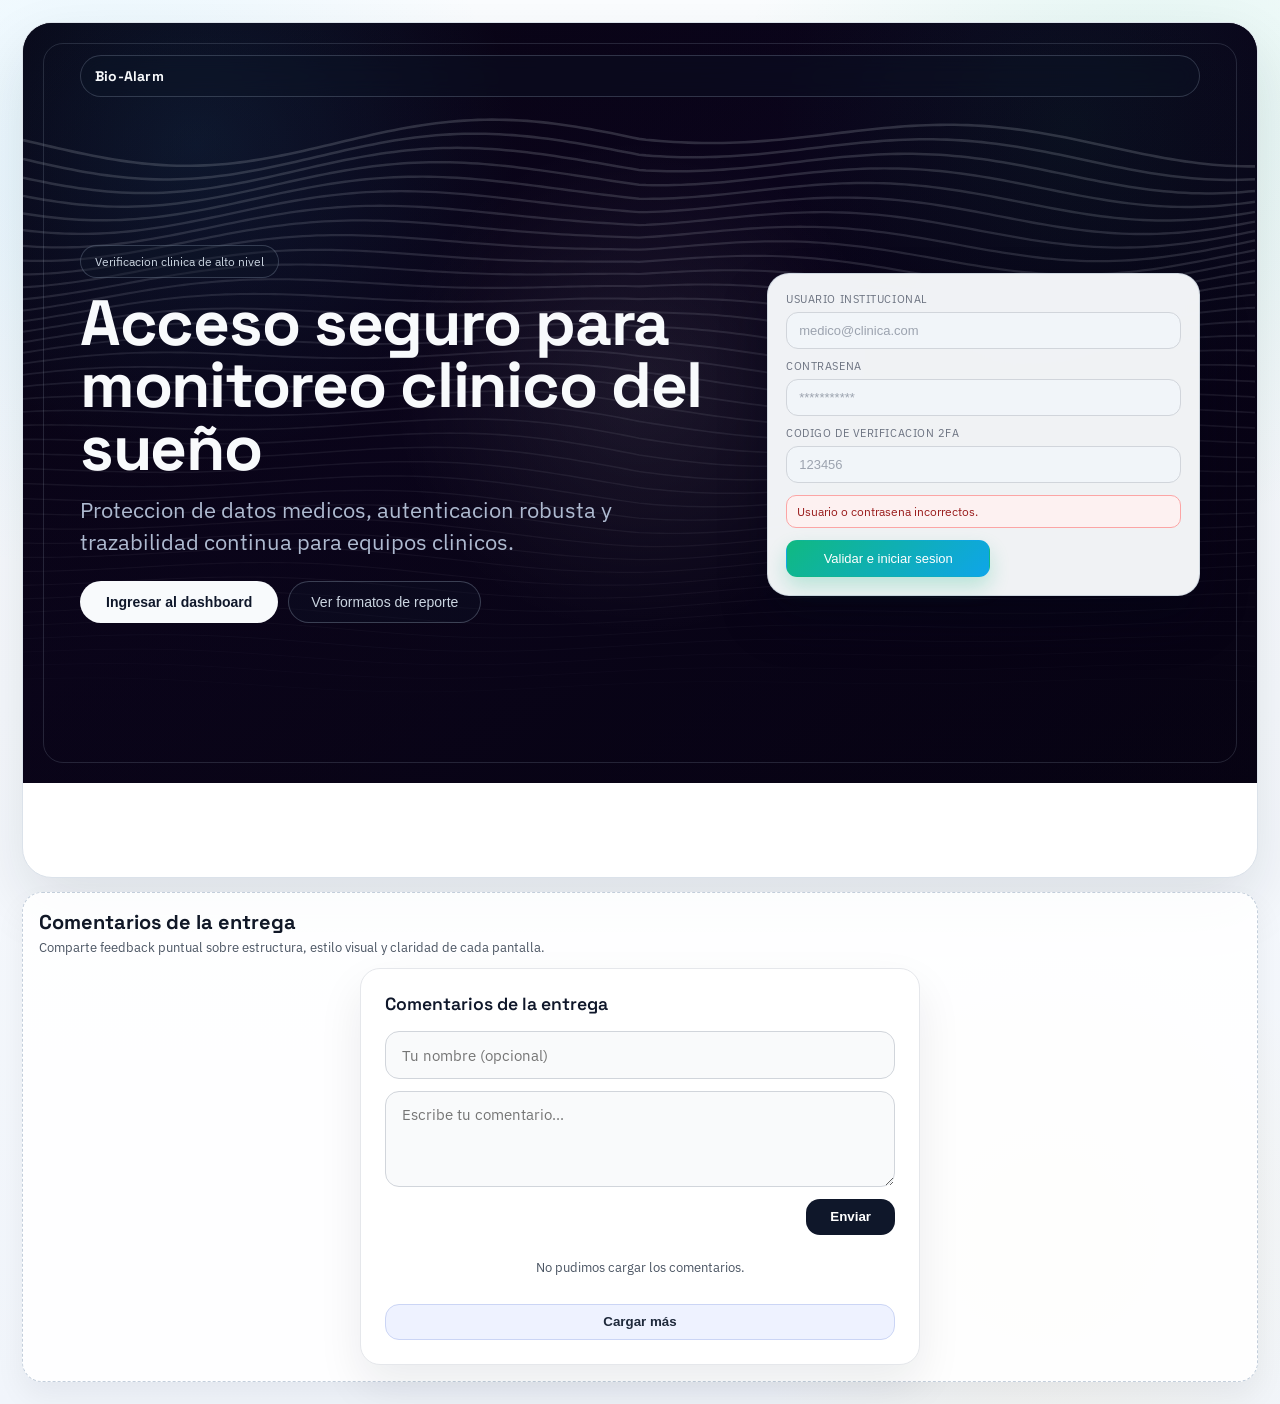
<file: mockup-web.html>
<!DOCTYPE html>
<html lang="es">
  <head>
    <meta charset="UTF-8" />
    <meta name="viewport" content="width=device-width, initial-scale=1.0" />
    <title>Mockup Web - Admin Sueño</title>
    <link rel="preconnect" href="https://fonts.googleapis.com" />
    <link rel="preconnect" href="https://fonts.gstatic.com" crossorigin />
    <link
      href="https://fonts.googleapis.com/css2?family=IBM+Plex+Sans:wght@400;500;600;700&family=Space+Grotesk:wght@500;600;700&display=swap"
      rel="stylesheet"
    />
    <style>
      :root {
        --ink-900: #111827;
        --ink-800: #1f2937;
        --ink-700: #374151;
        --ink-600: #4b5563;
        --ink-500: #6b7280;
        --ink-400: #9ca3af;
        --ink-300: #d1d5db;
        --ink-200: #e5e7eb;
        --ink-100: #f3f4f6;
        --sky-500: #38bdf8;
        --sky-600: #0ea5e9;
        --success-500: #10b981;
        --success-600: #059669;
        --amber-400: #fbbf24;
        --amber-500: #f59e0b;
        --error-500: #ef4444;
        --page-bg: #f5f7fb;
        --panel-bg: #ffffff;
        --panel-soft: #f8fafd;
        --line-soft: #dbe2ea;
        --line-strong: #c3cedb;
        --radius-xl: 26px;
        --radius-lg: 18px;
      }

      * {
        box-sizing: border-box;
      }

      html,
      body {
        margin: 0;
        padding: 0;
        min-height: 100%;
      }

      body {
        font-family: "IBM Plex Sans", "Segoe UI", sans-serif;
        color: var(--ink-900);
        background:
          radial-gradient(circle at 8% 12%, rgba(56, 189, 248, 0.1), transparent 24%),
          radial-gradient(circle at 90% 8%, rgba(16, 185, 129, 0.1), transparent 24%),
          radial-gradient(circle at 82% 88%, rgba(251, 191, 36, 0.08), transparent 20%),
          linear-gradient(180deg, #fbfdff 0%, #f1f5fb 100%);
      }

      .page {
        max-width: 1640px;
        margin: 0 auto;
        padding: 22px;
      }

      .project-head {
        position: relative;
        overflow: hidden;
        border: 1px solid var(--line-soft);
        border-radius: var(--radius-xl);
        background: rgba(255, 255, 255, 0.9);
        padding: 18px 20px;
        display: grid;
        gap: 10px;
        box-shadow: 0 18px 40px rgba(17, 24, 39, 0.09);
        display: none;
      }

      .project-head::before {
        content: "";
        position: absolute;
        inset: 0 auto auto 0;
        width: 42%;
        height: 4px;
        background: linear-gradient(90deg, var(--success-500), var(--sky-500), transparent);
      }

      .project-head h1 {
        margin: 0;
        font-family: "Space Grotesk", sans-serif;
        font-size: 30px;
        letter-spacing: 0.2px;
      }

      .head-top {
        display: flex;
        justify-content: space-between;
        align-items: flex-start;
        gap: 14px;
      }

      .head-title {
        display: grid;
        gap: 8px;
        max-width: 920px;
      }

      .comments-cta {
        border: 1px solid var(--ink-900);
        border-radius: 999px;
        background: var(--ink-900);
        color: #ffffff;
        padding: 10px 14px;
        font-size: 12px;
        font-weight: 600;
        display: inline-flex;
        align-items: center;
        gap: 8px;
        cursor: pointer;
        box-shadow: 0 12px 24px rgba(17, 24, 39, 0.2);
        transition: transform 0.16s ease, box-shadow 0.16s ease;
      }

      .comments-cta:hover {
        transform: translateY(1px);
        box-shadow: 0 7px 16px rgba(17, 24, 39, 0.18);
      }

      .comments-cta-dot {
        width: 9px;
        height: 9px;
        border-radius: 999px;
        background: linear-gradient(135deg, #6ee7b7, #38bdf8);
      }

      .project-head p {
        margin: 0;
        color: var(--ink-600);
        font-size: 14px;
      }

      .token-row {
        display: flex;
        flex-wrap: wrap;
        gap: 8px;
      }

      .token-row span {
        border: 1px solid var(--line-soft);
        border-radius: 999px;
        padding: 6px 10px;
        background: #ffffff;
        color: var(--ink-600);
        font-size: 11px;
      }

      .flow-nav {
        display: flex;
        flex-wrap: wrap;
        gap: 8px;
      }

      .flow-btn {
        position: relative;
        border: 1px solid var(--line-soft);
        border-radius: 999px;
        background: #ffffff;
        color: var(--ink-700);
        padding: 8px 14px;
        font-size: 12px;
        font-weight: 500;
        cursor: pointer;
        transition: all 0.16s ease;
      }

      .flow-btn:hover {
        transform: translateY(-1px);
        border-color: rgba(14, 165, 233, 0.5);
        box-shadow: 0 8px 16px rgba(14, 165, 233, 0.12);
      }

      .flow-btn.active {
        border-color: rgba(16, 185, 129, 0.56);
        background: linear-gradient(135deg, rgba(16, 185, 129, 0.15), rgba(56, 189, 248, 0.14));
        color: #064e3b;
      }

      .prototype {
        height: min(900px, calc(100vh - 44px));
        border-radius: 30px;
        border: 1px solid var(--line-soft);
        overflow: hidden;
        background: #ffffff;
        display: block;
        box-shadow: 0 26px 62px rgba(17, 24, 39, 0.11);
      }

      .sidebar {
        display: none;
      }

      .brand {
        border: 1px solid var(--line-soft);
        border-radius: var(--radius-lg);
        background: #ffffff;
        padding: 12px;
        box-shadow: 0 8px 22px rgba(17, 24, 39, 0.06);
      }

      .brand .name {
        margin: 0;
        font-family: "Space Grotesk", sans-serif;
        font-size: 16px;
      }

      .brand .sub {
        margin: 4px 0 0 0;
        font-size: 11px;
        color: var(--ink-500);
      }

      .status-card {
        border: 1px solid var(--line-soft);
        border-radius: var(--radius-lg);
        background: #ffffff;
        padding: 10px;
      }

      .status-card p {
        margin: 0;
        font-size: 11px;
        color: var(--ink-500);
      }

      .status-card strong {
        display: block;
        margin-top: 4px;
        color: var(--ink-900);
        font-size: 14px;
      }

      .menu {
        display: grid;
        gap: 6px;
      }

      .menu button {
        width: 100%;
        border: 1px solid transparent;
        border-radius: 12px;
        background: #ffffff;
        color: var(--ink-700);
        font-size: 13px;
        text-align: left;
        padding: 10px 11px;
        cursor: pointer;
        transition: all 0.16s ease;
      }

      .menu button:hover {
        border-color: var(--line-strong);
        transform: translateX(2px);
      }

      .menu button.active {
        border-color: rgba(16, 185, 129, 0.55);
        background: linear-gradient(90deg, rgba(16, 185, 129, 0.1), rgba(56, 189, 248, 0.08));
        color: #065f46;
      }

      .footer-tag {
        border: 1px dashed var(--line-strong);
        border-radius: 12px;
        background: #ffffff;
        padding: 8px;
        color: var(--ink-500);
        font-size: 11px;
      }

      .workspace {
        display: grid;
        grid-template-rows: 64px 1fr;
      }

      .workspace.login-mode {
        grid-template-rows: 1fr;
      }

      .workspace.login-mode .topbar {
        display: none;
      }

      .workspace.login-mode .screen-wrap {
        padding: 0;
        background: #070312;
        overflow: auto;
      }

      .topbar {
        border-bottom: 1px solid var(--line-soft);
        background: #ffffff;
        padding: 12px 18px;
        display: flex;
        align-items: center;
        justify-content: flex-start;
        gap: 14px;
        min-height: 68px;
      }

      .topbar .title {
        display: grid;
        gap: 2px;
        width: auto;
        padding-top: 2px;
      }

      .topbar .title h2 {
        margin: 0;
        font-family: "Space Grotesk", sans-serif;
        font-size: 18px;
      }

      .topbar .title p {
        margin: 2px 0 0 0;
        color: var(--ink-500);
        font-size: 11px;
      }

      .brand-mini {
        display: inline-flex;
        align-items: center;
        gap: 8px;
        border: 1px solid var(--line-soft);
        border-radius: 12px;
        padding: 8px 10px;
        font-weight: 700;
        color: var(--ink-900);
        background: #ffffff;
        font-family: "Space Grotesk", sans-serif;
      }

      .brand-mini::before {
        content: "";
        width: 10px;
        height: 10px;
        border-radius: 999px;
        background: linear-gradient(135deg, var(--success-500), var(--sky-500));
      }

      .top-nav {
        display: none;
      }

      .top-nav-btn {
        border: 1px solid var(--line-soft);
        border-radius: 999px;
        background: #ffffff;
        color: var(--ink-700);
        padding: 8px 12px;
        font-size: 12px;
        cursor: pointer;
        transition: all 0.16s ease;
      }

      .top-nav-btn:hover {
        border-color: rgba(14, 165, 233, 0.52);
      }

      .top-nav-btn.active {
        border-color: rgba(16, 185, 129, 0.55);
        background: linear-gradient(135deg, rgba(16, 185, 129, 0.14), rgba(56, 189, 248, 0.12));
        color: #065f46;
      }

      .top-search {
        min-width: 260px;
        border: 1px solid var(--line-soft);
        border-radius: 11px;
        background: #f8fafc;
        color: var(--ink-500);
        font-size: 12px;
        padding: 8px 10px;
      }

      .ghost-btn {
        border: 1px solid var(--line-soft);
        border-radius: 10px;
        background: #ffffff;
        color: var(--ink-700);
        padding: 8px 10px;
        font-size: 12px;
        cursor: pointer;
      }

      .ghost-btn:hover {
        border-color: var(--sky-500);
        color: #0369a1;
      }

      .screen-wrap {
        padding: 16px;
        overflow: auto;
        background: linear-gradient(180deg, #f8fbff 0%, #f4f7fb 100%);
      }

      .screen-wrap::-webkit-scrollbar {
        width: 10px;
      }

      .screen-wrap::-webkit-scrollbar-thumb {
        background: #cbd5e1;
        border-radius: 999px;
      }

      .screen {
        display: none;
        animation: fadeIn 0.2s ease;
      }

      .screen.active {
        display: grid;
        gap: 12px;
      }

      .screen.login-screen.active {
        display: block;
        height: 100%;
      }

      .panel {
        border: 1px solid var(--line-soft);
        border-radius: var(--radius-lg);
        background: var(--panel-bg);
        padding: 14px;
        box-shadow: 0 10px 24px rgba(17, 24, 39, 0.06);
      }

      .panel h3 {
        margin: 0 0 6px 0;
        color: var(--ink-900);
        font-family: "Space Grotesk", sans-serif;
        font-size: 18px;
      }

      .panel p {
        margin: 0;
        color: var(--ink-600);
        font-size: 13px;
      }

      .hero {
        position: relative;
        overflow: hidden;
        background:
          radial-gradient(circle at 85% 12%, rgba(56, 189, 248, 0.18), transparent 34%),
          radial-gradient(circle at 10% 88%, rgba(16, 185, 129, 0.17), transparent 32%),
          linear-gradient(145deg, #ffffff 0%, #f5faf8 100%);
      }

      .hero::after {
        content: "";
        position: absolute;
        width: 220px;
        height: 220px;
        border-radius: 50%;
        border: 1px solid rgba(148, 163, 184, 0.24);
        right: -70px;
        top: -120px;
      }

      .grid-two {
        display: grid;
        grid-template-columns: repeat(2, minmax(0, 1fr));
        gap: 12px;
      }

      .grid-three {
        display: grid;
        grid-template-columns: repeat(3, minmax(0, 1fr));
        gap: 12px;
      }

      .grid-four {
        display: grid;
        grid-template-columns: repeat(4, minmax(0, 1fr));
        gap: 12px;
      }

      .kpi {
        position: relative;
        overflow: hidden;
        border: 1px solid var(--line-soft);
        border-radius: 14px;
        background: #ffffff;
        padding: 11px;
      }

      .kpi::before {
        content: "";
        position: absolute;
        left: 0;
        right: 0;
        top: 0;
        height: 3px;
        background: linear-gradient(90deg, rgba(16, 185, 129, 0.62), rgba(56, 189, 248, 0.55));
      }

      .kpi small {
        color: var(--ink-500);
        font-size: 11px;
      }

      .kpi strong {
        display: block;
        margin-top: 6px;
        color: var(--ink-900);
        font-size: 24px;
        font-family: "Space Grotesk", sans-serif;
      }

      .trend-up {
        color: var(--success-600);
        font-size: 11px;
      }

      .trend-warn {
        color: #b45309;
        font-size: 11px;
      }

      .tag {
        display: inline-flex;
        align-items: center;
        gap: 5px;
        border-radius: 999px;
        border: 1px solid #dbe2ea;
        background: #ffffff;
        color: var(--ink-600);
        font-size: 11px;
        padding: 5px 10px;
      }

      .tag.info {
        border-color: rgba(56, 189, 248, 0.6);
        background: rgba(56, 189, 248, 0.1);
        color: #0c4a6e;
      }

      .tag.success {
        border-color: rgba(16, 185, 129, 0.58);
        background: rgba(16, 185, 129, 0.1);
        color: #065f46;
      }

      .tag.warning {
        border-color: rgba(245, 158, 11, 0.62);
        background: rgba(251, 191, 36, 0.16);
        color: #92400e;
      }

      .tag.error {
        border-color: rgba(239, 68, 68, 0.58);
        background: rgba(239, 68, 68, 0.1);
        color: #991b1b;
      }

      .btn {
        border: 1px solid transparent;
        border-radius: 11px;
        padding: 10px 12px;
        font-size: 13px;
        cursor: pointer;
      }

      .btn.primary {
        background: linear-gradient(135deg, var(--success-500), var(--sky-600));
        color: #ffffff;
        box-shadow: 0 10px 20px rgba(16, 185, 129, 0.24);
      }

      .btn.primary:hover {
        filter: brightness(1.03);
      }

      .btn.success {
        background: linear-gradient(135deg, #34d399, var(--success-500));
        color: #05362e;
        font-weight: 700;
      }

      .btn.secondary {
        border-color: var(--line-strong);
        background: #ffffff;
        color: var(--ink-700);
      }

      .btn.ghost {
        border-style: dashed;
        border-color: var(--line-strong);
        background: #f8fafc;
        color: var(--ink-500);
      }

      .field,
      .select {
        width: 100%;
        border: 1px solid var(--ink-300);
        border-radius: 10px;
        background: #ffffff;
        color: var(--ink-800);
        font-size: 13px;
        padding: 10px 12px;
      }

      .field::placeholder {
        color: var(--ink-400);
      }

      .field:focus,
      .select:focus {
        outline: 2px solid rgba(56, 189, 248, 0.28);
        outline-offset: 1px;
      }

      .label {
        display: block;
        margin-bottom: 6px;
        color: var(--ink-500);
        font-size: 11px;
        text-transform: uppercase;
        letter-spacing: 0.05em;
      }

      .auth {
        display: grid;
        grid-template-columns: 1.1fr 1fr;
        gap: 12px;
      }

      .auth.login {
        grid-template-columns: 1.35fr 1fr;
        align-items: stretch;
      }

      .login-stage {
        position: relative;
        height: 100%;
        min-height: 760px;
        overflow: hidden;
        padding: 32px 44px 36px;
        display: grid;
        grid-template-rows: auto 1fr;
        gap: 24px;
        background:
          radial-gradient(circle at 14% 16%, rgba(56, 189, 248, 0.14), transparent 26%),
          radial-gradient(circle at 85% 14%, rgba(16, 185, 129, 0.09), transparent 24%),
          linear-gradient(145deg, #070312 0%, #0b041d 42%, #050112 100%);
      }

      .login-stage::after {
        content: "";
        position: absolute;
        inset: 20px;
        border: 1px solid rgba(148, 163, 184, 0.2);
        border-radius: 20px;
        pointer-events: none;
      }

      .login-stage-overlay {
        position: absolute;
        inset: 0;
        background:
          radial-gradient(circle at 50% 48%, rgba(255, 255, 255, 0.08), transparent 34%),
          linear-gradient(180deg, rgba(9, 5, 20, 0.2) 0%, rgba(9, 5, 20, 0.45) 100%);
      }

      .login-top-pill {
        position: relative;
        z-index: 3;
        width: min(1120px, 100%);
        margin: 0 auto;
        border: 1px solid rgba(148, 163, 184, 0.28);
        border-radius: 999px;
        background: rgba(15, 23, 42, 0.3);
        backdrop-filter: blur(10px);
        padding: 11px 14px;
        display: flex;
        align-items: center;
        justify-content: space-between;
        gap: 10px;
      }

      .login-top-brand {
        color: #f8fafc;
        font-family: "Space Grotesk", sans-serif;
        font-weight: 700;
        letter-spacing: 0.2px;
        font-size: 14px;
      }

      .login-top-links {
        display: inline-flex;
        gap: 8px;
      }

      .login-top-links span {
        border: 1px solid rgba(148, 163, 184, 0.35);
        border-radius: 999px;
        padding: 7px 14px;
        color: #cbd5e1;
        font-size: 12px;
      }

      .login-hero {
        position: relative;
        z-index: 3;
        width: min(1120px, 100%);
        margin: 0 auto;
        display: grid;
        grid-template-columns: minmax(0, 1.2fr) minmax(0, 0.8fr);
        gap: 38px;
        align-items: center;
      }

      .login-center {
        position: relative;
        text-align: left;
      }

      .login-kicker {
        display: inline-flex;
        align-items: center;
        gap: 8px;
        border: 1px solid rgba(148, 163, 184, 0.3);
        border-radius: 999px;
        padding: 8px 14px;
        color: #cbd5e1;
        font-size: 12px;
        background: rgba(15, 23, 42, 0.35);
      }

      .login-title {
        margin: 14px 0 0;
        max-width: 720px;
        color: #f8fafc;
        font-family: "Space Grotesk", sans-serif;
        font-size: clamp(44px, 5vw, 76px);
        line-height: 0.98;
        letter-spacing: -0.02em;
      }

      .login-subtitle {
        margin: 14px 0 0;
        max-width: 640px;
        color: #aebad0;
        font-size: 22px;
        line-height: 1.45;
      }

      .login-actions {
        margin-top: 24px;
        display: inline-flex;
        gap: 10px;
      }

      .login-btn-main {
        border: none;
        border-radius: 999px;
        background: #f8fafc;
        color: #0f172a;
        font-weight: 700;
        font-size: 14px;
        padding: 12px 26px;
        cursor: pointer;
      }

      .login-btn-alt {
        border: 1px solid rgba(148, 163, 184, 0.35);
        border-radius: 999px;
        background: rgba(15, 23, 42, 0.34);
        color: #cbd5e1;
        font-size: 14px;
        padding: 12px 22px;
        cursor: pointer;
      }

      .login-art {
        position: relative;
        min-height: 360px;
        border-radius: 22px;
        overflow: hidden;
        border: 1px solid #0f172a;
        background:
          radial-gradient(circle at 18% 18%, rgba(56, 189, 248, 0.16), transparent 36%),
          radial-gradient(circle at 80% 16%, rgba(16, 185, 129, 0.14), transparent 34%),
          linear-gradient(150deg, #0b1220 0%, #111827 40%, #0f172a 100%);
      }

      .threads-canvas {
        position: absolute;
        inset: 0;
        width: 100%;
        height: 100%;
        display: block;
      }

      .login-art-copy {
        position: absolute;
        left: 16px;
        top: 16px;
        max-width: 320px;
        z-index: 2;
      }

      .login-art-copy h4 {
        margin: 0 0 6px 0;
        color: #f8fafc;
        font-family: "Space Grotesk", sans-serif;
        font-size: 22px;
      }

      .login-art-copy p {
        margin: 0;
        color: #cbd5e1;
        font-size: 13px;
        line-height: 1.45;
      }

      .login-metrics {
        position: absolute;
        left: 16px;
        right: 16px;
        bottom: 16px;
        z-index: 2;
        display: grid;
        grid-template-columns: repeat(3, minmax(0, 1fr));
        gap: 8px;
      }

      .login-metric {
        border: 1px solid rgba(148, 163, 184, 0.42);
        border-radius: 12px;
        background: rgba(15, 23, 42, 0.58);
        backdrop-filter: blur(3px);
        padding: 8px;
      }

      .login-metric small {
        display: block;
        color: #94a3b8;
        font-size: 10px;
      }

      .login-metric strong {
        display: block;
        margin-top: 2px;
        color: #f8fafc;
        font-family: "Space Grotesk", sans-serif;
        font-size: 18px;
      }

      .login-form {
        position: relative;
        border: 1px solid var(--line-soft);
        border-radius: 20px;
        background: #ffffff;
        box-shadow: 0 10px 24px rgba(17, 24, 39, 0.08);
        padding: 14px;
      }

      .login-form::before {
        content: "";
        position: absolute;
        left: 14px;
        right: 14px;
        top: 0;
        height: 3px;
        border-bottom-left-radius: 999px;
        border-bottom-right-radius: 999px;
        background: linear-gradient(90deg, rgba(16, 185, 129, 0.68), rgba(56, 189, 248, 0.62));
      }

      .login-form-floating {
        position: relative;
        z-index: 4;
        width: 100%;
        border: 1px solid rgba(148, 163, 184, 0.34);
        border-radius: 22px;
        background: rgba(248, 250, 252, 0.97);
        backdrop-filter: blur(12px);
        box-shadow: 0 24px 48px rgba(2, 6, 23, 0.33);
        padding: 18px;
      }

      .login-form-floating .field {
        border-radius: 12px;
        background: #f1f5f9;
      }

      .login-form-floating .btn.primary {
        width: fit-content;
        min-width: 204px;
      }

      .login-alert-inline {
        border: 1px solid #fca5a5;
        border-radius: 10px;
        background: rgba(254, 242, 242, 0.94);
        color: #991b1b;
        padding: 8px 10px;
        font-size: 12px;
      }

      .hero-illustration {
        min-height: 260px;
        border: 1px solid var(--line-soft);
        border-radius: var(--radius-lg);
        background:
          radial-gradient(circle at 20% 20%, rgba(56, 189, 248, 0.2), transparent 32%),
          radial-gradient(circle at 82% 78%, rgba(16, 185, 129, 0.18), transparent 34%),
          #ffffff;
        position: relative;
        overflow: hidden;
      }

      .hero-illustration::before,
      .hero-illustration::after {
        content: "";
        position: absolute;
        border-radius: 999px;
        border: 1px solid rgba(148, 163, 184, 0.26);
      }

      .hero-illustration::before {
        width: 280px;
        height: 280px;
        top: -130px;
        right: -100px;
      }

      .hero-illustration::after {
        width: 220px;
        height: 220px;
        bottom: -110px;
        left: -70px;
      }

      .hero-illustration .stat-ring {
        position: absolute;
        inset: 0;
        display: grid;
        place-items: center;
      }

      .ring {
        width: 138px;
        height: 138px;
        border-radius: 50%;
        border: 11px solid var(--ink-200);
        border-top-color: var(--success-500);
        border-right-color: var(--sky-500);
        display: grid;
        place-items: center;
      }

      .ring strong {
        color: var(--ink-900);
        font-family: "Space Grotesk", sans-serif;
        font-size: 28px;
      }

      .ring span {
        color: var(--ink-500);
        font-size: 11px;
      }

      .alert {
        border: 1px solid #fca5a5;
        border-radius: 10px;
        background: #fef2f2;
        color: #991b1b;
        padding: 10px;
        font-size: 12px;
      }

      .skeleton {
        display: grid;
        gap: 8px;
      }

      .skeleton div {
        height: 12px;
        border-radius: 6px;
        background: linear-gradient(90deg, #e5e7eb, #cbd5e1, #e5e7eb);
        background-size: 220% 100%;
        animation: shimmer 1.3s linear infinite;
      }

      .skeleton div:nth-child(3) {
        width: 62%;
      }

      .chart-card {
        border: 1px solid var(--line-soft);
        border-radius: var(--radius-lg);
        background:
          linear-gradient(180deg, rgba(255, 255, 255, 0.96), rgba(248, 250, 252, 0.94));
        padding: 12px;
      }

      .insight-panel {
        border: 1px solid #163251;
        border-radius: var(--radius-lg);
        background:
          radial-gradient(circle at 16% 8%, rgba(56, 189, 248, 0.18), transparent 32%),
          radial-gradient(circle at 88% 12%, rgba(16, 185, 129, 0.16), transparent 28%),
          linear-gradient(160deg, #0b1a31 0%, #091426 100%);
        color: #e2e8f0;
        padding: 14px;
      }

      .insight-panel h3 {
        color: #f8fafc;
        margin: 0;
      }

      .insight-panel p {
        color: #cbd5e1;
      }

      .insight-panel .tag.info {
        border-color: rgba(125, 211, 252, 0.42);
        background: rgba(14, 116, 144, 0.25);
        color: #dbeafe;
      }

      .insight-panel .tag.success {
        border-color: rgba(110, 231, 183, 0.42);
        background: rgba(5, 150, 105, 0.2);
        color: #d1fae5;
      }

      .insight-head {
        display: flex;
        align-items: center;
        justify-content: space-between;
        gap: 10px;
        margin-bottom: 10px;
      }

      .insight-grid {
        display: grid;
        grid-template-columns: repeat(2, minmax(0, 1fr));
        gap: 10px;
      }

      .insight-mini {
        border: 1px solid rgba(148, 163, 184, 0.38);
        border-radius: 14px;
        background: rgba(15, 30, 52, 0.72);
        padding: 11px;
      }

      .insight-mini small {
        display: block;
        color: #cbd5e1;
        font-size: 12px;
        line-height: 1.35;
      }

      .insight-mini strong {
        display: block;
        margin-top: 6px;
        font-family: "Space Grotesk", sans-serif;
        font-size: 42px;
        line-height: 1;
        color: #f8fafc;
      }

      .insight-mini p {
        margin: 4px 0 0;
        font-size: 12px;
        color: #93a7c0;
      }

      .mini-track {
        margin-top: 10px;
        height: 8px;
        border-radius: 999px;
        background: rgba(148, 163, 184, 0.25);
        position: relative;
        overflow: hidden;
      }

      .mini-track::before {
        content: "";
        position: absolute;
        left: 0;
        top: 0;
        bottom: 0;
        width: var(--value, 20%);
        border-radius: inherit;
        background: linear-gradient(90deg, #22c55e, #facc15, #f97316, #ef4444);
      }

      .mini-track::after {
        content: "";
        position: absolute;
        width: 14px;
        height: 14px;
        border-radius: 50%;
        border: 3px solid #ffffff;
        background: #22c55e;
        left: calc(var(--value, 20%) - 7px);
        top: 50%;
        transform: translateY(-50%);
        box-shadow: 0 0 0 4px rgba(34, 197, 94, 0.22);
      }

      .gauge-wrap {
        margin-top: 12px;
        border-top: 1px solid rgba(148, 163, 184, 0.26);
        padding-top: 12px;
      }

      .gauge-top {
        display: flex;
        align-items: center;
        justify-content: space-between;
        gap: 8px;
      }

      .gauge-top span:first-child {
        color: #cbd5e1;
        font-size: 12px;
      }

      .risk-spectrum {
        margin-top: 10px;
        height: 10px;
        border-radius: 999px;
        background: linear-gradient(90deg, #22c55e 0%, #facc15 56%, #f97316 78%, #ef4444 100%);
        position: relative;
      }

      .risk-spectrum::after {
        content: "";
        position: absolute;
        width: 16px;
        height: 16px;
        border-radius: 50%;
        border: 3px solid #ffffff;
        background: #38bdf8;
        left: calc(var(--score, 22%) - 8px);
        top: 50%;
        transform: translateY(-50%);
        box-shadow: 0 0 0 5px rgba(56, 189, 248, 0.2);
      }

      .risk-scale {
        margin-top: 8px;
        display: flex;
        justify-content: space-between;
        color: #9fb0c6;
        font-size: 11px;
      }

      .gauge-score-row {
        margin-top: 12px;
        display: flex;
        align-items: baseline;
        gap: 8px;
      }

      .gauge-score {
        font-size: 46px;
        font-family: "Space Grotesk", sans-serif;
        color: #f8fafc;
        line-height: 1;
      }

      .gauge-score-row p {
        margin: 0;
        color: #9fb0c6;
        font-size: 13px;
      }

      .insight-note {
        margin-top: 10px;
        border: 1px solid rgba(148, 163, 184, 0.3);
        border-radius: 11px;
        background: rgba(15, 30, 52, 0.6);
        padding: 10px 11px;
        font-size: 13px;
        line-height: 1.4;
      }

      .insight-actions {
        margin-top: 10px;
        display: flex;
        gap: 8px;
        flex-wrap: wrap;
      }

      .insight-panel .btn.secondary {
        background: rgba(15, 23, 42, 0.62);
        border-color: rgba(148, 163, 184, 0.48);
        color: #dbeafe;
      }

      .chart-head {
        display: flex;
        justify-content: space-between;
        align-items: center;
        margin-bottom: 8px;
      }

      .chart-head h4 {
        margin: 0;
        font-size: 14px;
      }

      .legend {
        display: flex;
        gap: 12px;
        font-size: 11px;
        color: var(--ink-500);
      }

      .dot {
        display: inline-block;
        width: 9px;
        height: 9px;
        border-radius: 50%;
        margin-right: 5px;
      }

      .axis-box {
        display: grid;
        grid-template-columns: auto 1fr;
        gap: 8px;
      }

      .axis-labels {
        display: grid;
        align-content: space-between;
        color: var(--ink-500);
        font-size: 10px;
        padding-top: 6px;
        padding-bottom: 4px;
      }

      .table {
        width: 100%;
        border-collapse: collapse;
        font-size: 12px;
      }

      .table th,
      .table td {
        border-bottom: 1px solid #e2e8f0;
        padding: 10px 8px;
        text-align: left;
        color: var(--ink-700);
      }

      .table th {
        color: var(--ink-500);
        font-size: 11px;
        text-transform: uppercase;
        letter-spacing: 0.05em;
      }

      .table tbody tr:hover {
        background: #f8fafc;
      }

      .alert-card {
        border: 1px solid var(--line-soft);
        border-radius: 12px;
        background: #ffffff;
        padding: 10px;
      }

      .alert-card h4 {
        margin: 0;
        color: var(--ink-900);
        font-size: 13px;
      }

      .alert-card p {
        margin: 4px 0 0 0;
        color: var(--ink-600);
        font-size: 12px;
      }

      .badge {
        display: inline-block;
        border-radius: 999px;
        padding: 4px 9px;
        font-size: 10px;
        font-weight: 700;
      }

      .badge.high {
        background: #fee2e2;
        color: #991b1b;
        border: 1px solid #fca5a5;
      }

      .badge.mid {
        background: #fef3c7;
        color: #92400e;
        border: 1px solid #fcd34d;
      }

      .badge.low {
        background: #e0f2fe;
        color: #075985;
        border: 1px solid #7dd3fc;
      }

      .format-grid {
        display: grid;
        grid-template-columns: repeat(3, minmax(0, 1fr));
        gap: 10px;
      }

      .format-card {
        border: 1px solid var(--line-soft);
        border-radius: 12px;
        background: #ffffff;
        padding: 12px;
        cursor: pointer;
        transition: all 0.16s ease;
      }

      .format-card:hover {
        transform: translateY(-1px);
      }

      .format-card.active {
        border-color: rgba(16, 185, 129, 0.62);
        background: linear-gradient(135deg, rgba(16, 185, 129, 0.15), rgba(56, 189, 248, 0.1));
      }

      .format-card h4 {
        margin: 0;
        font-size: 16px;
        font-family: "Space Grotesk", sans-serif;
      }

      .format-card p {
        margin: 4px 0 0 0;
        font-size: 11px;
        color: var(--ink-500);
      }

      .check-grid {
        display: grid;
        gap: 8px;
      }

      .check-item {
        border: 1px solid var(--line-soft);
        border-radius: 10px;
        background: var(--panel-soft);
        padding: 8px;
        font-size: 12px;
        color: var(--ink-700);
      }

      .success-state {
        display: grid;
        justify-items: center;
        text-align: center;
        gap: 10px;
        padding: 28px 12px;
      }

      .success-circle {
        width: 82px;
        height: 82px;
        border-radius: 50%;
        display: grid;
        place-items: center;
        background: radial-gradient(circle at 30% 25%, #6ee7b7, #10b981);
        color: #05352d;
        font-weight: 700;
        font-size: 30px;
      }

      .avatar-box {
        width: 120px;
        height: 120px;
        border-radius: 50%;
        border: 1px dashed var(--line-strong);
        background:
          radial-gradient(circle at 30% 30%, rgba(56, 189, 248, 0.2), transparent 55%),
          #eef2f7;
        display: grid;
        place-items: center;
        color: var(--ink-500);
        font-size: 12px;
      }

      .switch {
        width: 44px;
        height: 24px;
        border-radius: 999px;
        border: 1px solid #cbd5e1;
        position: relative;
        background: #e2e8f0;
      }

      .switch::after {
        content: "";
        width: 18px;
        height: 18px;
        border-radius: 50%;
        background: #ffffff;
        border: 1px solid #cbd5e1;
        position: absolute;
        top: 2px;
        left: 2px;
      }

      .switch.on {
        background: rgba(16, 185, 129, 0.35);
        border-color: rgba(16, 185, 129, 0.7);
      }

      .switch.on::after {
        left: 22px;
      }

      .comments-shell {
        border: 1px dashed var(--line-strong);
        border-radius: 20px;
        background: rgba(255, 255, 255, 0.88);
        padding: 16px;
        margin-top: 14px;
        box-shadow: 0 14px 30px rgba(17, 24, 39, 0.06);
      }

      .comments-shell h3 {
        margin: 0 0 4px 0;
        font-family: "Space Grotesk", sans-serif;
        font-size: 20px;
      }

      .comments-shell p {
        margin: 0 0 12px 0;
        color: var(--ink-600);
        font-size: 13px;
      }

      .screen.active {
        display: block;
      }

      .wireframe {
        border: 1px solid var(--line-soft);
        border-radius: 20px;
        background:
          radial-gradient(circle at 10% 6%, rgba(56, 189, 248, 0.08), transparent 26%),
          radial-gradient(circle at 95% 4%, rgba(16, 185, 129, 0.07), transparent 24%),
          linear-gradient(180deg, #f9fcff 0%, #f3f7fc 100%);
        min-height: 800px;
        display: grid;
        grid-template-rows: 52px minmax(0, 1fr);
        overflow: hidden;
        box-shadow: inset 0 0 0 1px rgba(255, 255, 255, 0.55);
      }

      .browser-top {
        border-bottom: 1px solid var(--line-soft);
        display: flex;
        align-items: center;
        gap: 10px;
        padding: 0 14px;
        background: linear-gradient(180deg, #ffffff 0%, #f5f9ff 100%);
      }

      .browser-top .dot {
        width: 12px;
        height: 12px;
        border-radius: 50%;
        border: 1px solid #b7c6d8;
        background: #f8fafc;
      }

      .url-bar {
        height: 26px;
        flex: 1;
        border: 1px solid var(--line-soft);
        border-radius: 999px;
        background: linear-gradient(180deg, #ffffff 0%, #f8fafc 100%);
      }

      .app-shell {
        display: grid;
        grid-template-columns: 230px 1fr;
        height: 100%;
        min-height: 0;
        overflow: hidden;
        background: rgba(255, 255, 255, 0.58);
      }

      .app-shell .sidebar {
        display: block;
        border-right: 1px solid var(--line-soft);
        padding: 14px;
        background: linear-gradient(180deg, #ffffff 0%, #f7fbff 100%);
      }

      .logo {
        height: 42px;
        border: 1px dashed var(--line-strong);
        border-radius: 10px;
        background: #f8fafc;
        margin-bottom: 12px;
      }

      .menu-item {
        border: 1px solid transparent;
        border-radius: 12px;
        display: flex;
        align-items: center;
        gap: 8px;
        padding: 9px 10px;
        font-size: 13px;
        background: #ffffff;
        color: var(--ink-700);
        cursor: pointer;
        user-select: none;
        transition: border-color 0.16s ease, transform 0.16s ease, background 0.16s ease;
      }

      .menu-item::before {
        content: "";
        width: 8px;
        height: 8px;
        border-radius: 999px;
        background: #cbd5e1;
        flex: 0 0 auto;
      }

      .menu-item:hover {
        border-color: rgba(14, 165, 233, 0.45);
        transform: translateX(2px);
      }

      .menu-item.active {
        border-color: rgba(16, 185, 129, 0.56);
        background: linear-gradient(90deg, rgba(16, 185, 129, 0.12), rgba(56, 189, 248, 0.1));
        color: #065f46;
        font-weight: 700;
        box-shadow: inset 0 0 0 1px rgba(255, 255, 255, 0.8);
      }

      .menu-item.active::before {
        background: linear-gradient(135deg, var(--success-500), var(--sky-500));
      }

      .main {
        padding: 16px;
        display: grid;
        gap: 14px;
        align-content: start;
        overflow: auto;
        background:
          radial-gradient(circle at 98% 2%, rgba(16, 185, 129, 0.06), transparent 18%),
          linear-gradient(180deg, rgba(255, 255, 255, 0.7), rgba(248, 251, 255, 0.72));
      }

      .wireframe > .main,
      .wireframe > .app-shell {
        min-height: 0;
      }

      .row {
        display: grid;
        gap: 10px;
      }

      .row.two {
        grid-template-columns: repeat(2, minmax(0, 1fr));
      }

      .row.three {
        grid-template-columns: repeat(3, minmax(0, 1fr));
      }

      .row.four {
        grid-template-columns: repeat(4, minmax(0, 1fr));
      }

      .card {
        position: relative;
        overflow: hidden;
        border: 1px solid var(--line-soft);
        border-radius: 14px;
        background: #ffffff;
        padding: 12px;
        box-shadow: 0 12px 24px rgba(15, 23, 42, 0.05);
      }

      .card::before {
        content: "";
        position: absolute;
        left: 0;
        right: 0;
        top: 0;
        height: 3px;
        background: linear-gradient(90deg, rgba(16, 185, 129, 0.48), rgba(56, 189, 248, 0.44), transparent);
      }

      .card h3,
      .card h4 {
        margin: 0 0 6px 0;
        font-family: "Space Grotesk", sans-serif;
      }

      .card h3 {
        font-size: 18px;
      }

      .card h4 {
        font-size: 15px;
      }

      .card p {
        margin: 0 0 8px 0;
        font-size: 13px;
        color: var(--ink-600);
      }

      .card p:last-child {
        margin-bottom: 0;
      }

      .field-label {
        display: block;
        margin-bottom: 6px;
        font-size: 11px;
        text-transform: uppercase;
        letter-spacing: 0.05em;
        color: var(--ink-500);
      }

      .input {
        height: 36px;
        border: 1px solid var(--line-soft);
        border-radius: 10px;
        background: #f7fafc;
        margin-top: 8px;
        width: 100%;
        color: var(--ink-700);
        font-size: 13px;
        padding: 0 10px;
        transition: border-color 0.16s ease, box-shadow 0.16s ease;
      }

      .input:focus,
      .textarea:focus {
        outline: none;
        border-color: rgba(56, 189, 248, 0.6);
        box-shadow: 0 0 0 3px rgba(56, 189, 248, 0.18);
      }

      .input.flat {
        margin-top: 0;
      }

      .textarea {
        width: 100%;
        min-height: 88px;
        border: 1px solid var(--line-soft);
        border-radius: 10px;
        background: #f8fafc;
        color: var(--ink-700);
        font-size: 13px;
        font-family: inherit;
        padding: 8px 10px;
        resize: none;
      }

      .pill-note {
        border: 1px dashed var(--line-strong);
        border-radius: 10px;
        background: #f8fafc;
        padding: 8px 10px;
        font-size: 12px;
        color: var(--ink-600);
      }

      .section-title {
        font-size: 11px;
        color: var(--ink-500);
        margin-bottom: 8px;
        text-transform: uppercase;
        letter-spacing: 0.06em;
      }

      .history-filters {
        border: 1px dashed var(--line-strong);
        border-radius: 12px;
        background: linear-gradient(180deg, #fbfdff 0%, #f5f9ff 100%);
        padding: 12px;
      }

      .history-filters .row {
        margin-top: 10px;
      }

      .history-filters .row.three {
        grid-template-columns: repeat(3, minmax(220px, 1fr));
        align-items: end;
      }

      .history-filters .row.two {
        grid-template-columns: repeat(2, minmax(220px, 1fr));
      }

      .history-filters .chip-row {
        margin-top: 10px;
      }

      .history-filters .pill-note {
        margin-top: 8px;
      }

      .history-summary {
        display: grid;
        grid-template-columns: repeat(3, minmax(0, 1fr));
        gap: 10px;
      }

      .mini-kpi {
        border: 1px solid var(--line-soft);
        border-radius: 12px;
        background: linear-gradient(180deg, #ffffff 0%, #f8fbff 100%);
        padding: 10px;
      }

      .history-summary .mini-kpi:nth-child(1) {
        background: linear-gradient(135deg, rgba(16, 185, 129, 0.18), rgba(110, 231, 183, 0.08));
      }

      .history-summary .mini-kpi:nth-child(2) {
        background: linear-gradient(135deg, rgba(56, 189, 248, 0.2), rgba(147, 197, 253, 0.08));
      }

      .history-summary .mini-kpi:nth-child(3) {
        background: linear-gradient(135deg, rgba(245, 158, 11, 0.22), rgba(251, 191, 36, 0.08));
      }

      .mini-kpi strong {
        display: block;
        font-family: "Space Grotesk", sans-serif;
        font-size: 24px;
      }

      .mini-kpi span {
        font-size: 12px;
        color: var(--ink-500);
      }

      .alert-mock {
        position: relative;
        border: 1px solid rgba(239, 68, 68, 0.35);
        border-left: 6px solid #ef4444;
        border-radius: 12px;
        background: linear-gradient(180deg, #fff8f8 0%, #ffecec 100%);
        box-shadow: 0 12px 26px rgba(239, 68, 68, 0.2);
        padding: 12px 12px 12px 14px;
      }

      .alert-mock::before {
        content: "CRITICA";
        position: absolute;
        right: 10px;
        top: 10px;
        border: 1px solid rgba(239, 68, 68, 0.52);
        border-radius: 999px;
        padding: 2px 8px;
        font-size: 10px;
        font-weight: 700;
        letter-spacing: 0.04em;
        color: #b91c1c;
        background: #fff5f5;
      }

      .alert-mock strong {
        display: block;
        margin-bottom: 6px;
        font-size: 14px;
        color: #991b1b;
      }

      .alert-mock p {
        margin: 0 0 10px 0;
        font-size: 13px;
        color: #7f1d1d;
      }

      .avatar-block {
        display: grid;
        grid-template-columns: 120px 1fr;
        gap: 12px;
        align-items: center;
      }

      .avatar-placeholder {
        width: 120px;
        height: 120px;
        border: 1px dashed var(--line-strong);
        border-radius: 14px;
        background: #f8fafc;
        display: grid;
        place-items: center;
        font-size: 12px;
        color: var(--ink-500);
        text-align: center;
        padding: 8px;
      }

      .profile-meta {
        border: 1px solid var(--line-soft);
        border-radius: 12px;
        background: #f8fafc;
        padding: 10px;
      }

      .step-grid {
        display: grid;
        grid-template-columns: repeat(4, minmax(0, 1fr));
        gap: 8px;
        align-items: stretch;
      }

      .step-box {
        position: relative;
        border: 1px solid var(--line-soft);
        border-radius: 10px;
        padding: 10px 10px;
        font-size: 12px;
        box-shadow: 0 8px 14px rgba(15, 23, 42, 0.05);
      }

      .step-box:nth-child(1) {
        background: linear-gradient(135deg, rgba(52, 211, 153, 0.22), rgba(16, 185, 129, 0.12));
      }

      .step-box:nth-child(2) {
        background: linear-gradient(135deg, rgba(56, 189, 248, 0.22), rgba(14, 165, 233, 0.1));
      }

      .step-box:nth-child(3) {
        background: linear-gradient(135deg, rgba(251, 191, 36, 0.24), rgba(245, 158, 11, 0.12));
      }

      .step-box:nth-child(4) {
        background: linear-gradient(135deg, rgba(167, 139, 250, 0.22), rgba(129, 140, 248, 0.12));
      }

      .step-box:not(:last-child)::after {
        content: "→";
        position: absolute;
        right: -13px;
        top: 50%;
        transform: translateY(-50%);
        color: #64748b;
        font-size: 14px;
        font-weight: 700;
      }

      .step-box strong {
        display: block;
        margin-bottom: 4px;
      }

      .summary-line {
        border-bottom: 1px solid #e2e8f0;
        padding: 6px 0;
        font-size: 13px;
        color: var(--ink-700);
      }

      .summary-line:last-child {
        border-bottom: 0;
      }

      .wireframe .btn {
        border: 1px solid transparent;
        border-radius: 11px;
        background: linear-gradient(135deg, var(--success-500), var(--sky-600));
        color: #ffffff;
        padding: 9px 12px;
        font-size: 13px;
        cursor: pointer;
        box-shadow: 0 8px 18px rgba(16, 185, 129, 0.2);
        transition: transform 0.16s ease, filter 0.16s ease, box-shadow 0.16s ease;
      }

      .wireframe .btn:hover {
        transform: translateY(-1px);
        filter: brightness(1.03);
        box-shadow: 0 10px 22px rgba(14, 165, 233, 0.2);
      }

      .wireframe .btn.ghost {
        border-color: var(--line-strong);
        background: #ffffff;
        color: var(--ink-700);
        box-shadow: none;
      }

      .wireframe .btn[data-go="screen-4"],
      .wireframe .table-action[data-go="screen-4"] {
        border-color: rgba(14, 165, 233, 0.54);
        background: linear-gradient(135deg, rgba(56, 189, 248, 0.18), rgba(14, 165, 233, 0.1));
        color: #075985;
        font-weight: 700;
      }

      .wireframe .btn[data-go="screen-5"] {
        border-color: rgba(30, 64, 175, 0.38);
        background: linear-gradient(135deg, rgba(147, 197, 253, 0.25), rgba(191, 219, 254, 0.12));
        color: #1e3a8a;
        font-weight: 700;
      }

      .wireframe .btn[data-go="screen-7"] {
        border-color: rgba(5, 150, 105, 0.4);
        background: linear-gradient(135deg, rgba(16, 185, 129, 0.95), rgba(14, 165, 233, 0.88));
        color: #ffffff;
        font-weight: 700;
      }

      .wireframe .btn.ghost[data-go="screen-7"] {
        background: linear-gradient(135deg, rgba(16, 185, 129, 0.15), rgba(14, 165, 233, 0.12));
        color: #065f46;
      }

      #screen-3 .row.three:first-of-type .card {
        border-color: rgba(148, 163, 184, 0.32);
      }

      #screen-3 .row.three:first-of-type .card:nth-child(1) {
        background: linear-gradient(135deg, rgba(16, 185, 129, 0.2), rgba(52, 211, 153, 0.1));
      }

      #screen-3 .row.three:first-of-type .card:nth-child(2) {
        background: linear-gradient(135deg, rgba(56, 189, 248, 0.2), rgba(14, 165, 233, 0.1));
      }

      #screen-3 .row.three:first-of-type .card:nth-child(3) {
        background: linear-gradient(135deg, rgba(251, 191, 36, 0.22), rgba(245, 158, 11, 0.1));
      }

      #screen-3 .row.three:first-of-type .card p {
        font-family: "Space Grotesk", sans-serif;
        font-size: 28px;
        font-weight: 700;
        color: var(--ink-900);
      }

      .message {
        border: 1px dashed var(--line-strong);
        border-radius: 12px;
        background: linear-gradient(180deg, #f8fafc 0%, #f1f5f9 100%);
        padding: 10px;
        font-size: 13px;
        color: var(--ink-700);
      }

      .bar {
        flex: 1;
        border-radius: 8px 8px 2px 2px;
        background: linear-gradient(180deg, #34d399 0%, #0ea5e9 100%);
      }

      .bar.a { height: 28%; background: linear-gradient(180deg, #6ee7b7 0%, #34d399 100%); }
      .bar.b { height: 52%; background: linear-gradient(180deg, #7dd3fc 0%, #38bdf8 100%); }
      .bar.c { height: 75%; background: linear-gradient(180deg, #93c5fd 0%, #60a5fa 100%); }
      .bar.d { height: 46%; background: linear-gradient(180deg, #5eead4 0%, #2dd4bf 100%); }
      .bar.e { height: 68%; background: linear-gradient(180deg, #86efac 0%, #4ade80 100%); }

      .line-chart {
        height: 180px;
        border-left: 1px solid var(--line-strong);
        border-bottom: 1px solid var(--line-strong);
        border-radius: 0 10px 0 0;
        padding: 8px 10px 2px 10px;
        background-image: repeating-linear-gradient(
          to top,
          transparent 0,
          transparent 34px,
          rgba(148, 163, 184, 0.2) 34px,
          rgba(148, 163, 184, 0.2) 35px
        );
      }

      .timeline {
        width: 100%;
        height: 100%;
      }

      .chart-with-scale {
        display: grid;
        grid-template-columns: 42px 1fr;
        gap: 8px;
        margin-top: 10px;
      }

      .chart-with-scale.compact {
        grid-template-columns: 36px 1fr;
      }

      .axis-y {
        display: flex;
        flex-direction: column;
        justify-content: space-between;
        align-items: flex-end;
        font-size: 11px;
        color: var(--ink-500);
        padding: 2px 0;
      }

      .plot-wrap {
        display: grid;
        gap: 6px;
      }

      .plot-grid {
        min-height: 132px;
        border-left: 1px solid var(--line-strong);
        border-bottom: 1px solid var(--line-strong);
        border-radius: 0 10px 0 0;
        padding: 8px 8px 4px 8px;
        display: flex;
        align-items: end;
        justify-content: space-between;
        gap: 8px;
        background-image: repeating-linear-gradient(
          to top,
          transparent 0,
          transparent 26px,
          rgba(148, 163, 184, 0.2) 26px,
          rgba(148, 163, 184, 0.2) 27px
        );
      }

      .chart-with-scale.compact .plot-grid {
        min-height: 102px;
      }

      .plot-grid .bar {
        flex: 1 1 44px;
        min-width: 12px;
      }

      .axis-x {
        display: flex;
        gap: 8px;
        justify-content: space-between;
        font-size: 11px;
        color: var(--ink-500);
      }

      .axis-x span {
        flex: 1;
        text-align: center;
      }

      .axis-caption {
        font-size: 11px;
        color: var(--ink-500);
        margin-top: 6px;
      }

      .line-chart-with-scale {
        display: grid;
        grid-template-columns: 42px 1fr;
        gap: 8px;
      }

      .wireframe .table {
        width: 100%;
        border-collapse: collapse;
        font-size: 13px;
      }

      .wireframe .table th,
      .wireframe .table td {
        border: 1px solid var(--line-soft);
        padding: 8px;
        text-align: left;
      }

      .wireframe .table thead th {
        background: linear-gradient(180deg, #fff5eb 0%, #ffedd5 100%);
        color: #9a3412;
      }

      .wireframe .table tbody tr:nth-child(even) {
        background: #fffaf5;
      }

      .wireframe .table tbody tr:nth-child(odd) {
        background: #fffdfa;
      }

      .wireframe .table tbody tr:hover {
        background: #ffedd5;
      }

      .wireframe .table th {
        font-size: 11px;
        text-transform: uppercase;
        letter-spacing: 0.04em;
        color: var(--ink-500);
      }

      .table-action {
        border: 1px solid var(--line-soft);
        border-radius: 8px;
        background: linear-gradient(180deg, #ffffff 0%, #f8fafc 100%);
        font-size: 12px;
        padding: 5px 8px;
        cursor: pointer;
      }

      .wireframe .skeleton {
        display: grid;
        gap: 10px;
      }

      .skeleton-block {
        height: 16px;
        border-radius: 8px;
        background: linear-gradient(90deg, #edf2f7 0%, #dbe5f0 50%, #edf2f7 100%);
        background-size: 200% 100%;
        animation: pulse 1.4s linear infinite;
      }

      .skeleton-block.big {
        height: 100px;
      }

      .chip-row {
        display: flex;
        gap: 8px;
        flex-wrap: wrap;
      }

      .chip {
        border: 1px solid var(--line-soft);
        border-radius: 999px;
        padding: 6px 10px;
        font-size: 12px;
        background: linear-gradient(180deg, #ffffff 0%, #f8fafc 100%);
      }

      .chip.selected {
        border-color: rgba(16, 185, 129, 0.56);
        background: rgba(16, 185, 129, 0.12);
        color: #065f46;
        font-weight: 700;
      }

      .center-stack {
        max-width: 560px;
        margin: 34px auto;
        display: grid;
        gap: 12px;
      }

      .feedback-footer {
        margin-top: 10px;
        border: 1px dashed var(--line-strong);
        border-radius: 12px;
        background: linear-gradient(180deg, #f8fafc 0%, #f1f5f9 100%);
        padding: 8px 10px;
        font-size: 12px;
        color: var(--ink-600);
      }

      @keyframes pulse {
        from {
          background-position: 100% 0;
        }
        to {
          background-position: -100% 0;
        }
      }

      @keyframes shimmer {
        0% {
          background-position: 110% 0;
        }
        100% {
          background-position: -110% 0;
        }
      }

      @keyframes fadeIn {
        from {
          opacity: 0;
          transform: translateY(5px);
        }
        to {
          opacity: 1;
          transform: translateY(0);
        }
      }

      @media (max-width: 1220px) {
        .prototype {
          height: auto;
        }

        .workspace {
          min-height: 680px;
        }
      }

      @media (max-width: 980px) {
        .grid-two,
        .grid-three,
        .grid-four,
        .format-grid {
          grid-template-columns: 1fr;
        }

        .topbar {
          flex-direction: row;
          align-items: center;
        }

        .head-top {
          flex-direction: column;
          align-items: flex-start;
        }

        .app-shell {
          grid-template-columns: 1fr;
        }

        .app-shell .sidebar {
          border-right: 0;
          border-bottom: 1px solid var(--line-soft);
        }

        .row.two,
        .row.three,
        .row.four,
        .history-summary,
        .step-grid,
        .avatar-block {
          grid-template-columns: 1fr;
        }

        .center-stack {
          margin: 16px auto;
          max-width: 100%;
        }

        .history-filters .row.three,
        .history-filters .row.two {
          grid-template-columns: 1fr;
        }

        .login-stage {
          padding: 22px 20px 22px;
          gap: 18px;
        }

        .login-top-pill {
          width: 100%;
          padding: 10px;
        }

        .login-hero {
          grid-template-columns: 1fr;
          gap: 14px;
        }

        .login-center {
          text-align: center;
        }

        .login-form-floating {
          max-width: 560px;
          margin: 0 auto;
        }

        .login-title {
          max-width: none;
          font-size: clamp(34px, 10vw, 56px);
          line-height: 1.02;
        }

        .login-subtitle {
          margin-left: auto;
          margin-right: auto;
          font-size: 17px;
        }

        .login-actions {
          justify-content: center;
          width: 100%;
        }

        .login-top-links {
          display: none;
        }

        .step-box:not(:last-child)::after {
          display: none;
        }
      }
    </style>
  </head>
  <body>
    <div class="page">
      <section class="prototype">
        <div class="workspace">
          <div class="topbar">
            <div class="brand-mini">Bio-Alarm</div>
            <div class="title">
              <h2 id="screen-title">Login Seguro</h2>
              <p>Flujo web de 9 pantallas para monitoreo clinico de sueño.</p>
            </div>
          </div>

          <div class="screen-wrap">
          <section class="screen login-screen active" id="screen-1" data-name="Login Seguro">
            <div class="login-stage" id="login-threads">
              <canvas class="threads-canvas" id="login-threads-canvas"></canvas>
              <div class="login-stage-overlay" aria-hidden="true"></div>

              <div class="login-top-pill">
                <div class="login-top-brand">Bio-Alarm</div>
              </div>

              <div class="login-hero">
                <div class="login-center">
                  <div class="login-kicker">Verificacion clinica de alto nivel</div>
                  <h1 class="login-title">Acceso seguro para monitoreo clinico del sueño</h1>
                  <p class="login-subtitle">
                    Proteccion de datos medicos, autenticacion robusta y trazabilidad continua para equipos clinicos.
                  </p>
                  <div class="login-actions">
                    <button class="login-btn-main" data-go="screen-2">Ingresar al dashboard</button>
                    <button class="login-btn-alt" data-go="screen-7">Ver formatos de reporte</button>
                  </div>
                </div>

                <div class="login-form-floating">
                  <label class="label">Usuario institucional</label>
                  <input class="field" placeholder="medico@clinica.com" />
                  <div style="height:10px"></div>
                  <label class="label">Contrasena</label>
                  <input class="field" type="password" placeholder="***********" />
                  <div style="height:10px"></div>
                  <label class="label">Codigo de verificacion 2FA</label>
                  <input class="field" placeholder="123456" />
                  <div style="height:12px"></div>
                  <div class="login-alert-inline">Usuario o contrasena incorrectos.</div>
                  <div style="height:12px"></div>
                  <button class="btn primary" data-go="screen-2">Validar e iniciar sesion</button>
                </div>
              </div>
            </div>
          </section>

          <section class="screen" id="screen-2" data-name="Dashboard Cargando">
            <div class="wireframe">
              <div class="browser-top">
                <span class="dot"></span><span class="dot"></span>
                <div class="url-bar"></div>
              </div>
              <div class="app-shell">
                <aside class="sidebar">
                  <div class="logo"></div>
                  <div class="menu">
                    <div class="menu-item active">Inicio</div>
                    <div class="menu-item">Detalles</div>
                    <div class="menu-item">Historial</div>
                    <div class="menu-item">Alertas</div>
                    <div class="menu-item">Exportar</div>
                    <div class="menu-item">Perfil</div>
                  </div>
                </aside>
                <main class="main">
                  <div class="card">
                    <h3>Dashboard Analitico</h3>
                    <p>Cargando datos de la nube...</p>
                    <div class="skeleton">
                      <div class="skeleton-block"></div>
                      <div class="skeleton-block"></div>
                      <div class="skeleton-block big"></div>
                      <div class="skeleton-block big"></div>
                    </div>
                  </div>
                  <div class="row three">
                    <div class="card skeleton"><div class="skeleton-block big"></div></div>
                    <div class="card skeleton"><div class="skeleton-block big"></div></div>
                    <div class="card skeleton"><div class="skeleton-block big"></div></div>
                  </div>
                  <button class="btn" data-go="screen-3">Omitir espera</button>
                </main>
              </div>
            </div>
            <div class="feedback-footer">
              Feedback: estado de espera visible para evitar pantalla vacia.
            </div>
          </section>

          <section class="screen" id="screen-3" data-name="Dashboard Analitico">
            <div class="wireframe">
              <div class="browser-top">
                <span class="dot"></span><span class="dot"></span>
                <div class="url-bar"></div>
              </div>
              <div class="app-shell">
                <aside class="sidebar">
                  <div class="logo"></div>
                  <div class="menu">
                    <div class="menu-item active">Inicio</div>
                    <div class="menu-item">Detalles</div>
                    <div class="menu-item">Historial</div>
                    <div class="menu-item">Alertas</div>
                    <div class="menu-item">Exportar</div>
                    <div class="menu-item">Perfil</div>
                  </div>
                </aside>
                <main class="main">
                  <div class="row three">
                    <div class="card">
                      <h4>Calidad promedio</h4>
                      <p>84%</p>
                    </div>
                    <div class="card">
                      <h4>Duracion promedio</h4>
                      <p>7h 12m</p>
                    </div>
                    <div class="card">
                      <h4>Alertas</h4>
                      <p>3 eventos</p>
                    </div>
                  </div>
                  <div class="card">
                    <h3>Tendencias ultimos 30 dias</h3>
                    <div class="chip-row">
                      <span class="chip selected">30 dias</span>
                      <span class="chip">7 dias</span>
                      <span class="chip">90 dias</span>
                    </div>
                    <div class="chart-with-scale">
                      <div class="axis-y">
                        <span>100%</span>
                        <span>75%</span>
                        <span>50%</span>
                        <span>25%</span>
                        <span>0%</span>
                      </div>
                      <div class="plot-wrap">
                        <div class="plot-grid">
                          <span class="bar a"></span>
                          <span class="bar c"></span>
                          <span class="bar b"></span>
                          <span class="bar e"></span>
                          <span class="bar d"></span>
                          <span class="bar c"></span>
                          <span class="bar b"></span>
                        </div>
                        <div class="axis-x">
                          <span>D1</span>
                          <span>D5</span>
                          <span>D10</span>
                          <span>D15</span>
                          <span>D20</span>
                          <span>D25</span>
                          <span>D30</span>
                        </div>
                      </div>
                    </div>
                    <p class="axis-caption">Eje Y: indice de calidad | Eje X: dias del periodo</p>
                  </div>
                  <div class="row two">
                    <div class="card">
                      <h4>Factor: consumo de cafe</h4>
                      <div class="chart-with-scale compact">
                        <div class="axis-y">
                          <span>4</span>
                          <span>3</span>
                          <span>2</span>
                          <span>1</span>
                          <span>0</span>
                        </div>
                        <div class="plot-wrap">
                          <div class="plot-grid">
                            <span class="bar b"></span>
                            <span class="bar d"></span>
                            <span class="bar a"></span>
                            <span class="bar c"></span>
                          </div>
                          <div class="axis-x">
                            <span>Sem1</span>
                            <span>Sem2</span>
                            <span>Sem3</span>
                            <span>Sem4</span>
                          </div>
                        </div>
                      </div>
                      <p class="axis-caption">Unidad: tazas promedio / noche</p>
                    </div>
                    <div class="card">
                      <h4>Factor: estres diario</h4>
                      <div class="chart-with-scale compact">
                        <div class="axis-y">
                          <span>10</span>
                          <span>8</span>
                          <span>6</span>
                          <span>4</span>
                          <span>0</span>
                        </div>
                        <div class="plot-wrap">
                          <div class="plot-grid">
                            <span class="bar c"></span>
                            <span class="bar d"></span>
                            <span class="bar b"></span>
                            <span class="bar a"></span>
                          </div>
                          <div class="axis-x">
                            <span>Sem1</span>
                            <span>Sem2</span>
                            <span>Sem3</span>
                            <span>Sem4</span>
                          </div>
                        </div>
                      </div>
                      <p class="axis-caption">Unidad: escala de estres (0-10)</p>
                    </div>
                  </div>
                  <div class="row two">
                    <button class="btn" data-go="screen-4">Abrir detalle de sesion</button>
                    <button class="btn ghost" data-go="screen-7">Ir a exportar reporte</button>
                  </div>
                  <div class="row two">
                    <button class="btn ghost" data-go="screen-5">Abrir historial filtrado</button>
                    <button class="btn" data-go="screen-9">Configurar perfil de salud</button>
                  </div>
                </main>
              </div>
            </div>
            <div class="feedback-footer">
              Objetivo: "big picture" de comportamiento del sueño.
            </div>
          </section>

          <section class="screen" id="screen-4" data-name="Detalle de Sesion">
            <div class="wireframe">
              <div class="browser-top">
                <span class="dot"></span><span class="dot"></span>
                <div class="url-bar"></div>
              </div>
              <div class="app-shell">
                <aside class="sidebar">
                  <div class="logo"></div>
                  <div class="menu">
                    <div class="menu-item">Inicio</div>
                    <div class="menu-item active">Detalles</div>
                    <div class="menu-item">Historial</div>
                    <div class="menu-item">Alertas</div>
                    <div class="menu-item">Exportar</div>
                    <div class="menu-item">Perfil</div>
                  </div>
                </aside>
                <main class="main">
                  <div class="card">
                    <h3>Analisis de Noche: 12 Octubre 2025</h3>
                    <p>Calidad 85% - Duracion 7h 20m - Eficiencia 91%</p>
                  </div>
                  <div class="card">
                    <div class="row three">
                      <div>
                        <label class="field-label">Metrica principal</label>
                        <select class="select">
                          <option>Arquitectura del sueño (REM/Ligero/Profundo)</option>
                          <option>Ritmo cardiaco nocturno</option>
                          <option>Respiracion por minuto</option>
                          <option>Saturacion de oxigeno (SpO2)</option>
                        </select>
                      </div>
                      <div>
                        <label class="field-label">Ventana de analisis</label>
                        <select class="select">
                          <option>Noche completa</option>
                          <option>Primer tercio</option>
                          <option>Segundo tercio</option>
                          <option>Ultimo tercio</option>
                        </select>
                      </div>
                      <div>
                        <label class="field-label">Comparar contra</label>
                        <select class="select">
                          <option>Promedio personal 30 dias</option>
                          <option>Noche anterior</option>
                          <option>Ultima semana</option>
                        </select>
                      </div>
                    </div>
                  </div>
                  <div class="card">
                    <h4>Fases de sueño (REM / Ligero / Profundo)</h4>
                    <div class="line-chart-with-scale">
                      <div class="axis-y">
                        <span>100%</span>
                        <span>75%</span>
                        <span>50%</span>
                        <span>25%</span>
                        <span>0%</span>
                      </div>
                      <div class="plot-wrap">
                        <div class="line-chart">
                          <svg class="timeline" viewBox="0 0 600 180" preserveAspectRatio="none">
                            <polyline
                              points="0,145 60,145 110,80 180,80 240,132 300,132 350,60 430,60 500,118 600,118"
                              fill="none"
                              stroke="#666666"
                              stroke-width="3"
                            />
                            <line x1="0" y1="145" x2="600" y2="145" stroke="#c0c0c0" stroke-width="1" />
                            <line x1="0" y1="110" x2="600" y2="110" stroke="#cfcfcf" stroke-width="1" />
                            <line x1="0" y1="75" x2="600" y2="75" stroke="#cfcfcf" stroke-width="1" />
                            <line x1="0" y1="40" x2="600" y2="40" stroke="#d8d8d8" stroke-width="1" />
                          </svg>
                        </div>
                        <div class="axis-x">
                          <span>00:00</span>
                          <span>02:00</span>
                          <span>04:00</span>
                          <span>06:00</span>
                          <span>08:00</span>
                        </div>
                      </div>
                    </div>
                    <p class="axis-caption">Eje Y: profundidad (%) | Eje X: tiempo de la sesion</p>
                  </div>
                  <div class="row two">
                    <div class="card">
                      <h4>Respiracion</h4>
                      <p>12 eventos leves</p>
                    </div>
                    <div class="card">
                      <h4>Frecuencia cardiaca</h4>
                      <p>56-72 bpm</p>
                    </div>
                  </div>
                  <div class="card">
                    <h4>Interpretacion de resultados</h4>
                    <div class="summary-line">
                      Predominio de sueño ligero entre 02:00 y 03:30, con dos transiciones abruptas.
                    </div>
                    <div class="summary-line">
                      Ritmo cardiaco estable la mayor parte de la noche; incremento leve al final de la sesion.
                    </div>
                    <div class="summary-line">
                      Recomendacion: reducir consumo de cafe posterior a las 17:00 y validar higiene de sueño.
                    </div>
                  </div>
                  <div class="row two">
                    <button class="btn ghost" data-go="screen-3">Volver a inicio</button>
                    <button class="btn" data-go="screen-7">Exportar este analisis</button>
                  </div>
                </main>
              </div>
            </div>
            <div class="feedback-footer">
              Objetivo: zoom tecnico de una sesion especifica.
            </div>
          </section>

          <section class="screen" id="screen-5" data-name="Historial de Sesiones">
            <div class="wireframe">
              <div class="browser-top">
                <span class="dot"></span><span class="dot"></span>
                <div class="url-bar"></div>
              </div>
              <div class="app-shell">
                <aside class="sidebar">
                  <div class="logo"></div>
                  <div class="menu">
                    <div class="menu-item">Inicio</div>
                    <div class="menu-item">Detalles</div>
                    <div class="menu-item active">Historial</div>
                    <div class="menu-item">Alertas</div>
                    <div class="menu-item">Exportar</div>
                    <div class="menu-item">Perfil</div>
                  </div>
                </aside>
                <main class="main">
                  <div class="card">
                    <h3>Historial de Sesiones</h3>
                    <p>Filtra por rango, calidad, eventos y estado clinico.</p>
                    <div class="history-filters">
                      <div class="section-title">Filtros avanzados</div>
                      <div class="row three">
                        <div>
                          <label class="field-label">Desde</label>
                          <input class="input flat" value="2025-10-01" />
                        </div>
                        <div>
                          <label class="field-label">Hasta</label>
                          <input class="input flat" value="2025-10-31" />
                        </div>
                        <div>
                          <label class="field-label">Calidad minima</label>
                          <select class="select">
                            <option>70%</option>
                            <option selected>75%</option>
                            <option>80%</option>
                            <option>85%</option>
                          </select>
                        </div>
                      </div>
                      <div class="row three">
                        <div>
                          <label class="field-label">Eventos respiratorios</label>
                          <select class="select">
                            <option>Todos</option>
                            <option>0-2 eventos</option>
                            <option>3-5 eventos</option>
                            <option>6+ eventos</option>
                          </select>
                        </div>
                        <div>
                          <label class="field-label">Etiqueta clinica</label>
                          <select class="select">
                            <option>Todas</option>
                            <option>Normal</option>
                            <option>Vigilar</option>
                            <option>Prioritario</option>
                          </select>
                        </div>
                        <div>
                          <label class="field-label">Orden</label>
                          <select class="select">
                            <option>Mas reciente</option>
                            <option>Mejor calidad</option>
                            <option>Mayor duracion</option>
                          </select>
                        </div>
                      </div>
                      <div class="row two">
                        <button class="btn">Aplicar filtros</button>
                        <button class="btn ghost">Limpiar filtros</button>
                      </div>
                      <div class="chip-row">
                        <span class="chip selected">Octubre</span>
                        <span class="chip">Calidad > 75%</span>
                        <span class="chip">Sin alertas severas</span>
                      </div>
                      <div class="pill-note">Resultados encontrados: 14 sesiones</div>
                    </div>
                  </div>

                  <div class="history-summary">
                    <div class="mini-kpi">
                      <strong>14</strong>
                      <span>Sesiones filtradas</span>
                    </div>
                    <div class="mini-kpi">
                      <strong>82%</strong>
                      <span>Calidad promedio</span>
                    </div>
                    <div class="mini-kpi">
                      <strong>2.1</strong>
                      <span>Eventos promedio</span>
                    </div>
                  </div>

                  <div class="card">
                    <div class="section-title">Resultados</div>
                    <table class="table">
                      <thead>
                        <tr>
                          <th>Fecha</th>
                          <th>Duracion</th>
                          <th>Calidad</th>
                          <th>Eventos</th>
                          <th>Accion</th>
                        </tr>
                      </thead>
                      <tbody>
                        <tr>
                          <td>12 Oct 2025</td>
                          <td>7h 20m</td>
                          <td>85%</td>
                          <td>2</td>
                          <td><button class="table-action" data-go="screen-4">Ver detalle</button></td>
                        </tr>
                        <tr>
                          <td>11 Oct 2025</td>
                          <td>6h 58m</td>
                          <td>79%</td>
                          <td>4</td>
                          <td><button class="table-action" data-go="screen-4">Ver detalle</button></td>
                        </tr>
                        <tr>
                          <td>10 Oct 2025</td>
                          <td>7h 42m</td>
                          <td>88%</td>
                          <td>1</td>
                          <td><button class="table-action" data-go="screen-4">Ver detalle</button></td>
                        </tr>
                      </tbody>
                    </table>
                  </div>

                  <div class="row two">
                    <button class="btn ghost" data-go="screen-4">Ver analisis de la noche seleccionada</button>
                    <button class="btn" data-go="screen-7">Exportar resultados filtrados</button>
                  </div>
                </main>
              </div>
            </div>
            <div class="feedback-footer">
              Objetivo: consulta historica antes de exportar o comparar.
            </div>
          </section>
          <section class="screen" id="screen-6" data-name="Alertas Clinicas">
            <div class="wireframe">
              <div class="browser-top">
                <span class="dot"></span><span class="dot"></span>
                <div class="url-bar"></div>
              </div>
              <div class="app-shell">
                <aside class="sidebar">
                  <div class="logo"></div>
                  <div class="menu">
                    <div class="menu-item">Inicio</div>
                    <div class="menu-item">Detalles</div>
                    <div class="menu-item">Historial</div>
                    <div class="menu-item active">Alertas</div>
                    <div class="menu-item">Exportar</div>
                    <div class="menu-item">Perfil</div>
                  </div>
                </aside>
                <main class="main">
                  <div class="alert-mock">
                    <strong>Mock alerta critica activa</strong>
                    <p>
                      SpO2 por debajo de 90% por 4 minutos en la sesion 12 Oct 2025.
                      Requiere revision prioritaria.
                    </p>
                    <div class="row two">
                      <button class="btn" data-go="screen-4">Revisar sesion ahora</button>
                      <button class="btn ghost">Marcar como atendida</button>
                    </div>
                  </div>
                  <div class="card">
                    <h3>Alertas Clinicas Detectadas</h3>
                    <p>Priorizacion para revision del equipo medico.</p>
                  </div>
                  <div class="row two">
                    <div class="card">
                      <h4>Evento A</h4>
                      <p>Desaturacion nocturna - Prioridad Alta</p>
                      <button class="btn ghost" data-go="screen-4">Abrir sesion</button>
                    </div>
                    <div class="card">
                      <h4>Evento B</h4>
                      <p>Movimientos frecuentes - Prioridad Media</p>
                      <button class="btn ghost" data-go="screen-4">Abrir sesion</button>
                    </div>
                  </div>
                  <div class="card">
                    <h4>Linea temporal de alertas</h4>
                    <div class="chart-with-scale compact">
                      <div class="axis-y">
                        <span>5</span>
                        <span>4</span>
                        <span>3</span>
                        <span>2</span>
                        <span>0</span>
                      </div>
                      <div class="plot-wrap">
                        <div class="plot-grid">
                          <span class="bar a"></span>
                          <span class="bar b"></span>
                          <span class="bar d"></span>
                          <span class="bar c"></span>
                          <span class="bar a"></span>
                          <span class="bar e"></span>
                        </div>
                        <div class="axis-x">
                          <span>Lun</span>
                          <span>Mar</span>
                          <span>Mie</span>
                          <span>Jue</span>
                          <span>Vie</span>
                          <span>Sab</span>
                        </div>
                      </div>
                    </div>
                    <p class="axis-caption">Cantidad de eventos por dia</p>
                  </div>
                </main>
              </div>
            </div>
            <div class="feedback-footer">
              Pantalla adicional para completar flujo admin (6-8 vistas).
            </div>
          </section>

          <section class="screen" id="screen-7" data-name="Exportar Reporte">
            <div class="wireframe">
              <div class="browser-top">
                <span class="dot"></span><span class="dot"></span>
                <div class="url-bar"></div>
              </div>
              <div class="app-shell">
                <aside class="sidebar">
                  <div class="logo"></div>
                  <div class="menu">
                    <div class="menu-item">Inicio</div>
                    <div class="menu-item">Detalles</div>
                    <div class="menu-item">Historial</div>
                    <div class="menu-item">Alertas</div>
                    <div class="menu-item active">Exportar</div>
                    <div class="menu-item">Perfil</div>
                  </div>
                </aside>
                <main class="main">
                  <div class="card">
                    <h3>Descargar Reporte Medico</h3>
                    <p>Flujo guiado para evitar errores de exportacion.</p>
                    <div class="step-grid">
                      <div class="step-box">
                        <strong>Paso 1</strong>
                        Formato
                      </div>
                      <div class="step-box">
                        <strong>Paso 2</strong>
                        Periodo
                      </div>
                      <div class="step-box">
                        <strong>Paso 3</strong>
                        Contenido
                      </div>
                      <div class="step-box">
                        <strong>Paso 4</strong>
                        Confirmacion
                      </div>
                    </div>
                    <div class="row two" style="margin-top: 10px;">
                      <div>
                        <label class="field-label">Formato de salida</label>
                        <select class="select">
                          <option>PDF clinico</option>
                          <option>CSV analitico</option>
                        </select>
                      </div>
                      <div>
                        <label class="field-label">Rango</label>
                        <select class="select">
                          <option>Ultimos 30 dias</option>
                          <option>Ultimos 7 dias</option>
                          <option>Noche puntual</option>
                        </select>
                      </div>
                    </div>
                    <div class="row two">
                      <div>
                        <label class="field-label">Incluir secciones</label>
                        <div class="chip-row">
                          <span class="chip selected">Resumen</span>
                          <span class="chip selected">Detalle REM</span>
                          <span class="chip">Alertas</span>
                        </div>
                      </div>
                      <div>
                        <label class="field-label">Destino</label>
                        <select class="select">
                          <option>Descarga local</option>
                          <option>Enviar por correo medico</option>
                        </select>
                      </div>
                    </div>
                    <div class="row two" style="margin-top: 10px;">
                      <button class="btn" data-go="screen-8">Descargar</button>
                      <button class="btn ghost" data-go="screen-4">Previsualizar</button>
                    </div>
                  </div>
                  <div class="row two">
                    <div class="card">
                      <h4>Vista previa de estructura</h4>
                      <div class="summary-line">1. Datos del paciente y periodo</div>
                      <div class="summary-line">2. Indicadores de calidad y duracion</div>
                      <div class="summary-line">3. Graficas: REM, FC, respiracion</div>
                      <div class="summary-line">4. Interpretacion automatica</div>
                    </div>
                    <div class="card">
                      <h4>Control de salida</h4>
                      <div class="summary-line">Tamano estimado: 2.4 MB</div>
                      <div class="summary-line">Tiempo de generacion: ~12 s</div>
                      <div class="summary-line">Cumple formato medico: Si</div>
                      <button class="btn ghost" data-go="screen-5">Exportar desde historial filtrado</button>
                    </div>
                  </div>
                  <div class="message">
                    La estructura del archivo sera: portada, resumen, detalle tecnico e interpretacion.
                  </div>
                </main>
              </div>
            </div>
            <div class="feedback-footer">
              Objetivo: exportar datos en PDF/CSV para medicos.
            </div>
          </section>

          <section class="screen" id="screen-8" data-name="Descarga Exitosa">
            <div class="wireframe">
              <div class="browser-top">
                <span class="dot"></span><span class="dot"></span>
                <div class="url-bar"></div>
              </div>
              <div class="main">
                <div class="center-stack">
                  <div class="card">
                    <h3>Exportacion completada</h3>
                    <p>Tu reporte se ha descargado correctamente.</p>
                    <div class="row two" style="margin-top: 10px;">
                      <button class="btn" data-go="screen-7">Abrir archivo</button>
                      <button class="btn ghost" data-go="screen-3">Volver al dashboard</button>
                    </div>
                    <div class="row two">
                      <button class="btn ghost" data-go="screen-9">Actualizar perfil de salud</button>
                      <button class="btn" data-go="screen-5">Ver historial filtrado</button>
                    </div>
                  </div>
                  <div class="card">
                    <h4>Resumen del archivo</h4>
                    <p>Formato: PDF - Rango: ultimos 30 dias - Incluye analisis.</p>
                  </div>
                </div>
              </div>
            </div>
            <div class="feedback-footer">
              Feedback final: confirmacion positiva de descarga.
            </div>
          </section>

          <section class="screen" id="screen-9" data-name="Perfil y Salud">
            <div class="wireframe">
              <div class="browser-top">
                <span class="dot"></span><span class="dot"></span>
                <div class="url-bar"></div>
              </div>
              <div class="app-shell">
                <aside class="sidebar">
                  <div class="logo"></div>
                  <div class="menu">
                    <div class="menu-item">Inicio</div>
                    <div class="menu-item">Detalles</div>
                    <div class="menu-item">Historial</div>
                    <div class="menu-item">Alertas</div>
                    <div class="menu-item">Exportar</div>
                    <div class="menu-item active">Perfil</div>
                  </div>
                </aside>
                <main class="main">
                  <div class="card">
                    <h3>Foto / Avatar del paciente</h3>
                    <div class="avatar-block">
                      <div class="avatar-placeholder">Espacio de avatar o imagen</div>
                      <div class="profile-meta">
                        <div class="summary-line">ID paciente: SLP-2025-001</div>
                        <div class="summary-line">Ultima actualizacion: 22-02-2026</div>
                        <div class="summary-line">Fuente: carga manual / sistema clinico</div>
                        <div class="row two" style="margin-top: 10px;">
                          <button class="btn">Subir imagen</button>
                          <button class="btn ghost">Quitar imagen</button>
                        </div>
                      </div>
                    </div>
                  </div>

                  <div class="card">
                    <h3>Perfil y Parametros de Salud</h3>
                    <p>Estos datos ajustan la interpretacion automatica de resultados.</p>
                    <div class="row three">
                      <div>
                        <label class="field-label">Nombre paciente</label>
                        <input class="input flat" value="Paciente Demo" />
                      </div>
                      <div>
                        <label class="field-label">Edad</label>
                        <input class="input flat" value="42" />
                      </div>
                      <div>
                        <label class="field-label">Sexo biologico</label>
                        <select class="select">
                          <option>Femenino</option>
                          <option selected>Masculino</option>
                          <option>Otro</option>
                        </select>
                      </div>
                    </div>
                    <div class="row three">
                      <div>
                        <label class="field-label">Peso (kg)</label>
                        <input class="input flat" value="78" />
                      </div>
                      <div>
                        <label class="field-label">Talla (cm)</label>
                        <input class="input flat" value="176" />
                      </div>
                      <div>
                        <label class="field-label">Objetivo de sueño</label>
                        <select class="select">
                          <option>7 horas</option>
                          <option selected>7.5 horas</option>
                          <option>8 horas</option>
                        </select>
                      </div>
                    </div>
                  </div>

                  <div class="card">
                    <h4>Antecedentes y condiciones relevantes</h4>
                    <div class="chip-row">
                      <span class="chip selected">Hipertension</span>
                      <span class="chip">Diabetes</span>
                      <span class="chip selected">Apnea diagnosticada</span>
                      <span class="chip">Ansiedad</span>
                      <span class="chip">Ninguna</span>
                    </div>
                    <div style="margin-top: 10px;">
                      <label class="field-label">Medicacion nocturna / observaciones</label>
                      <textarea class="textarea">Melatonina 3mg, toma 22:30. Ronquido frecuente reportado por pareja.</textarea>
                    </div>
                  </div>

                  <div class="row two">
                    <div class="card">
                      <h4>Impacto en interpretacion</h4>
                      <div class="summary-line">Se ajusta umbral de alerta en ritmo cardiaco.</div>
                      <div class="summary-line">Se activa regla de vigilancia para pausas respiratorias.</div>
                      <div class="summary-line">El score final pondera antecedentes clinicos.</div>
                    </div>
                    <div class="card">
                      <h4>Acciones</h4>
                      <button class="btn">Guardar perfil</button>
                      <button class="btn ghost" data-go="screen-3">Recalcular dashboard</button>
                      <button class="btn ghost" data-go="screen-4">Revisar detalle con ajustes</button>
                    </div>
                  </div>
                </main>
              </div>
            </div>
            <div class="feedback-footer">
              Objetivo: personalizar el modelo con informacion de salud para mejorar exactitud.
            </div>
          </section>
          </div>
        </div>
      </section>

      <section class="comments-shell">
        <h3>Comentarios de la entrega</h3>
        <p>Comparte feedback puntual sobre estructura, estilo visual y claridad de cada pantalla.</p>
        <div
          id="comments-root"
          data-entrega-comments
          data-entrega-id="entrega_mockup_web_v3_creativo"
        ></div>
      </section>
    </div>

    <script>
      const screenItems = [
        ["screen-1", "Login Seguro"],
        ["screen-2", "Dashboard Cargando"],
        ["screen-3", "Dashboard Analitico"],
        ["screen-4", "Detalle de Sesion"],
        ["screen-5", "Historial de Sesiones"],
        ["screen-6", "Alertas Clinicas"],
        ["screen-7", "Exportar Reporte"],
        ["screen-8", "Descarga Exitosa"],
        ["screen-9", "Perfil y Salud"]
      ];

      const topNav = document.getElementById("top-nav");
      const menuMap = {
        Inicio: "screen-3",
        Detalles: "screen-4",
        Historial: "screen-5",
        Alertas: "screen-6",
        Exportar: "screen-7",
        Perfil: "screen-9"
      };

      function buildNav(container, className) {
        screenItems.forEach(([id, label]) => {
          const btn = document.createElement("button");
          btn.className = className;
          btn.dataset.go = id;
          btn.textContent = label;
          container.appendChild(btn);
        });
      }

      if (topNav) {
        buildNav(topNav, "top-nav-btn");
      }

      function prepareMenuNavigation() {
        document.querySelectorAll(".menu-item").forEach((item) => {
          const label = item.textContent.trim();
          const target = menuMap[label];
          if (!target) return;
          item.dataset.go = target;
          item.setAttribute("role", "button");
          item.tabIndex = 0;
        });
      }

      prepareMenuNavigation();

      function goToScreen(screenId) {
        const target = document.getElementById(screenId);
        if (!target) return;
        const workspace = document.querySelector(".workspace");

        document.querySelectorAll(".screen").forEach((screen) => {
          screen.classList.toggle("active", screen.id === screenId);
        });

        document.querySelectorAll(".top-nav-btn").forEach((btn) => {
          btn.classList.toggle("active", btn.dataset.go === screenId);
        });

        const label = target.dataset.name || screenId;
        document.getElementById("screen-title").textContent = label;
        if (workspace) {
          workspace.classList.toggle("login-mode", screenId === "screen-1");
        }
      }

      document.addEventListener("click", (event) => {
        const trigger = event.target.closest("[data-go]");
        if (!trigger) return;
        goToScreen(trigger.dataset.go);
      });

      document.addEventListener("keydown", (event) => {
        if (event.key !== "Enter" && event.key !== " ") return;
        const trigger = event.target.closest("[data-go]");
        if (!trigger) return;
        event.preventDefault();
        goToScreen(trigger.dataset.go);
      });

      function initLoginThreads() {
        const wrap = document.getElementById("login-threads");
        const canvas = document.getElementById("login-threads-canvas");
        if (!wrap || !canvas) return;

        const ctx = canvas.getContext("2d");
        if (!ctx) return;

        const dpr = Math.min(window.devicePixelRatio || 1, 2);
        const lineCount = 40;
        let raf = null;
        let time = 0;
        let targetMouse = { x: 0.5, y: 0.5 };
        let mouse = { x: 0.5, y: 0.5 };

        const resize = () => {
          const rect = wrap.getBoundingClientRect();
          canvas.width = Math.max(1, Math.floor(rect.width * dpr));
          canvas.height = Math.max(1, Math.floor(rect.height * dpr));
          canvas.style.width = rect.width + "px";
          canvas.style.height = rect.height + "px";
          ctx.setTransform(dpr, 0, 0, dpr, 0, 0);
        };

        const draw = () => {
          const w = canvas.width / dpr;
          const h = canvas.height / dpr;
          ctx.clearRect(0, 0, w, h);

          mouse.x += (targetMouse.x - mouse.x) * 0.06;
          mouse.y += (targetMouse.y - mouse.y) * 0.06;

          for (let i = 0; i < lineCount; i += 1) {
            const p = i / (lineCount - 1);
            const yBase = h * (0.15 + p * 0.72);
            const alpha = 0.04 + (1 - p) * 0.17;
            const width = 0.8 + (1 - p) * 1.8;
            const waveAmp = 8 + (1 - p) * 22;

            ctx.beginPath();
            for (let x = 0; x <= w; x += 7) {
              const nx = x / w;
              const n1 = Math.sin(nx * 7.5 + time * 0.0018 + p * 4.6);
              const n2 = Math.sin(nx * 14.5 - time * 0.0013 + p * 10.1);
              const focus = Math.exp(-Math.abs(nx - mouse.x) * 7);
              const mouseWave = Math.sin((nx - mouse.x) * Math.PI * 2.2 + time * 0.0022) * focus;
              const y = yBase + (n1 * 0.55 + n2 * 0.45) * waveAmp + mouseWave * 16 * (1 - p);
              if (x === 0) ctx.moveTo(x, y);
              else ctx.lineTo(x, y);
            }

            ctx.lineWidth = width;
            const toneShift = (1 - p) * 24;
            ctx.strokeStyle = `rgba(${216 + toneShift},${224 + toneShift},${236 + toneShift},${alpha})`;
            ctx.stroke();
          }

          time += 16;
          raf = requestAnimationFrame(draw);
        };

        const onMove = (event) => {
          const rect = wrap.getBoundingClientRect();
          targetMouse.x = (event.clientX - rect.left) / rect.width;
          targetMouse.y = 1 - (event.clientY - rect.top) / rect.height;
        };

        const onLeave = () => {
          targetMouse.x = 0.5;
          targetMouse.y = 0.5;
        };

        window.addEventListener("resize", resize);
        wrap.addEventListener("mousemove", onMove);
        wrap.addEventListener("mouseleave", onLeave);

        resize();
        draw();

        window.__stopLoginThreads = () => {
          if (raf) cancelAnimationFrame(raf);
          window.removeEventListener("resize", resize);
          wrap.removeEventListener("mousemove", onMove);
          wrap.removeEventListener("mouseleave", onLeave);
        };
      }

      goToScreen("screen-1");
      initLoginThreads();
    </script>

    <script type="module">
      const initComments = async () => {
        const section = document.getElementById("comments-root");
        const cta = document.getElementById("comments-cta");
        if (!section) return;

        let mount = null;
        try {
          const mod = await import("./CommentsComponent.js");
          mount = mod.mountCommentsFromDom;
        } catch (error) {
          console.error("No se pudo importar CommentsComponent.js", error);
          mount = window.mountCommentsFromDom || null;
        }

        if (!mount) {
          section.innerHTML =
            '<p style="color:#b91c1c;font-size:13px;margin:0;">No fue posible cargar el modulo de comentarios. Abre este archivo desde un servidor local (por ejemplo Live Server) para habilitar Supabase.</p>';
          return;
        }

        mount({
          supabaseUrl: "https://jzawvnkoabujmmqrgjfc.supabase.co",
          supabaseKey:
            "eyJhbGciOiJIUzI1NiIsInR5cCI6IkpXVCJ9.eyJpc3MiOiJzdXBhYmFzZSIsInJlZiI6Imp6YXd2bmtvYWJ1am1tcXJnamZjIiwicm9sZSI6ImFub24iLCJpYXQiOjE3NzIzODg1MDgsImV4cCI6MjA4Nzk2NDUwOH0.Rg4C8pkvjL-u1ULQsK0hKU1jKjbinFYhQ2kWH2mPTgE",
          pageSize: 5
        });

        if (cta) {
          cta.addEventListener("click", () =>
            section.scrollIntoView({ behavior: "smooth", block: "start" })
          );
        }
      };

      if (document.readyState === "loading") {
        document.addEventListener("DOMContentLoaded", () => {
          initComments();
        }, { once: true });
      } else {
        initComments();
      }
    </script>
  </body>
</html>
</file>
<file: maqueta-web-alarma/styles.css>
:root {
  --ink-950: #08101c;
  --ink-900: #111827;
  --ink-800: #1f2937;
  --ink-700: #334155;
  --ink-600: #475569;
  --ink-500: #64748b;
  --ink-400: #94a3b8;
  --ink-300: #cbd5e1;
  --ink-200: #e2e8f0;
  --ink-100: #f1f5f9;
  --ink-50: #f8fbff;
  --white: #ffffff;
  --sky-500: #38bdf8;
  --sky-600: #0ea5e9;
  --teal-500: #14b8a6;
  --teal-600: #0f766e;
  --amber-500: #f59e0b;
  --rose-500: #ef4444;
  --success-500: #10b981;
  --surface: rgba(255, 255, 255, 0.86);
  --surface-soft: rgba(255, 255, 255, 0.94);
  --line-soft: rgba(148, 163, 184, 0.28);
  --line-strong: rgba(71, 85, 105, 0.22);
  --radius-2xl: 30px;
  --radius-xl: 24px;
  --radius-lg: 18px;
  --radius-md: 14px;
  --shadow-xl: 0 30px 70px rgba(15, 23, 42, 0.12);
  --shadow-lg: 0 16px 36px rgba(15, 23, 42, 0.08);
}

* {
  box-sizing: border-box;
}

html,
body {
  margin: 0;
  min-height: 100%;
}

body {
  font-family: "IBM Plex Sans", "Segoe UI", sans-serif;
  color: var(--ink-900);
  background:
    radial-gradient(circle at 10% 8%, rgba(56, 189, 248, 0.14), transparent 26%),
    radial-gradient(circle at 84% 10%, rgba(20, 184, 166, 0.12), transparent 22%),
    radial-gradient(circle at 84% 84%, rgba(245, 158, 11, 0.1), transparent 20%),
    linear-gradient(180deg, #fbfdff 0%, #edf3f9 100%);
}

.page-shell,
.prototype-shell {
  width: 100%;
}

button,
input,
textarea,
select {
  font: inherit;
}

button {
  cursor: pointer;
}

.workspace {
  min-height: 100vh;
}

.screen-wrap {
  padding: 0;
  overflow: auto;
}

.screen {
  display: none;
  animation: fadeIn 0.22s ease;
}

.screen.active {
  display: block;
}

.login-screen {
  min-height: calc(100vh - 48px);
}

.wireframe {
  min-height: 100vh;
  background: rgba(255, 255, 255, 0.82);
}

.browser-top {
  display: flex;
  align-items: center;
  gap: 8px;
  padding: 12px 16px;
  border-bottom: 1px solid var(--line-soft);
  background: rgba(248, 250, 252, 0.84);
}

.dot {
  width: 10px;
  height: 10px;
  border-radius: 50%;
  background: linear-gradient(135deg, #d1d5db, #94a3b8);
}

.url-bar {
  flex: 1;
  height: 12px;
  border-radius: 999px;
  background: linear-gradient(90deg, rgba(148, 163, 184, 0.26), rgba(226, 232, 240, 0.7));
}

.app-shell {
  display: grid;
  grid-template-columns: 238px minmax(0, 1fr);
  min-height: calc(100vh - 49px);
}

.sidebar {
  display: grid;
  grid-template-rows: auto 1fr;
  gap: 18px;
  padding: 18px;
  border-right: 1px solid var(--line-soft);
  background: linear-gradient(180deg, rgba(250, 252, 255, 0.94), rgba(244, 248, 252, 0.82));
}

.logo-mark {
  width: 54px;
  height: 54px;
  border-radius: 18px;
  background:
    radial-gradient(circle at 30% 30%, rgba(255, 255, 255, 0.24), transparent 40%),
    linear-gradient(135deg, var(--teal-500), var(--sky-600));
  box-shadow: inset 0 1px 0 rgba(255, 255, 255, 0.4);
}

.menu {
  display: grid;
  gap: 8px;
  align-content: start;
}

.menu-item {
  width: 100%;
  padding: 12px 14px;
  border: 1px solid transparent;
  border-radius: 14px;
  background: transparent;
  color: var(--ink-700);
  text-align: left;
}

.menu-item:hover {
  border-color: rgba(56, 189, 248, 0.24);
  transform: translateX(2px);
}

.menu-item.active {
  border-color: rgba(20, 184, 166, 0.24);
  background: linear-gradient(135deg, rgba(20, 184, 166, 0.12), rgba(56, 189, 248, 0.1));
  color: var(--teal-600);
  font-weight: 600;
}

.main {
  display: grid;
  align-content: start;
  gap: 16px;
  padding: 18px;
  background: linear-gradient(180deg, rgba(250, 252, 255, 0.94), rgba(245, 248, 252, 0.88));
}

.main.standalone {
  min-height: 760px;
  place-items: center;
}

.row {
  display: grid;
  gap: 16px;
}

.row.two {
  grid-template-columns: repeat(2, minmax(0, 1fr));
}

.row.three {
  grid-template-columns: repeat(3, minmax(0, 1fr));
}

.card,
.alert-mock,
.message,
.mini-kpi,
.step-box {
  border: 1px solid var(--line-soft);
  border-radius: var(--radius-xl);
  background: var(--surface-soft);
  box-shadow: 0 12px 28px rgba(15, 23, 42, 0.05);
}

.card {
  padding: 18px;
}

.hero-card {
  position: relative;
  overflow: hidden;
  background:
    radial-gradient(circle at 90% 10%, rgba(56, 189, 248, 0.18), transparent 26%),
    radial-gradient(circle at 10% 90%, rgba(20, 184, 166, 0.14), transparent 28%),
    linear-gradient(145deg, #ffffff 0%, #f5fbf9 100%);
}

.hero-card.soft {
  min-height: 224px;
}

.hero-card.bright {
  background:
    radial-gradient(circle at 86% 16%, rgba(56, 189, 248, 0.16), transparent 24%),
    radial-gradient(circle at 10% 78%, rgba(20, 184, 166, 0.16), transparent 26%),
    linear-gradient(145deg, #fcfffe 0%, #f4fbff 100%);
}

.card h3,
.card h4,
.form-head h3,
.login-title {
  margin: 0;
  font-family: "Space Grotesk", sans-serif;
  letter-spacing: -0.03em;
}

.card h3 {
  font-size: 24px;
}

.card h4,
.form-head h3 {
  font-size: 18px;
}

.card p,
.axis-caption,
.summary-line,
.message,
.pill-note,
.login-subtitle,
.login-alert-inline {
  color: var(--ink-600);
}

.metric-card strong {
  display: block;
  margin: 10px 0 6px;
  font-family: "Space Grotesk", sans-serif;
  font-size: 38px;
  line-height: 1;
}

.metric-label {
  display: inline-block;
  color: var(--ink-500);
  font-size: 12px;
}

.section-head {
  display: flex;
  align-items: flex-start;
  justify-content: space-between;
  gap: 12px;
  margin-bottom: 14px;
}

.chip-row {
  display: flex;
  flex-wrap: wrap;
  gap: 8px;
}

.chip {
  appearance: none;
  padding: 8px 12px;
  border: 1px solid var(--line-soft);
  border-radius: 999px;
  background: rgba(255, 255, 255, 0.78);
  color: var(--ink-600);
  font-size: 12px;
  cursor: pointer;
}

.chip.selected {
  border-color: rgba(20, 184, 166, 0.28);
  background: linear-gradient(135deg, rgba(20, 184, 166, 0.14), rgba(56, 189, 248, 0.12));
  color: var(--teal-600);
}

.chart-card {
  background:
    linear-gradient(180deg, rgba(255, 255, 255, 0.96), rgba(248, 251, 255, 0.9));
}

.chart-with-scale,
.line-chart-with-scale {
  display: grid;
  grid-template-columns: 48px 1fr;
  gap: 12px;
  margin-top: 14px;
}

.axis-y {
  display: grid;
  align-content: space-between;
  color: var(--ink-500);
  font-size: 10px;
  padding-top: 8px;
  padding-bottom: 6px;
}

.plot-wrap {
  display: grid;
  gap: 8px;
}

.plot-grid {
  min-height: 220px;
  padding: 16px 16px 12px;
  border: 1px solid var(--line-soft);
  border-radius: 18px;
  background:
    linear-gradient(180deg, rgba(255, 255, 255, 0.72), rgba(240, 247, 252, 0.84));
  display: grid;
  grid-template-columns: repeat(7, minmax(0, 1fr));
  gap: 12px;
  align-items: end;
}

.compact .plot-grid {
  min-height: 160px;
  grid-template-columns: repeat(4, minmax(0, 1fr));
}

.bar {
  display: block;
  width: 100%;
  border-radius: 16px 16px 10px 10px;
  background: linear-gradient(180deg, rgba(56, 189, 248, 0.92), rgba(20, 184, 166, 0.82));
  box-shadow: inset 0 1px 0 rgba(255, 255, 255, 0.35);
}

.bar.a { height: 46%; }
.bar.b { height: 64%; }
.bar.c { height: 72%; }
.bar.d { height: 84%; }
.bar.e { height: 92%; }

.axis-x {
  display: flex;
  justify-content: space-between;
  color: var(--ink-500);
  font-size: 11px;
  padding: 0 10px;
}

.axis-caption {
  margin: 10px 0 0;
  font-size: 12px;
}

.insight-panel {
  background:
    radial-gradient(circle at 10% 10%, rgba(56, 189, 248, 0.18), transparent 28%),
    radial-gradient(circle at 90% 12%, rgba(16, 185, 129, 0.14), transparent 26%),
    linear-gradient(160deg, #0d1b33 0%, #0b1425 100%);
  color: var(--white);
}

.insight-panel p,
.insight-panel .insight-note {
  color: rgba(226, 232, 240, 0.88);
}

.insight-head {
  display: flex;
  align-items: flex-start;
  justify-content: space-between;
  gap: 12px;
  margin-bottom: 14px;
}

.tag {
  display: inline-flex;
  align-items: center;
  padding: 8px 10px;
  border-radius: 999px;
  border: 1px solid rgba(255, 255, 255, 0.16);
  background: rgba(255, 255, 255, 0.08);
  font-size: 11px;
}

.tag.success {
  color: #d1fae5;
}

.insight-grid {
  display: grid;
  grid-template-columns: repeat(2, minmax(0, 1fr));
  gap: 12px;
}

.insight-mini {
  padding: 14px;
  border: 1px solid rgba(148, 163, 184, 0.22);
  border-radius: 18px;
  background: rgba(255, 255, 255, 0.06);
}

.insight-mini small {
  display: block;
  color: rgba(191, 219, 254, 0.86);
  font-size: 11px;
}

.insight-mini strong {
  display: block;
  margin-top: 8px;
  font-family: "Space Grotesk", sans-serif;
  font-size: 40px;
}

.insight-mini p {
  margin: 6px 0 0;
  font-size: 12px;
}

.insight-note {
  margin-top: 14px;
  padding: 14px;
  border: 1px solid rgba(148, 163, 184, 0.18);
  border-radius: 16px;
  background: rgba(255, 255, 255, 0.06);
}

.btn {
  position: relative;
  overflow: hidden;
  padding: 12px 16px;
  border-radius: 14px;
  border: 1px solid transparent;
  background: linear-gradient(180deg, rgba(255, 255, 255, 0.94), rgba(237, 242, 247, 0.86));
  color: var(--ink-700);
  box-shadow:
    inset 0 1px 0 rgba(255, 255, 255, 0.92),
    inset 0 -1px 0 rgba(148, 163, 184, 0.18),
    0 10px 18px rgba(15, 23, 42, 0.08);
}

.btn.primary {
  background:
    linear-gradient(180deg, rgba(255, 255, 255, 0.24), rgba(255, 255, 255, 0) 36%),
    linear-gradient(135deg, #22d3ee 0%, #14b8a6 52%, #0f766e 100%);
  color: var(--white);
  box-shadow:
    inset 0 1px 0 rgba(255, 255, 255, 0.36),
    inset 0 -1px 0 rgba(8, 16, 28, 0.14),
    0 14px 28px rgba(20, 184, 166, 0.24);
}

.btn.secondary {
  border-color: rgba(56, 189, 248, 0.24);
  background:
    linear-gradient(180deg, rgba(255, 255, 255, 0.96), rgba(232, 244, 252, 0.88));
}

.btn.ghost {
  border-color: var(--line-soft);
  border-style: dashed;
  background:
    linear-gradient(180deg, rgba(255, 255, 255, 0.84), rgba(243, 247, 251, 0.78));
  color: var(--ink-500);
}

.btn::before {
  content: "";
  position: absolute;
  left: 10px;
  right: 10px;
  top: 1px;
  height: 46%;
  border-radius: 999px;
  background: linear-gradient(180deg, rgba(255, 255, 255, 0.52), rgba(255, 255, 255, 0.08));
  pointer-events: none;
}

.btn::after {
  content: "";
  position: absolute;
  inset: auto auto 8px 14px;
  width: 42%;
  height: 8px;
  border-radius: 999px;
  background: rgba(255, 255, 255, 0.16);
  filter: blur(8px);
  pointer-events: none;
}

.btn:hover,
.table-action:hover {
  transform: translateY(-1px);
}

.btn:hover {
  box-shadow:
    inset 0 1px 0 rgba(255, 255, 255, 0.92),
    inset 0 -1px 0 rgba(148, 163, 184, 0.18),
    0 14px 24px rgba(15, 23, 42, 0.1);
}

.btn.primary:hover {
  box-shadow:
    inset 0 1px 0 rgba(255, 255, 255, 0.42),
    inset 0 -1px 0 rgba(8, 16, 28, 0.16),
    0 18px 34px rgba(20, 184, 166, 0.28);
}

.field-label,
.label,
.section-title,
.eyebrow {
  display: block;
  margin-bottom: 8px;
  color: var(--ink-500);
  font-size: 11px;
  letter-spacing: 0.08em;
  text-transform: uppercase;
}

.field,
.select,
.input.flat,
.textarea {
  width: 100%;
  border: 1px solid var(--line-soft);
  border-radius: 14px;
  background: rgba(248, 250, 252, 0.9);
  color: var(--ink-800);
  padding: 12px 14px;
}

.textarea {
  min-height: 110px;
  resize: vertical;
}

.summary-line,
.pill-note,
.message {
  margin-top: 10px;
  padding: 12px 14px;
  border: 1px solid var(--line-soft);
  border-radius: 14px;
  background: rgba(248, 250, 252, 0.76);
  font-size: 13px;
}

.history-filters {
  margin-top: 14px;
  display: grid;
  gap: 14px;
}

.history-summary,
.step-grid {
  display: grid;
  gap: 12px;
}

.history-summary {
  grid-template-columns: repeat(3, minmax(0, 1fr));
}

.mini-kpi {
  padding: 16px;
}

.mini-kpi strong {
  display: block;
  font-family: "Space Grotesk", sans-serif;
  font-size: 30px;
}

.mini-kpi span {
  color: var(--ink-500);
  font-size: 12px;
}

.table {
  width: 100%;
  border-collapse: collapse;
  font-size: 13px;
}

.table th,
.table td {
  padding: 14px 10px;
  border-bottom: 1px solid var(--line-soft);
  text-align: left;
}

.table th {
  color: var(--ink-500);
  font-size: 11px;
  text-transform: uppercase;
  letter-spacing: 0.08em;
}

.table-action {
  padding: 8px 12px;
  border: 1px solid var(--line-soft);
  border-radius: 999px;
  background: rgba(255, 255, 255, 0.84);
  color: var(--ink-700);
}

.alert-mock {
  padding: 18px;
  border-color: rgba(239, 68, 68, 0.28);
  background:
    radial-gradient(circle at top right, rgba(239, 68, 68, 0.12), transparent 28%),
    rgba(255, 248, 248, 0.96);
}

.alert-mock strong {
  display: block;
  margin-bottom: 8px;
  color: #991b1b;
}

.step-grid {
  grid-template-columns: repeat(4, minmax(0, 1fr));
  margin: 14px 0;
}

.step-box {
  position: relative;
  overflow: hidden;
  appearance: none;
  padding: 14px;
  text-align: left;
  background:
    linear-gradient(180deg, rgba(255, 255, 255, 0.64), rgba(255, 255, 255, 0.08) 42%),
    linear-gradient(135deg, rgba(16, 185, 129, 0.12), rgba(16, 185, 129, 0.06));
}

.step-box strong {
  display: block;
  margin-bottom: 6px;
  font-size: 12px;
  color: var(--ink-500);
  text-transform: uppercase;
}

.step-box span {
  font-weight: 600;
}

.step-box:nth-child(1) {
  background:
    linear-gradient(180deg, rgba(255, 255, 255, 0.72), rgba(255, 255, 255, 0.1) 42%),
    linear-gradient(135deg, rgba(187, 247, 208, 0.92), rgba(110, 231, 183, 0.46));
  border-color: rgba(34, 197, 94, 0.22);
}

.step-box:nth-child(2) {
  background:
    linear-gradient(180deg, rgba(255, 255, 255, 0.62), rgba(255, 255, 255, 0.08) 42%),
    linear-gradient(135deg, rgba(110, 231, 183, 0.96), rgba(16, 185, 129, 0.56));
  border-color: rgba(16, 185, 129, 0.28);
}

.step-box:nth-child(3) {
  background:
    linear-gradient(180deg, rgba(255, 255, 255, 0.46), rgba(255, 255, 255, 0.04) 42%),
    linear-gradient(135deg, rgba(45, 212, 191, 0.98), rgba(13, 148, 136, 0.72));
  border-color: rgba(13, 148, 136, 0.34);
}

.step-box:nth-child(4) {
  background:
    linear-gradient(180deg, rgba(255, 255, 255, 0.34), rgba(255, 255, 255, 0.02) 42%),
    linear-gradient(135deg, rgba(20, 184, 166, 1), rgba(15, 118, 110, 0.9));
  border-color: rgba(15, 118, 110, 0.42);
  color: #ecfeff;
  box-shadow: 0 14px 24px rgba(15, 118, 110, 0.18);
}

.step-box::before {
  content: "";
  position: absolute;
  left: 12px;
  right: 12px;
  top: 1px;
  height: 42%;
  border-radius: 14px;
  background: linear-gradient(180deg, rgba(255, 255, 255, 0.46), rgba(255, 255, 255, 0.08));
  pointer-events: none;
}

.step-box:nth-child(4) strong,
.step-box:nth-child(4) span {
  color: #f0fdfa;
}

.step-box.active {
  transform: translateY(-2px);
  box-shadow:
    inset 0 1px 0 rgba(255, 255, 255, 0.38),
    0 16px 28px rgba(15, 118, 110, 0.18);
}

.center-stack {
  width: min(760px, 100%);
  display: grid;
  gap: 16px;
}

.success-card {
  text-align: center;
}

.avatar-block {
  display: grid;
  grid-template-columns: 240px minmax(0, 1fr);
  gap: 16px;
  align-items: start;
}

.avatar-placeholder {
  min-height: 220px;
  display: grid;
  place-items: center;
  border: 1px dashed var(--line-strong);
  border-radius: 20px;
  background: rgba(248, 250, 252, 0.8);
  color: var(--ink-500);
  text-align: center;
  padding: 16px;
}

.profile-meta,
.stack-actions {
  display: grid;
  gap: 10px;
}

.note-block {
  margin-top: 14px;
}

.metric-mini h4 {
  margin-bottom: 8px;
}

.line-chart {
  height: 220px;
  border: 1px solid var(--line-soft);
  border-radius: 18px;
  background:
    linear-gradient(180deg, rgba(255, 255, 255, 0.72), rgba(240, 247, 252, 0.84));
  overflow: hidden;
}

.timeline-svg {
  width: 100%;
  height: 100%;
  display: block;
}

.skeleton {
  display: grid;
  gap: 10px;
  margin-top: 14px;
}

.skeleton div {
  height: 14px;
  border-radius: 999px;
  background: linear-gradient(90deg, #e2e8f0, #cbd5e1, #e2e8f0);
  background-size: 220% 100%;
  animation: shimmer 1.4s linear infinite;
}

.skeleton div:nth-child(3) {
  width: 72%;
}

.skeleton div:nth-child(4) {
  width: 54%;
}

.skeleton-card {
  min-height: 188px;
}

.login-stage {
  position: relative;
  min-height: 100vh;
  padding: 32px 42px 42px;
  overflow: hidden;
  background:
    radial-gradient(circle at 14% 16%, rgba(56, 189, 248, 0.14), transparent 26%),
    radial-gradient(circle at 85% 14%, rgba(16, 185, 129, 0.09), transparent 24%),
    linear-gradient(145deg, #070312 0%, #0b041d 42%, #050112 100%);
}

.login-stage::after {
  content: "";
  position: absolute;
  inset: 20px;
  border: 1px solid rgba(148, 163, 184, 0.18);
  border-radius: 20px;
  pointer-events: none;
}

.threads-canvas,
.login-stage-overlay {
  position: absolute;
  inset: 0;
}

.login-stage-overlay {
  background:
    radial-gradient(circle at 50% 48%, rgba(255, 255, 255, 0.08), transparent 34%),
    linear-gradient(180deg, rgba(9, 5, 20, 0.16) 0%, rgba(9, 5, 20, 0.44) 100%);
}

.login-top-pill,
.login-form-floating,
.login-copy {
  position: relative;
  z-index: 2;
}

.login-top-pill {
  width: min(1120px, 100%);
  margin: 0 auto;
  padding: 11px 14px;
  display: flex;
  align-items: center;
  justify-content: flex-start;
  gap: 10px;
  border: 1px solid rgba(148, 163, 184, 0.28);
  border-radius: 999px;
  background: rgba(15, 23, 42, 0.3);
  backdrop-filter: blur(10px);
}

.login-top-brand {
  color: #f8fafc;
  font-family: "Space Grotesk", sans-serif;
  font-weight: 700;
  letter-spacing: 0.02em;
  text-transform: lowercase;
}

.login-hero {
  width: min(1120px, 100%);
  margin: 0 auto;
  display: grid;
  grid-template-columns: minmax(0, 1.2fr) minmax(0, 0.8fr);
  gap: 38px;
  align-items: center;
  min-height: calc(100vh - 140px);
}

.login-kicker {
  display: inline-flex;
  align-items: center;
  padding: 8px 14px;
  border-radius: 999px;
  border: 1px solid rgba(148, 163, 184, 0.28);
  background: rgba(15, 23, 42, 0.34);
  color: #cbd5e1;
  font-size: 12px;
}

.login-title {
  margin-top: 16px;
  max-width: 11ch;
  color: #f8fafc;
  font-size: clamp(46px, 5vw, 78px);
  line-height: 0.95;
}

.login-subtitle {
  max-width: 640px;
  margin: 16px 0 0;
  color: #aebad0;
  font-size: 22px;
  line-height: 1.45;
}

.login-actions {
  margin-top: 26px;
  display: flex;
  flex-wrap: wrap;
  gap: 10px;
}

.login-btn-main,
.login-btn-alt {
  padding: 13px 22px;
  border-radius: 999px;
  font-size: 14px;
}

.login-btn-main {
  border: none;
  background: #f8fafc;
  color: #0f172a;
  font-weight: 700;
}

.login-btn-alt {
  border: 1px solid rgba(148, 163, 184, 0.3);
  background: rgba(15, 23, 42, 0.3);
  color: #cbd5e1;
}

.login-form-floating {
  width: 100%;
  padding: 18px;
  border: 1px solid rgba(148, 163, 184, 0.34);
  border-radius: 22px;
  background: rgba(248, 250, 252, 0.96);
  box-shadow: 0 26px 52px rgba(2, 6, 23, 0.32);
  backdrop-filter: blur(12px);
}

.login-form-floating .field {
  margin-bottom: 14px;
}

.line-chart.small {
  height: 180px;
}

.login-alert-inline {
  margin: 4px 0 14px;
  padding: 10px 12px;
  border: 1px solid rgba(239, 68, 68, 0.24);
  border-radius: 12px;
  background: rgba(254, 242, 242, 0.92);
  color: #991b1b;
  font-size: 12px;
}

@keyframes shimmer {
  from {
    background-position: 200% 0;
  }

  to {
    background-position: -200% 0;
  }
}

@keyframes fadeIn {
  from {
    opacity: 0;
    transform: translateY(8px);
  }

  to {
    opacity: 1;
    transform: translateY(0);
  }
}

@media (max-width: 1280px) {
  .login-hero {
    grid-template-columns: 1fr;
  }

  .row.three,
  .history-summary,
  .step-grid {
    grid-template-columns: 1fr 1fr;
  }
}

@media (max-width: 980px) {
  .page-shell {
    padding: 14px;
  }

  .app-shell {
    grid-template-columns: 1fr;
  }

  .sidebar {
    border-right: 0;
    border-bottom: 1px solid var(--line-soft);
  }

  .row.two,
  .row.three,
  .history-summary,
  .step-grid,
  .insight-grid,
  .avatar-block {
    grid-template-columns: 1fr;
  }
}

@media (max-width: 720px) {
  .screen-wrap,
  .main,
  .sidebar,
  .login-stage {
    padding: 16px;
  }

  .login-title {
    font-size: 40px;
  }

  .login-subtitle {
    font-size: 18px;
  }

  .chart-with-scale,
  .line-chart-with-scale {
    grid-template-columns: 1fr;
  }

  .axis-y {
    display: none;
  }
}
</file>
